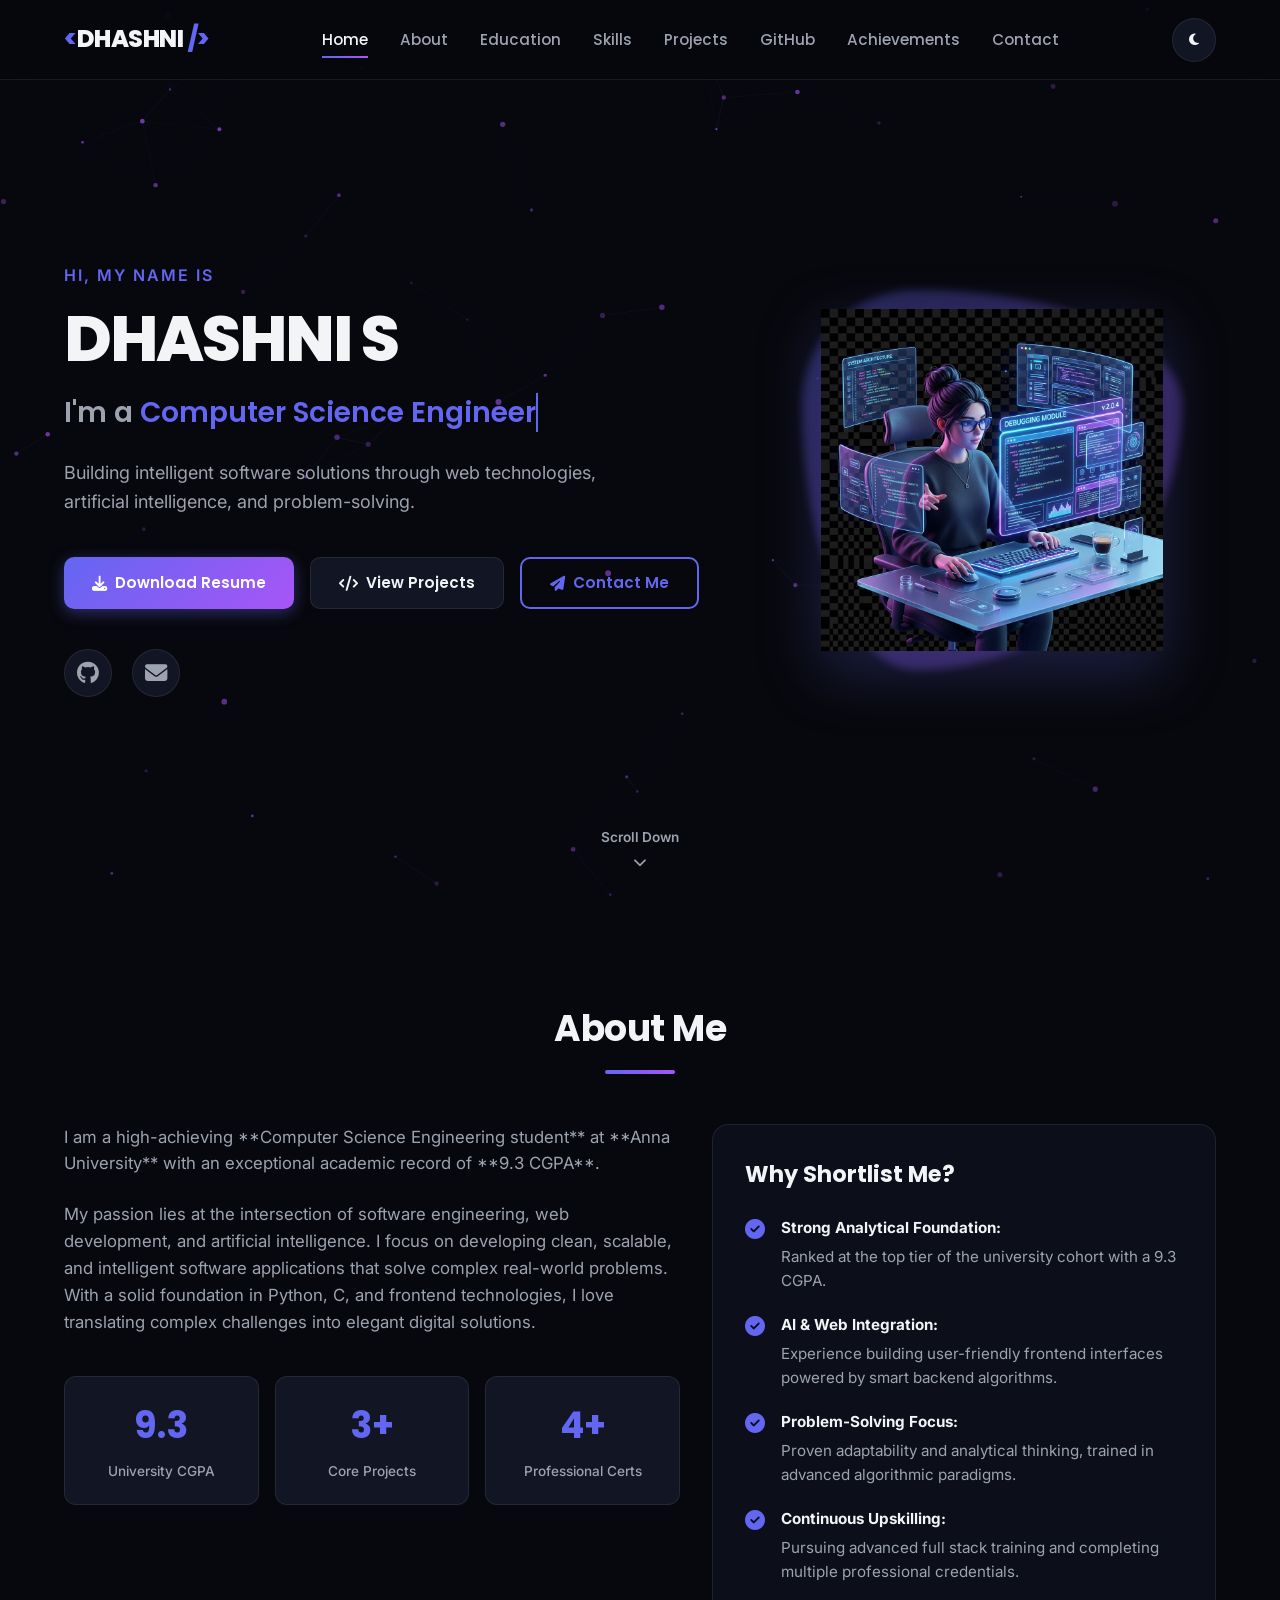
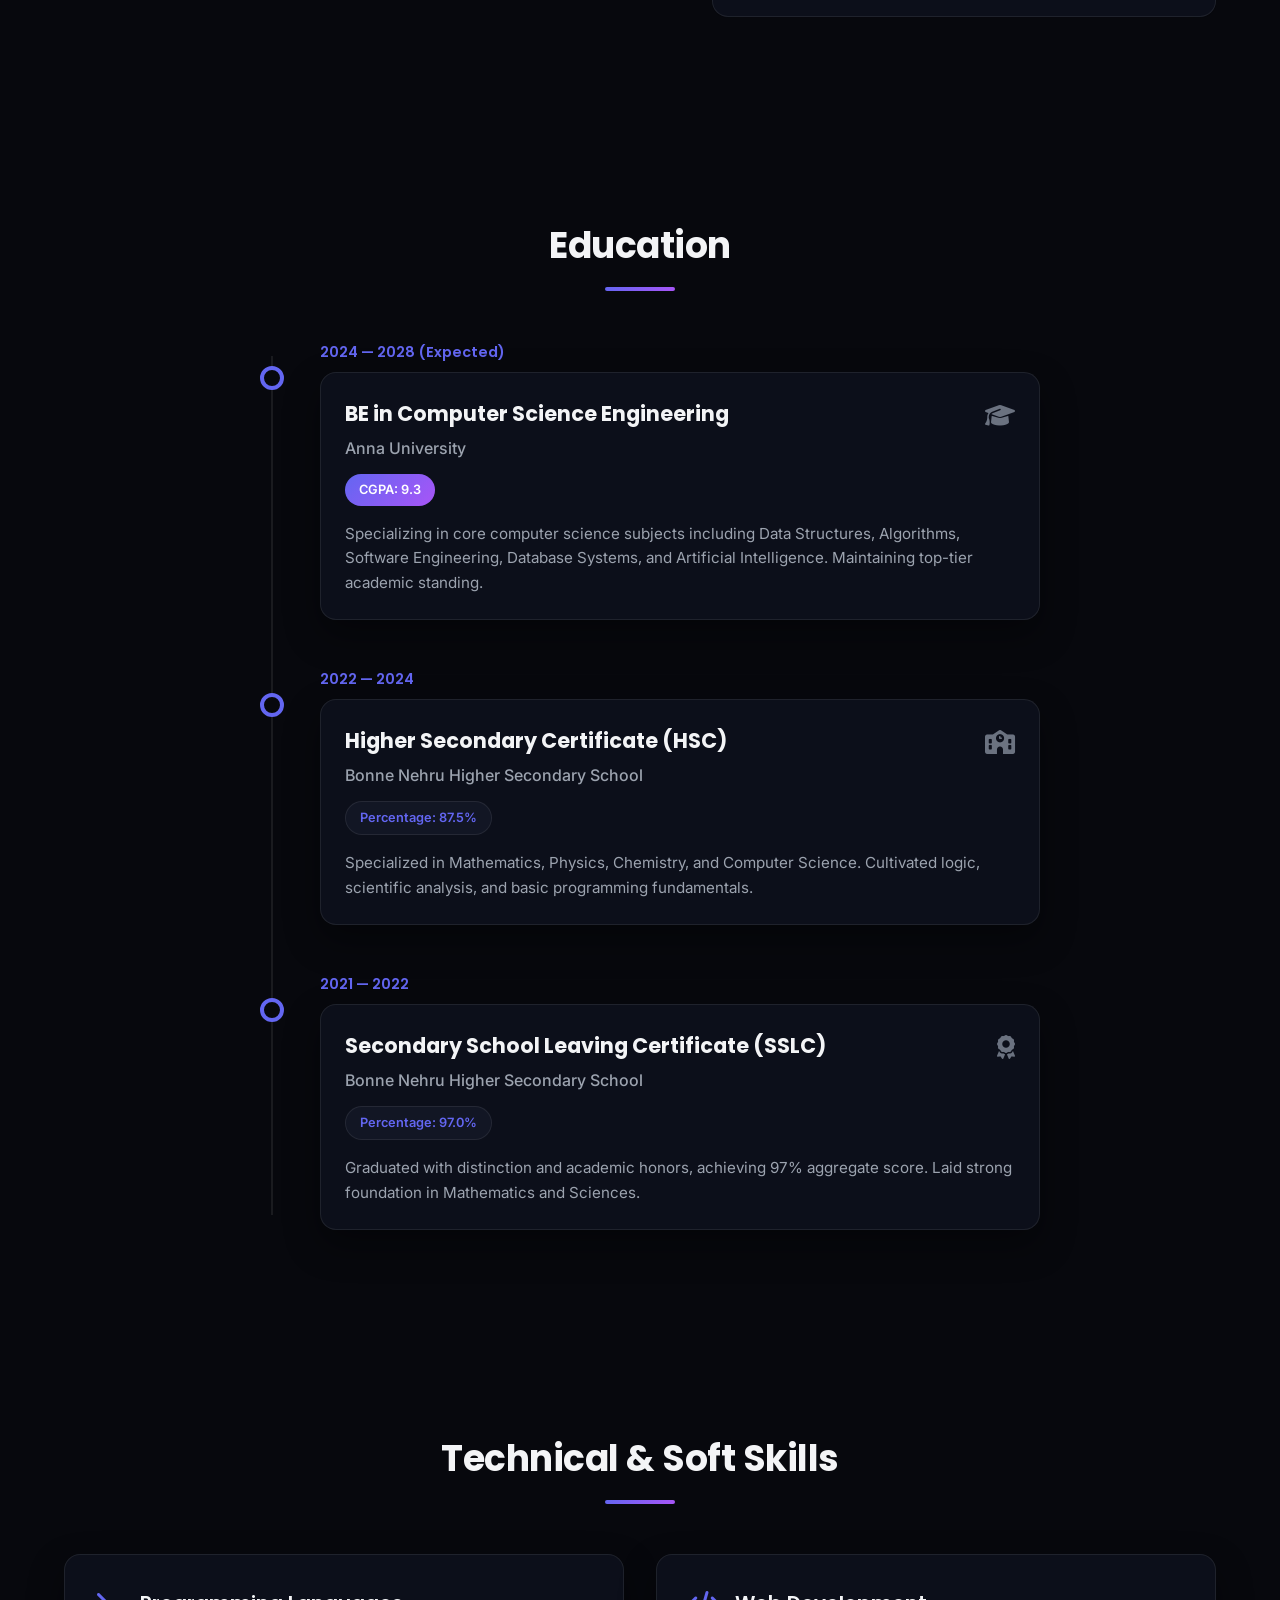
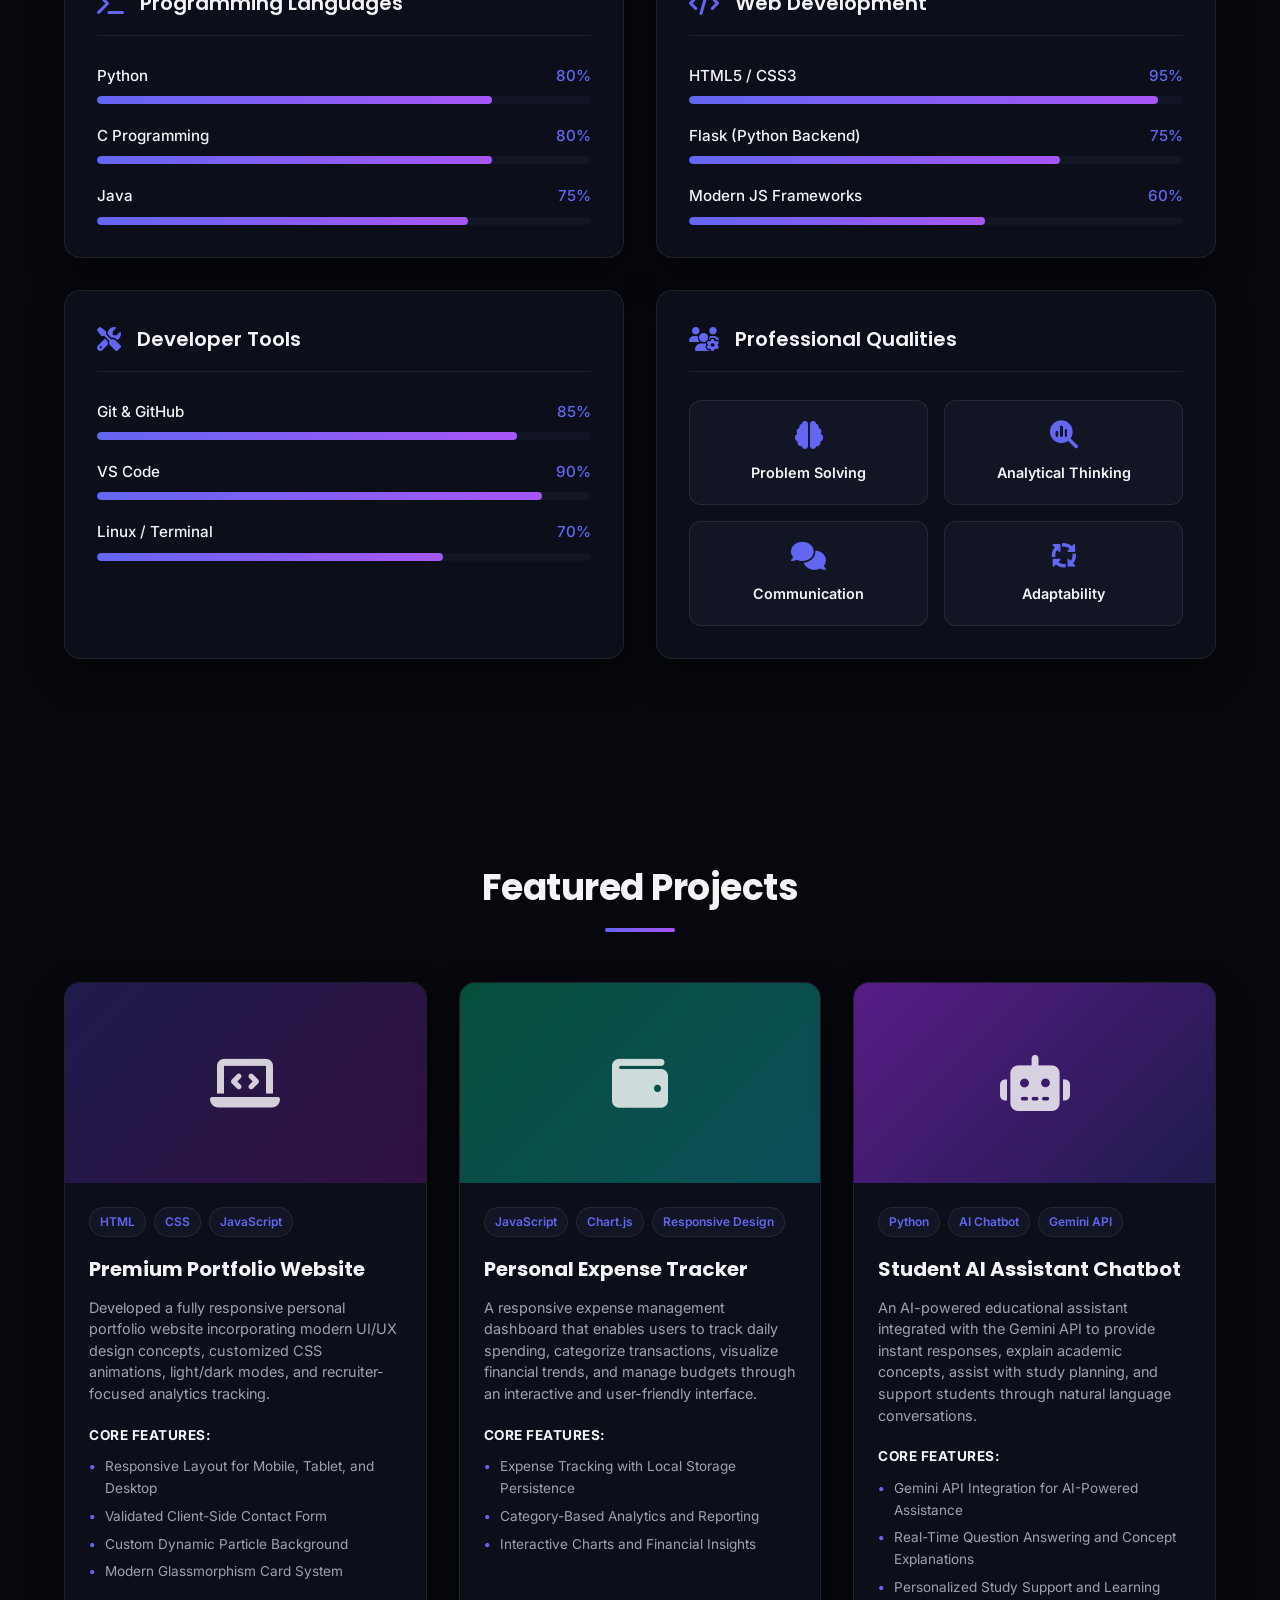
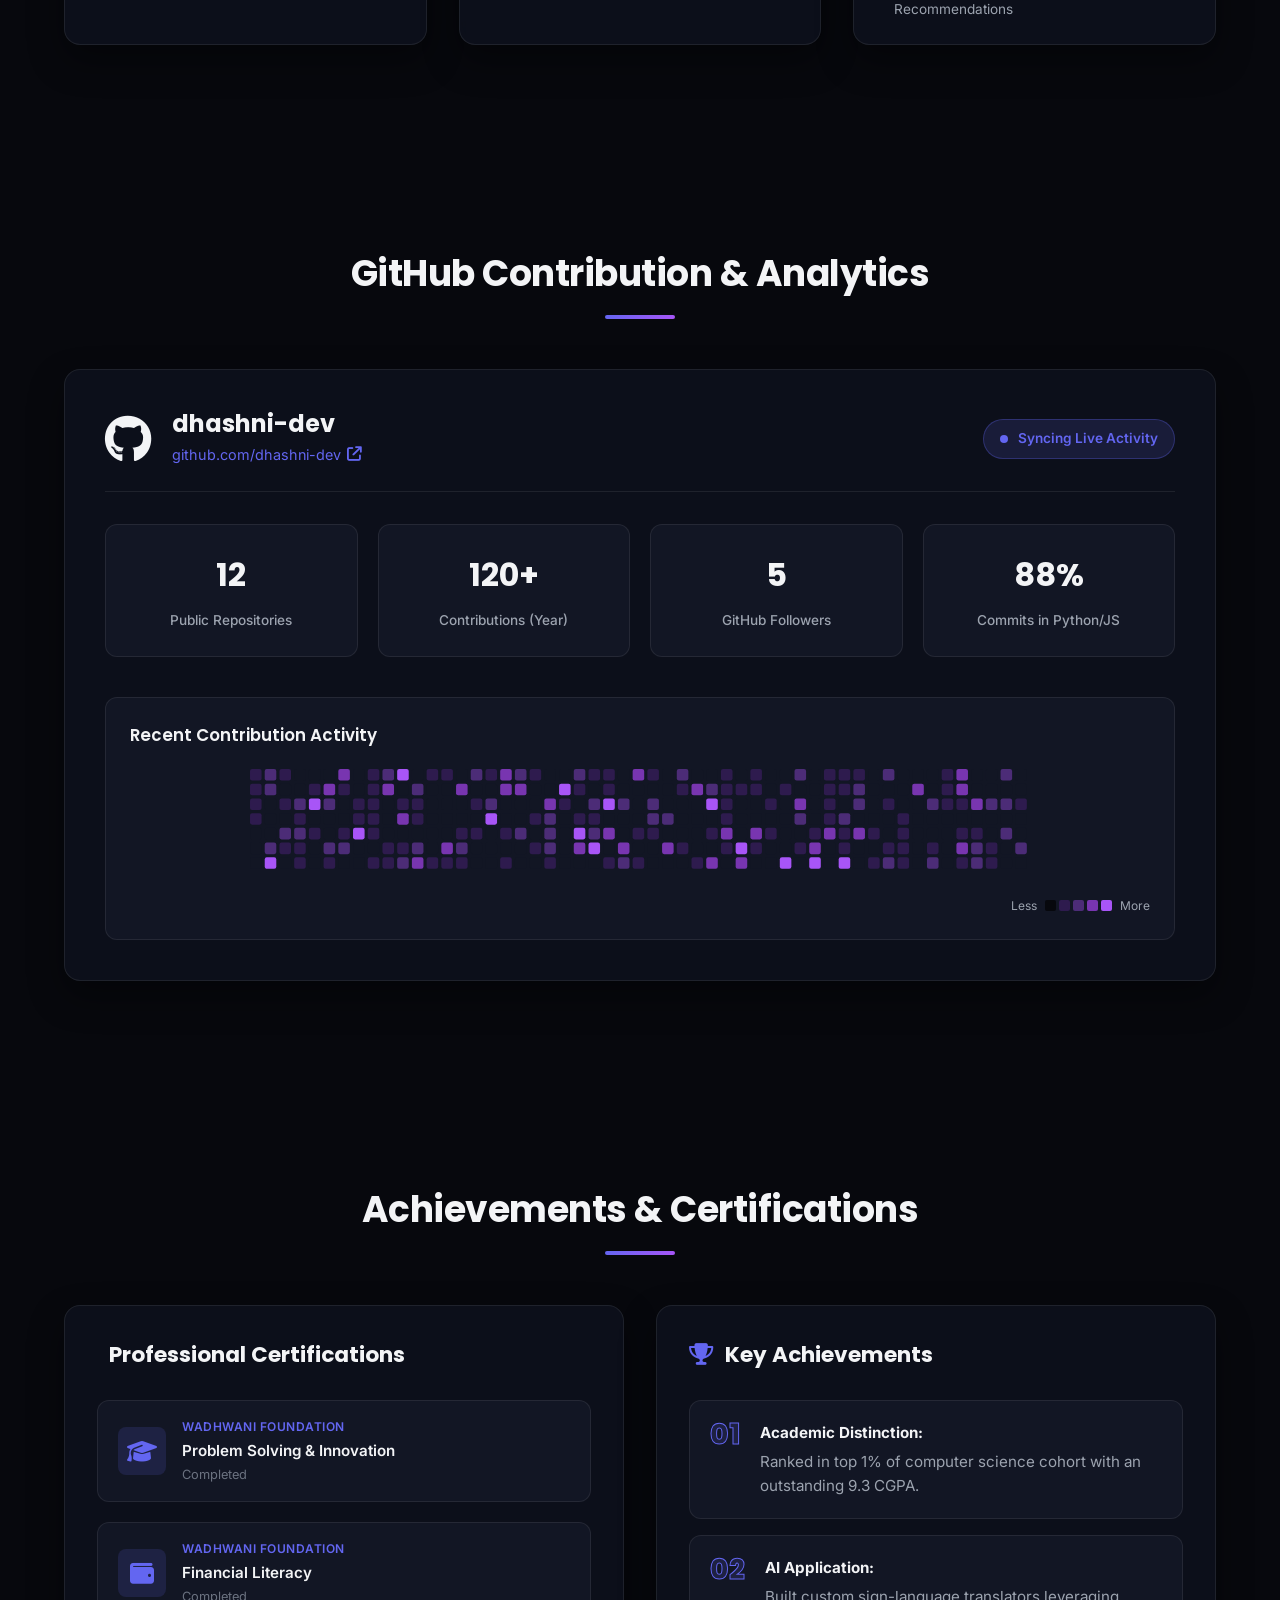
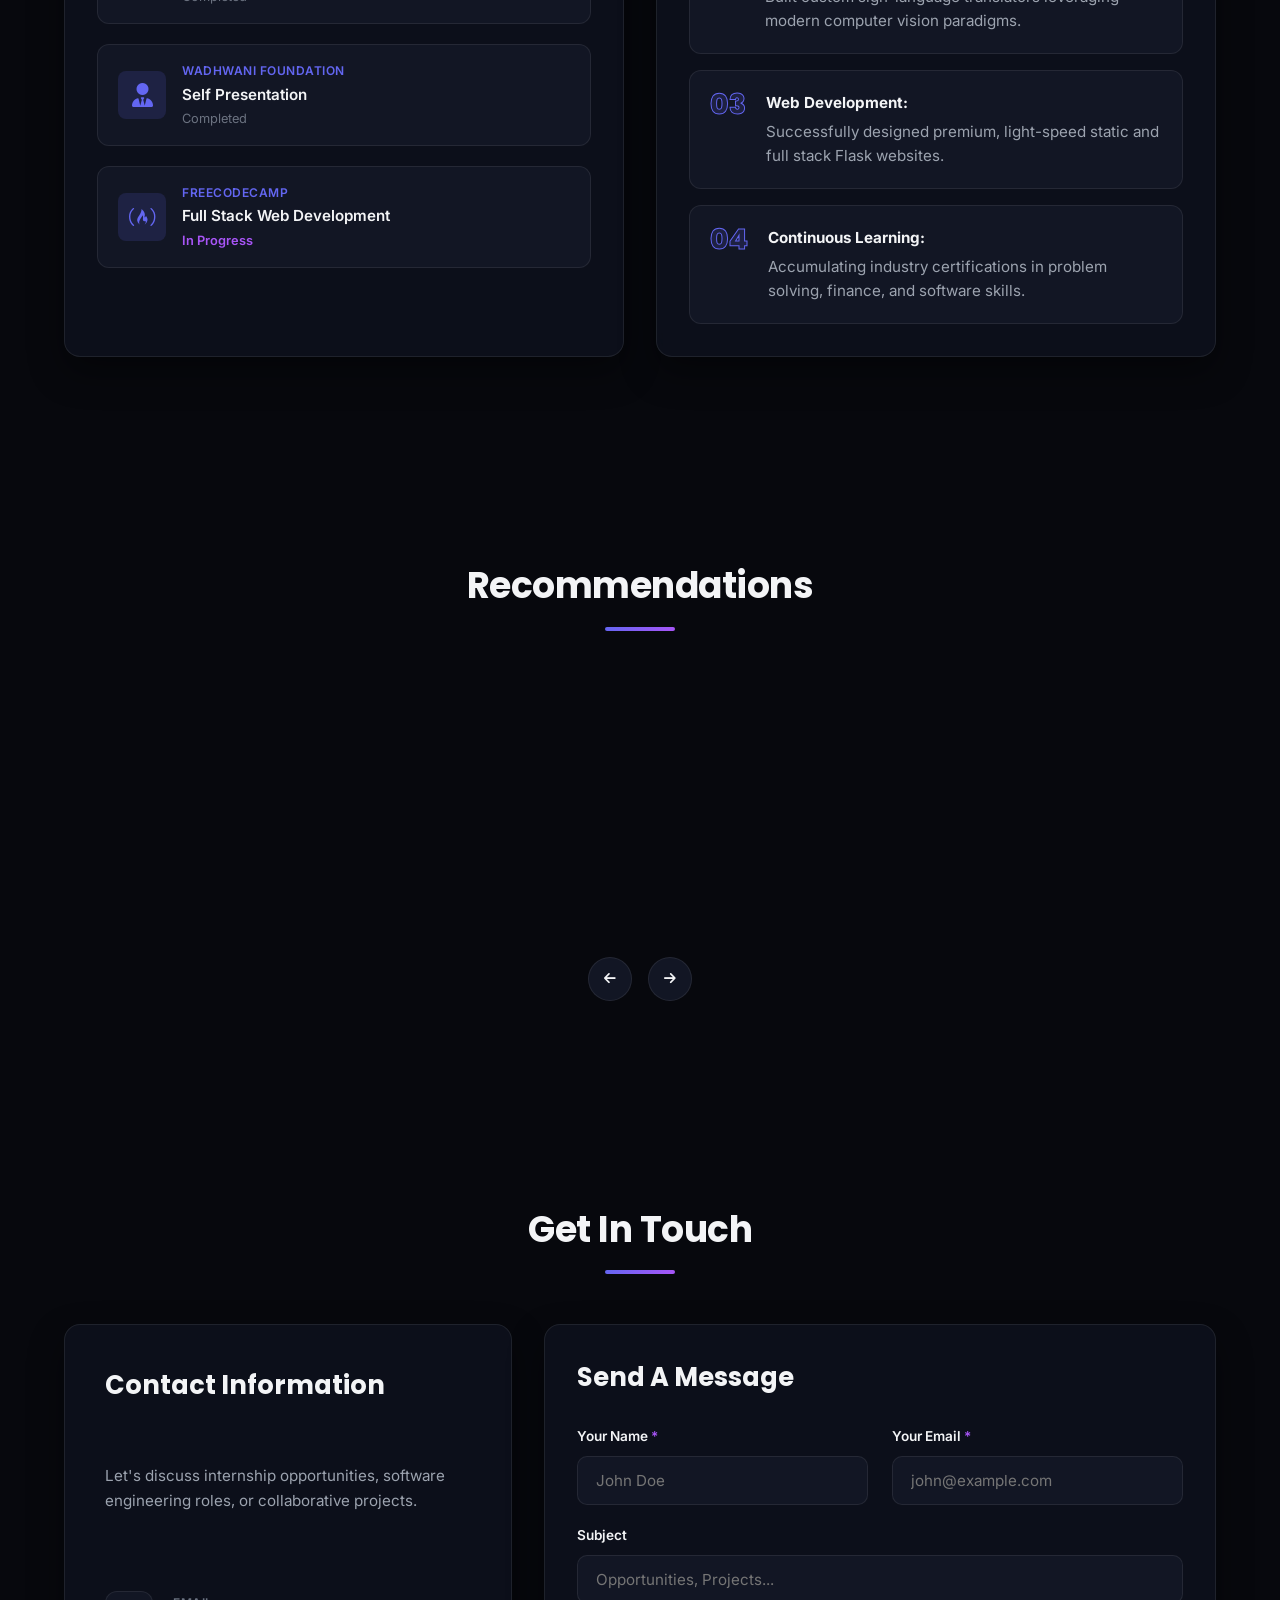
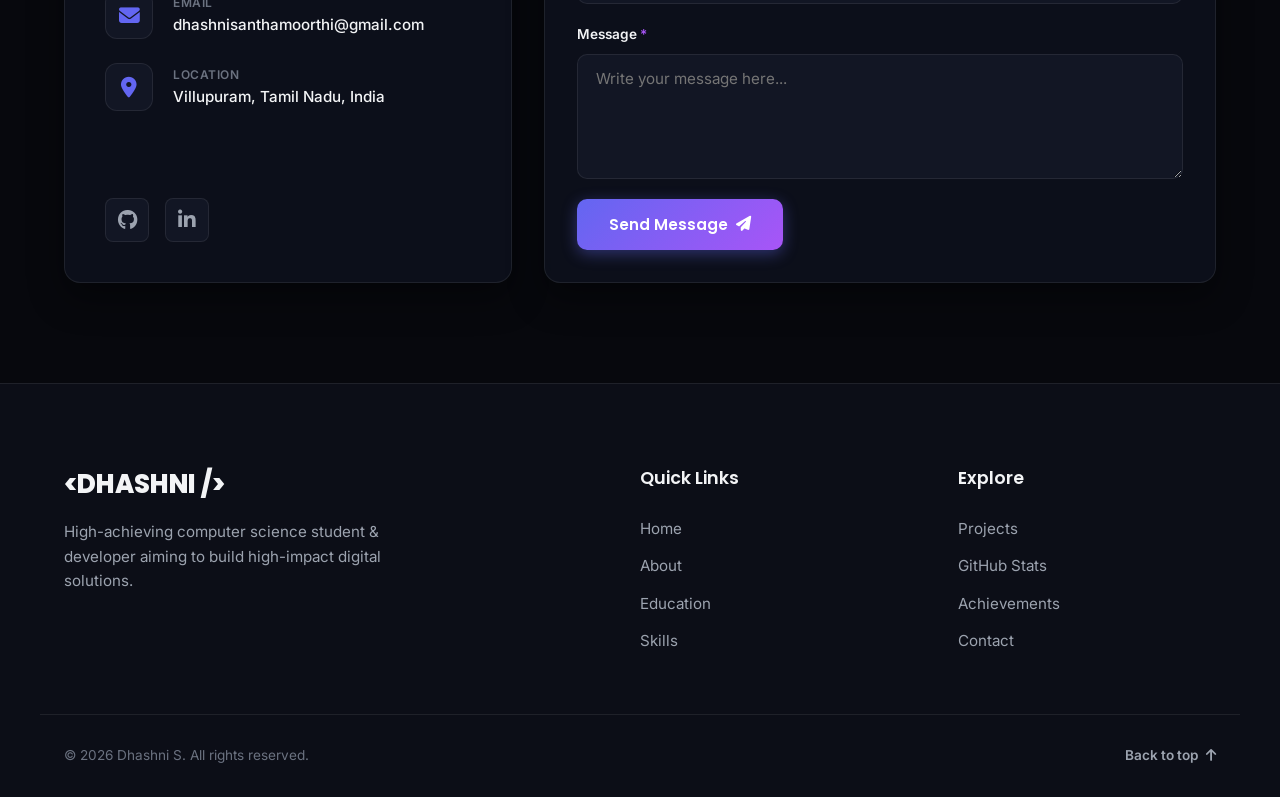
<file: index.html>
<!DOCTYPE html>
<html lang="en">
<head>
    <meta charset="UTF-8">
    <meta name="viewport" content="width=device-width, initial-scale=1.0">
    <title>Dhashni S | Software Engineer Portfolio</title>
    
    <!-- SEO Optimization -->
    <meta name="description" content="Portfolio of Dhashni S, Computer Science Engineering Student and Developer. Showcasing projects in Java, Python, Web Development, AI-powered applications, Flask, and Full Stack Development.">
    <meta name="keywords" content="Dhashni S, Dhashni, Portfolio, Computer Science Engineering Student, Java Developer, Python Developer, Web Developer, Full Stack Developer, Flask, Gemini API, AI Projects, HTML, CSS, JavaScript, GitHub Portfolio">
    <meta name="author" content="Dhashni S">
    
    <!-- Open Graph / Facebook -->
    <meta property="og:type" content="website">
    <meta property="og:url" content="https://dhashni-dev.github.io/portfolio">
    <meta property="og:title" content="Dhashni S | Software Engineer Portfolio">
    <meta property="og:description" content="Explore projects, education, and skills of Dhashni S, a high-achieving Computer Science Engineering student specializing in Web Development and AI.">
    <meta property="og:image" content="assets/developer_illustration.png">

    <!-- Twitter -->
    <meta property="twitter:card" content="summary_large_image">
    <meta property="twitter:url" content="https://dhashni-dev.github.io/portfolio">
    <meta property="twitter:title" content="Dhashni S | Software Engineer Portfolio">
    <meta property="twitter:description" content="Explore projects, education, and skills of Dhashni S, a high-achieving Computer Science Engineering student specializing in Web Development and AI.">
    <meta property="twitter:image" content="assets/developer_illustration.png">

    <!-- Fonts & Icons -->
    <link rel="preconnect" href="https://fonts.googleapis.com">
    <link rel="preconnect" href="https://fonts.gstatic.com" crossorigin>
    <link href="https://fonts.googleapis.com/css2?family=Inter:wght@300;400;500;600;700;800&family=Poppins:wght@300;400;500;600;700;800&display=swap" rel="stylesheet">
    <link rel="stylesheet" href="https://cdnjs.cloudflare.com/ajax/libs/font-awesome/6.4.0/css/all.min.css">
    
    <!-- Stylesheet -->
    <link rel="stylesheet" href="style.css">
</head>
<body class="dark-theme">

    <!-- Scroll Progress Bar -->
    <div class="scroll-progress-container">
        <div class="scroll-progress-bar" id="scroll-progress"></div>
    </div>

    <!-- Canvas Background for Particles -->
    <canvas id="particles-canvas"></canvas>

    <!-- Header / Navbar -->
    <header class="header" id="header">
        <div class="container nav-container">
            <a href="#home" class="logo">
                <span class="logo-accent">&lt;</span>DHASHNI<span class="logo-accent"> /&gt;</span>
            </a>
            
            <nav class="nav-menu" id="nav-menu">
                <button class="sidebar-close" id="sidebar-close" aria-label="Close navigation menu">
                    <i class="fa-solid fa-xmark"></i>
                </button>
                <ul class="nav-list">
                    <li><a href="#home" class="nav-link active-link">Home</a></li>
                    <li><a href="#about" class="nav-link">About</a></li>
                    <li><a href="#education" class="nav-link">Education</a></li>
                    <li><a href="#skills" class="nav-link">Skills</a></li>
                    <li><a href="#projects" class="nav-link">Projects</a></li>
                    <li><a href="#github" class="nav-link">GitHub</a></li>
                    <li><a href="#achievements" class="nav-link">Achievements</a></li>
                    <li><a href="#contact" class="nav-link">Contact</a></li>
                </ul>
            </nav>

            <div class="nav-actions">
                <!-- Theme Toggle Button -->
                <button class="theme-toggle" id="theme-toggle" aria-label="Toggle light/dark theme">
                    <i class="fa-solid fa-moon moon-icon"></i>
                    <i class="fa-solid fa-sun sun-icon"></i>
                </button>
                
                <!-- Mobile Menu Button -->
                <button class="mobile-menu-toggle" id="mobile-toggle" aria-label="Toggle navigation menu" aria-controls="nav-menu" aria-expanded="false">
                    <i class="fa-solid fa-bars"></i>
                </button>
            </div>
        </div>
    </header>

    <main>
        <!-- Hero Section -->
        <section class="section hero-section" id="home">
            <div class="container hero-container grid">
                <div class="hero-data">
                    <span class="hero-greeting">Hi, my name is</span>
                    <h1 class="hero-title">DHASHNI S</h1>
                    <h2 class="hero-subtitle">
                        I'm a <span class="typing-text" id="typing-text" data-words='["Computer Science Engineering Student", "Java & Python Developer", "Web Development Enthusiast", "AI Application Builder"]'></span>
                    </h2>
                    <p class="hero-description">
                        Building intelligent software solutions through web technologies, artificial intelligence, and problem-solving.
                    </p>
                    
                    <div class="hero-ctas">
                        <a href="assets/dhashni_resume.pdf" download="Dhashni_S_Resume.pdf" class="btn btn-primary">
                            <i class="fa-solid fa-download"></i> Download Resume
                        </a>
                        <a href="#projects" class="btn btn-secondary">
                            <i class="fa-solid fa-code"></i> View Projects
                        </a>
                        <a href="#contact" class="btn btn-outline">
                            <i class="fa-solid fa-paper-plane"></i> Contact Me
                        </a>
                    </div>

                    <div class="hero-socials">
                        <a href="https://github.com/dhashni-dev" target="_blank" rel="noopener" class="social-icon" aria-label="GitHub">
                            <i class="fa-brands fa-github"></i>
                        </a>
                        <a href="mailto:dhashnisanthamoorthi@gmail.com" class="social-icon" aria-label="Email">
                            <i class="fa-solid fa-envelope"></i>
                        </a>
                    </div>
                </div>

                <div class="hero-visual">
                    <div class="hero-blob-wrapper">
                        <div class="hero-blob"></div>
                        <img src="assets/developer_illustration.png" alt="Dhashni S Developer Illustration" class="hero-img">
                    </div>
                </div>
            </div>
            
            <a href="#about" class="scroll-down-indicator" aria-label="Scroll down to About section">
                <span>Scroll Down</span>
                <i class="fa-solid fa-chevron-down"></i>
            </a>
        </section>

        <!-- About Section -->
        <section class="section about-section" id="about">
            <div class="container">
                <h2 class="section-title text-center">About Me</h2>
                <div class="title-underline"></div>
                
                <div class="about-container grid">
                    <div class="about-content">
                        <p class="about-text">
                            I am a high-achieving **Computer Science Engineering student** at **Anna University** with an exceptional academic record of **9.3 CGPA**.
                        </p>
                        <p class="about-text">
                            My passion lies at the intersection of software engineering, web development, and artificial intelligence. I focus on developing clean, scalable, and intelligent software applications that solve complex real-world problems. With a solid foundation in Python, C, and frontend technologies, I love translating complex challenges into elegant digital solutions.
                        </p>
                        
                        <div class="about-stats grid">
                            <div class="stat-card">
                                <span class="stat-number">9.3</span>
                                <span class="stat-label">University CGPA</span>
                            </div>
                            <div class="stat-card">
                                <span class="stat-number">3+</span>
                                <span class="stat-label">Core Projects</span>
                            </div>
                            <div class="stat-card">
                                <span class="stat-number">4+</span>
                                <span class="stat-label">Professional Certs</span>
                            </div>
                        </div>
                    </div>
                    
                    <div class="about-key-features">
                        <h3 class="about-subtitle">Why Shortlist Me?</h3>
                        <ul class="features-list">
                            <li>
                                <i class="fa-solid fa-circle-check feature-icon"></i>
                                <div>
                                    <strong>Strong Analytical Foundation:</strong> Ranked at the top tier of the university cohort with a 9.3 CGPA.
                                </div>
                            </li>
                            <li>
                                <i class="fa-solid fa-circle-check feature-icon"></i>
                                <div>
                                    <strong>AI & Web Integration:</strong> Experience building user-friendly frontend interfaces powered by smart backend algorithms.
                                </div>
                            </li>
                            <li>
                                <i class="fa-solid fa-circle-check feature-icon"></i>
                                <div>
                                    <strong>Problem-Solving Focus:</strong> Proven adaptability and analytical thinking, trained in advanced algorithmic paradigms.
                                </div>
                            </li>
                            <li>
                                <i class="fa-solid fa-circle-check feature-icon"></i>
                                <div>
                                    <strong>Continuous Upskilling:</strong> Pursuing advanced full stack training and completing multiple professional credentials.
                                </div>
                            </li>
                        </ul>
                    </div>
                </div>
            </div>
        </section>

        <!-- Education Section -->
        <section class="section education-section" id="education">
            <div class="container">
                <h2 class="section-title text-center">Education</h2>
                <div class="title-underline"></div>
                
                <div class="timeline-container">
                    <!-- Education Item 1 -->
                    <div class="timeline-item">
                        <div class="timeline-dot"></div>
                        <div class="timeline-date">2024 — 2028 (Expected)</div>
                        <div class="timeline-content card">
                            <div class="timeline-icon">
                                <i class="fa-solid fa-graduation-cap"></i>
                            </div>
                            <h3 class="timeline-title">BE in Computer Science Engineering</h3>
                            <h4 class="timeline-institution">Anna University</h4>
                            <div class="timeline-grade">
                                <span class="badge badge-accent">CGPA: 9.3</span>
                            </div>
                            <p class="timeline-desc">
                                Specializing in core computer science subjects including Data Structures, Algorithms, Software Engineering, Database Systems, and Artificial Intelligence. Maintaining top-tier academic standing.
                            </p>
                        </div>
                    </div>

                    <!-- Education Item 2 -->
                    <div class="timeline-item">
                        <div class="timeline-dot"></div>
                        <div class="timeline-date">2022 — 2024</div>
                        <div class="timeline-content card">
                            <div class="timeline-icon">
                                <i class="fa-solid fa-school"></i>
                            </div>
                            <h3 class="timeline-title">Higher Secondary Certificate (HSC)</h3>
                            <h4 class="timeline-institution">Bonne Nehru Higher Secondary School</h4>
                            <div class="timeline-grade">
                                <span class="badge">Percentage: 87.5%</span>
                            </div>
                            <p class="timeline-desc">
                                Specialized in Mathematics, Physics, Chemistry, and Computer Science. Cultivated logic, scientific analysis, and basic programming fundamentals.
                            </p>
                        </div>
                    </div>

                    <!-- Education Item 3 -->
                    <div class="timeline-item">
                        <div class="timeline-dot"></div>
                        <div class="timeline-date">2021 — 2022</div>
                        <div class="timeline-content card">
                            <div class="timeline-icon">
                                <i class="fa-solid fa-award"></i>
                            </div>
                            <h3 class="timeline-title">Secondary School Leaving Certificate (SSLC)</h3>
                            <h4 class="timeline-institution">Bonne Nehru Higher Secondary School</h4>
                            <div class="timeline-grade">
                                <span class="badge">Percentage: 97.0%</span>
                            </div>
                            <p class="timeline-desc">
                                Graduated with distinction and academic honors, achieving 97% aggregate score. Laid strong foundation in Mathematics and Sciences.
                            </p>
                        </div>
                    </div>
                </div>
            </div>
        </section>

        <!-- Skills Section -->
        <section class="section skills-section" id="skills">
            <div class="container">
                <h2 class="section-title text-center">Technical & Soft Skills</h2>
                <div class="title-underline"></div>
                
                <div class="skills-container grid">
                    <!-- Programming Languages -->
                    <div class="skills-category-card card">
                        <div class="category-header">
                            <i class="fa-solid fa-terminal category-icon"></i>
                            <h3 class="category-title">Programming Languages</h3>
                        </div>
                        <div class="skills-list">
                            <div class="skill-item">
                                <div class="skill-info">
                                    <span class="skill-name">Python</span>
                                    <span class="skill-percentage">80%</span>
                                </div>
                                <div class="skill-bar-bg">
                                    <div class="skill-bar-fill" data-progress="80%"></div>
                                </div>
                            </div>
                            <div class="skill-item">
                                <div class="skill-info">
                                    <span class="skill-name">C Programming</span>
                                    <span class="skill-percentage">80%</span>
                                </div>
                                <div class="skill-bar-bg">
                                    <div class="skill-bar-fill" data-progress="80%"></div>
                                </div>
                            </div>
                            <div class="skill-item">
                                <div class="skill-info">
                                    <span class="skill-name">Java</span>
                                    <span class="skill-percentage">75%</span>
                                </div>
                                <div class="skill-bar-bg">
                                    <div class="skill-bar-fill" data-progress="75%"></div>
                                </div>
                            </div>
                        </div>
                    </div>

                    <!-- Web Development -->
                    <div class="skills-category-card card">
                        <div class="category-header">
                            <i class="fa-solid fa-code category-icon"></i>
                            <h3 class="category-title">Web Development</h3>
                        </div>
                        <div class="skills-list">
                            <div class="skill-item">
                                <div class="skill-info">
                                    <span class="skill-name">HTML5 / CSS3</span>
                                    <span class="skill-percentage">95%</span>
                                </div>
                                <div class="skill-bar-bg">
                                    <div class="skill-bar-fill" data-progress="95%"></div>
                                </div>
                            </div>
                            <div class="skill-item">
                                <div class="skill-info">
                                    <span class="skill-name">Flask (Python Backend)</span>
                                    <span class="skill-percentage">75%</span>
                                </div>
                                <div class="skill-bar-bg">
                                    <div class="skill-bar-fill" data-progress="75%"></div>
                                </div>
                            </div>
                            <div class="skill-item">
                                <div class="skill-info">
                                    <span class="skill-name">Modern JS Frameworks</span>
                                    <span class="skill-percentage">60%</span>
                                </div>
                                <div class="skill-bar-bg">
                                    <div class="skill-bar-fill" data-progress="60%"></div>
                                </div>
                            </div>
                        </div>
                    </div>

                    <!-- Tools & Platforms -->
                    <div class="skills-category-card card">
                        <div class="category-header">
                            <i class="fa-solid fa-screwdriver-wrench category-icon"></i>
                            <h3 class="category-title">Developer Tools</h3>
                        </div>
                        <div class="skills-list">
                            <div class="skill-item">
                                <div class="skill-info">
                                    <span class="skill-name">Git & GitHub</span>
                                    <span class="skill-percentage">85%</span>
                                </div>
                                <div class="skill-bar-bg">
                                    <div class="skill-bar-fill" data-progress="85%"></div>
                                </div>
                            </div>
                            <div class="skill-item">
                                <div class="skill-info">
                                    <span class="skill-name">VS Code</span>
                                    <span class="skill-percentage">90%</span>
                                </div>
                                <div class="skill-bar-bg">
                                    <div class="skill-bar-fill" data-progress="90%"></div>
                                </div>
                            </div>
                            <div class="skill-item">
                                <div class="skill-info">
                                    <span class="skill-name">Linux / Terminal</span>
                                    <span class="skill-percentage">70%</span>
                                </div>
                                <div class="skill-bar-bg">
                                    <div class="skill-bar-fill" data-progress="70%"></div>
                                </div>
                            </div>
                        </div>
                    </div>

                    <!-- Soft Skills -->
                    <div class="skills-category-card card">
                        <div class="category-header">
                            <i class="fa-solid fa-users-gear category-icon"></i>
                            <h3 class="category-title">Professional Qualities</h3>
                        </div>
                        <div class="soft-skills-grid">
                            <div class="soft-skill-badge">
                                <i class="fa-solid fa-brain"></i>
                                <span>Problem Solving</span>
                            </div>
                            <div class="soft-skill-badge">
                                <i class="fa-solid fa-magnifying-glass-chart"></i>
                                <span>Analytical Thinking</span>
                            </div>
                            <div class="soft-skill-badge">
                                <i class="fa-solid fa-comments"></i>
                                <span>Communication</span>
                            </div>
                            <div class="soft-skill-badge">
                                <i class="fa-solid fa-arrows-spin"></i>
                                <span>Adaptability</span>
                            </div>
                        </div>
                    </div>
                </div>
            </div>
        </section>

        <!-- Projects Section -->
        <section class="section projects-section" id="projects">
            <div class="container">
                <h2 class="section-title text-center">Featured Projects</h2>
                <div class="title-underline"></div>
                
                <div class="projects-grid grid">
                    <!-- Project 1 -->
                    <article class="project-card card">
                        <div class="project-img-wrapper">
                            <div class="project-overlay">
                                <a href="https://github.com/dhashni-dev/portfolio" target="_blank" rel="noopener" class="project-link-btn" aria-label="View Project Source Code">
                                    <i class="fa-brands fa-github"></i> Source Code
                                </a>
                            </div>
                            <div class="project-img-placeholder dev-portfolio-bg">
                                <i class="fa-solid fa-laptop-code"></i>
                            </div>
                        </div>
                        
                        <div class="project-info">
                            <div class="project-tags">
                                <span class="project-tag">HTML</span>
                                <span class="project-tag">CSS</span>
                                <span class="project-tag">JavaScript</span>
                            </div>
                            <h3 class="project-title">Premium Portfolio Website</h3>
                            <p class="project-description">
                                Developed a fully responsive personal portfolio website incorporating modern UI/UX design concepts, customized CSS animations, light/dark modes, and recruiter-focused analytics tracking.
                            </p>
                            
                            <h4 class="project-features-title">Core Features:</h4>
                            <ul class="project-features">
                                <li>Responsive Layout for Mobile, Tablet, and Desktop</li>
                                <li>Validated Client-Side Contact Form</li>
                                <li>Custom Dynamic Particle Background</li>
                                <li>Modern Glassmorphism Card System</li>
                            </ul>
                        </div>
                    </article>

                    <!-- Project 2 -->
                    <article class="project-card card">
                        <div class="project-img-wrapper">
                            <div class="project-overlay">
                                <a href="https://github.com/dhashni-dev/finance-tracker" target="_blank" rel="noopener" class="project-link-btn" aria-label="View Project Source Code">
                                    <i class="fa-brands fa-github"></i> Source Code
                                </a>
                            </div>
                            <div class="project-img-placeholder expense-tracker-bg">
                              <i class="fa-solid fa-wallet"></i>
                            </div>
                        </div>
                        <div class="project-info">
                           <div class="project-tags">
                             <span class="project-tag">JavaScript</span>
                             <span class="project-tag">Chart.js</span>
                             <span class="project-tag">Responsive Design</span>
                            </div>

                            <h3 class="project-title">Personal Expense Tracker</h3>

                            <p class="project-description">
                              A responsive expense management dashboard that enables users to track daily spending, categorize transactions, visualize financial trends, and manage budgets through an interactive and user-friendly interface.
                            </p>

                            <h4 class="project-features-title">Core Features:</h4>
                            <ul class="project-features">
                                <li>Expense Tracking with Local Storage Persistence</li>
                                <li>Category-Based Analytics and Reporting</li>
                                <li>Interactive Charts and Financial Insights</li>
                            </ul>
                        </div>
                    </article>
                    <!-- Project 3 -->
                    <article class="project-card card">
                        <div class="project-img-wrapper">
                            <div class="project-overlay">
                                <a href="https://github.com/dhashni-dev/student-ai-assistant" target="_blank" rel="noopener" class="project-link-btn" aria-label="View Project Source Code">
                                    <i class="fa-brands fa-github"></i> Source Code
                                </a>
                            </div>
                            <div class="project-img-placeholder student-bot-bg">
                                <i class="fa-solid fa-robot"></i>
                            </div>
                        </div>
                        
                        <div class="project-info">
                            <div class="project-tags">
                                <span class="project-tag">Python</span>
                                <span class="project-tag">AI Chatbot</span>
                                <span class="project-tag">Gemini API</span>
                            </div>
                            <h3 class="project-title">Student AI Assistant Chatbot</h3>
                            <p class="project-description">
                                An AI-powered educational assistant integrated with the Gemini API to provide instant responses, explain academic concepts, assist with study planning, and support students through natural language conversations.
                            </p>
                            
                            <h4 class="project-features-title">Core Features:</h4>
                            <ul class="project-features">
                                <li>Gemini API Integration for AI-Powered Assistance</li>
                                <li>Real-Time Question Answering and Concept Explanations</li>
                                <li>Personalized Study Support and Learning Recommendations</li>
                            </ul>
                        </div>
                    </article>
                </div>
            </div>
        </section>

        <!-- GitHub Activity Section -->
        <section class="section github-section" id="github">
            <div class="container">
                <h2 class="section-title text-center">GitHub Contribution & Analytics</h2>
                <div class="title-underline"></div>
                
                <div class="github-container card">
                    <div class="github-header grid">
                        <div class="github-profile-info">
                            <i class="fa-brands fa-github github-main-icon"></i>
                            <div>
                                <h3 class="github-username">dhashni-dev</h3>
                                <a href="https://github.com/dhashni-dev" target="_blank" rel="noopener" class="github-link">
                                    github.com/dhashni-dev <i class="fa-solid fa-arrow-up-right-from-square"></i>
                                </a>
                            </div>
                        </div>
                        
                        <div class="github-live-badge">
                            <span class="pulse-indicator"></span>
                            <span>Syncing Live Activity</span>
                        </div>
                    </div>

                    <div class="github-stats-grid grid">
                        <div class="github-stat-box">
                            <span class="github-stat-num" id="github-repos">--</span>
                            <span class="github-stat-lbl">Public Repositories</span>
                        </div>
                        <div class="github-stat-box">
                            <span class="github-stat-num" id="github-contributions">120+</span>
                            <span class="github-stat-lbl">Contributions (Year)</span>
                        </div>
                        <div class="github-stat-box">
                            <span class="github-stat-num" id="github-followers">--</span>
                            <span class="github-stat-lbl">GitHub Followers</span>
                        </div>
                        <div class="github-stat-box">
                            <span class="github-stat-num">88%</span>
                            <span class="github-stat-lbl">Commits in Python/JS</span>
                        </div>
                    </div>

                    <!-- Git Activity Graph (Dynamic SVG Mock) -->
                    <div class="github-graph-container">
                        <h4 class="graph-title">Recent Contribution Activity</h4>
                        <div class="github-graph-wrapper" id="github-graph">
                            <!-- Populated dynamically via JS -->
                        </div>
                        <div class="graph-legend">
                            <span>Less</span>
                            <div class="legend-cells">
                                <div class="cell level-0"></div>
                                <div class="cell level-1"></div>
                                <div class="cell level-2"></div>
                                <div class="cell level-3"></div>
                                <div class="cell level-4"></div>
                            </div>
                            <span>More</span>
                        </div>
                    </div>
                </div>
            </div>
        </section>

        <!-- Certifications & Achievements Section -->
        <section class="section achievements-section" id="achievements">
            <div class="container">
                <h2 class="section-title text-center">Achievements & Certifications</h2>
                <div class="title-underline"></div>
                
                <div class="achievements-container grid">
                    <!-- Certifications Group -->
                    <div class="certs-group card">
                        <h3 class="group-title">
                            <i class="fa-solid fa-circle-award"></i> Professional Certifications
                        </h3>
                        
                        <ul class="certs-list">
                            <li>
                                <div class="cert-icon">
                                    <i class="fa-solid fa-graduation-cap"></i>
                                </div>
                                <div class="cert-info">
                                    <span class="cert-org">Wadhwani Foundation</span>
                                    <span class="cert-name">Problem Solving & Innovation</span>
                                    <span class="cert-date">Completed</span>
                                </div>
                            </li>
                            <li>
                                <div class="cert-icon">
                                    <i class="fa-solid fa-wallet"></i>
                                </div>
                                <div class="cert-info">
                                    <span class="cert-org">Wadhwani Foundation</span>
                                    <span class="cert-name">Financial Literacy</span>
                                    <span class="cert-date">Completed</span>
                                </div>
                            </li>
                            <li>
                                <div class="cert-icon">
                                    <i class="fa-solid fa-user-tie"></i>
                                </div>
                                <div class="cert-info">
                                    <span class="cert-org">Wadhwani Foundation</span>
                                    <span class="cert-name">Self Presentation</span>
                                    <span class="cert-date">Completed</span>
                                </div>
                            </li>
                            <li>
                                <div class="cert-icon">
                                    <i class="fa-brands fa-free-code-camp"></i>
                                </div>
                                <div class="cert-info">
                                    <span class="cert-org">freeCodeCamp</span>
                                    <span class="cert-name">Full Stack Web Development</span>
                                    <span class="cert-date font-accent">In Progress</span>
                                </div>
                            </li>
                        </ul>
                    </div>

                    <!-- Achievements Group -->
                    <div class="achieve-group card">
                        <h3 class="group-title">
                            <i class="fa-solid fa-trophy"></i> Key Achievements
                        </h3>
                        
                        <div class="achievements-grid-list">
                            <div class="achievement-item">
                                <div class="achievement-num">01</div>
                                <div class="achievement-text">
                                    <strong>Academic Distinction:</strong> Ranked in top 1% of computer science cohort with an outstanding 9.3 CGPA.
                                </div>
                            </div>
                            <div class="achievement-item">
                                <div class="achievement-num">02</div>
                                <div class="achievement-text">
                                    <strong>AI Application:</strong> Built custom sign-language translators leveraging modern computer vision paradigms.
                                </div>
                            </div>
                            <div class="achievement-item">
                                <div class="achievement-num">03</div>
                                <div class="achievement-text">
                                    <strong>Web Development:</strong> Successfully designed premium, light-speed static and full stack Flask websites.
                                </div>
                            </div>
                            <div class="achievement-item">
                                <div class="achievement-num">04</div>
                                <div class="achievement-text">
                                    <strong>Continuous Learning:</strong> Accumulating industry certifications in problem solving, finance, and software skills.
                                </div>
                            </div>
                        </div>
                    </div>
                </div>
            </div>
        </section>

        <!-- Testimonials Section -->
        <section class="section testimonials-section" id="testimonials">
            <div class="container">
                <h2 class="section-title text-center">Recommendations</h2>
                <div class="title-underline"></div>
                
                <div class="testimonials-slider-container">
                    <div class="testimonials-wrapper">
                        <!-- Testimonial 1 -->
                        <div class="testimonial-card card">
                            <div class="quote-mark"><i class="fa-solid fa-quote-left"></i></div>
                            <p class="testimonial-text">
                                Dhashni is an exceptionally bright and detail-oriented student. Her academic rating of 9.3 CGPA is a direct reflection of her logical clarity and commitment to solving complex computer science problems.
                            </p>
                            <div class="testimonial-author">
                                <div class="author-avatar"><i class="fa-solid fa-user-graduate"></i></div>
                                <div class="author-details">
                                    <span class="author-name">Academic Mentor</span>
                                    <span class="author-title">Senior Professor, Anna University</span>
                                </div>
                            </div>
                        </div>

                        <!-- Testimonial 2 -->
                        <div class="testimonial-card card">
                            <div class="quote-mark"><i class="fa-solid fa-quote-left"></i></div>
                            <p class="testimonial-text">
                                Working with Dhashni on engineering projects was refreshing. She brings quick adaptability and excellent communication, translating complex algorithmic logic into working application features effortlessly.
                            </p>
                            <div class="testimonial-author">
                                <div class="author-avatar"><i class="fa-solid fa-laptop-code"></i></div>
                                <div class="author-details">
                                    <span class="author-name">Project Partner</span>
                                    <span class="author-title">Computer Science Peer</span>
                                </div>
                            </div>
                        </div>
                    </div>
                    
                    <div class="slider-controls">
                        <button class="slider-btn prev-btn" aria-label="Previous recommendation"><i class="fa-solid fa-arrow-left"></i></button>
                        <button class="slider-btn next-btn" aria-label="Next recommendation"><i class="fa-solid fa-arrow-right"></i></button>
                    </div>
                </div>
            </div>
        </section>

        <!-- Contact Section -->
        <section class="section contact-section" id="contact">
            <div class="container">
                <h2 class="section-title text-center">Get In Touch</h2>
                <div class="title-underline"></div>
                
                <div class="contact-container grid">
                    <div class="contact-info card">
                        <h3>Contact Information</h3>
                        <p class="contact-intro">Let's discuss internship opportunities, software engineering roles, or collaborative projects.</p>
                        
                        <ul class="contact-details-list">
                            <li>
                                <i class="fa-solid fa-envelope contact-detail-icon"></i>
                                <div>
                                    <span class="contact-label">Email</span>
                                    <a href="mailto:dhashnisanthamoorthi@gmail.com" class="contact-value">dhashnisanthamoorthi@gmail.com</a>
                                </div>
                            </li>
                            <li>
                                <i class="fa-solid fa-location-dot contact-detail-icon"></i>
                                <div>
                                    <span class="contact-label">Location</span>
                                    <span class="contact-value">Villupuram, Tamil Nadu, India</span>
                                </div>
                            </li>
                        </ul>
                        
                        <div class="contact-social-footer">
                            <a href="https://github.com/dhashni-dev" target="_blank" rel="noopener" aria-label="GitHub"><i class="fa-brands fa-github"></i></a>
                            <a href="https://www.linkedin.com/in/dhashni-s-87b59932b?utm_source=share_via&utm_content=profile&utm_medium=member_android" target="_blank" rel="noopener" aria-label="LinkedIn"><i class="fa-brands fa-linkedin-in"></i></a>
                        </div>
                    </div>

                    <div class="contact-form-container card">
                        <h3>Send A Message</h3>
                        <form
                          id="contact-form"
                          class="contact-form"
                          name="contact"
                          method="POST"
                          action="https://formsubmit.co/ajax/dhashnisanthamoorthi@gmail.com"
                          novalidate
                        >
                        <input type="hidden" name="_subject" value="New portfolio contact message">
                        <input type="hidden" name="_captcha" value="false">
                        <input type="text" name="_honey" tabindex="-1" autocomplete="off" class="honeypot-field" aria-hidden="true">
                            <div class="form-group grid-2">
                                <div class="input-wrapper">
                                    <label for="name">Your Name <span class="form-required">*</span></label>
                                    <input type="text" id="name" name="name" required placeholder="John Doe">
                                    <span class="error-msg" id="name-error">Please enter your name</span>
                                </div>
                                <div class="input-wrapper">
                                    <label for="email">Your Email <span class="form-required">*</span></label>
                                    <input type="email" id="email" name="email" required placeholder="john@example.com">
                                    <span class="error-msg" id="email-error">Please enter a valid email</span>
                                </div>
                            </div>
                            
                            <div class="input-wrapper">
                                <label for="subject">Subject</label>
                                <input type="text" id="subject" name="subject" placeholder="Opportunities, Projects...">
                            </div>

                            <div class="input-wrapper">
                                <label for="message">Message <span class="form-required">*</span></label>
                                <textarea id="message" name="message" required rows="5" placeholder="Write your message here..."></textarea>
                                <span class="error-msg" id="message-error">Please enter a message</span>
                            </div>

                            <button type="submit" class="btn btn-primary btn-submit">
                                <span>Send Message</span>
                                <i class="fa-solid fa-paper-plane"></i>
                            </button>
                            
                            <div class="form-status" id="form-status"></div>
                        </form>
                    </div>
                </div>
            </div>
        </section>
    </main>

    <!-- Footer -->
    <footer class="footer">
        <div class="container footer-content grid">
            <div class="footer-brand">
                <span class="footer-logo">&lt;DHASHNI /&gt;</span>
                <p>High-achieving computer science student & developer aiming to build high-impact digital solutions.</p>
            </div>
            
            <div class="footer-links">
                <h4>Quick Links</h4>
                <ul>
                    <li><a href="#home">Home</a></li>
                    <li><a href="#about">About</a></li>
                    <li><a href="#education">Education</a></li>
                    <li><a href="#skills">Skills</a></li>
                </ul>
            </div>
            
            <div class="footer-links">
                <h4>Explore</h4>
                <ul>
                    <li><a href="#projects">Projects</a></li>
                    <li><a href="#github">GitHub Stats</a></li>
                    <li><a href="#achievements">Achievements</a></li>
                    <li><a href="#contact">Contact</a></li>
                </ul>
            </div>
        </div>
        
        <div class="footer-bottom">
            <div class="container footer-bottom-flex">
                <p class="copyright">&copy; 2026 Dhashni S. All rights reserved.</p>
                <a href="#home" class="back-to-top" id="back-to-top" aria-label="Scroll to top of page">
                    Back to top <i class="fa-solid fa-arrow-up"></i>
                </a>
            </div>
        </div>
    </footer>

    <!-- Scripts -->
    <script src="app.js"></script>
</body>
</html>
</file>
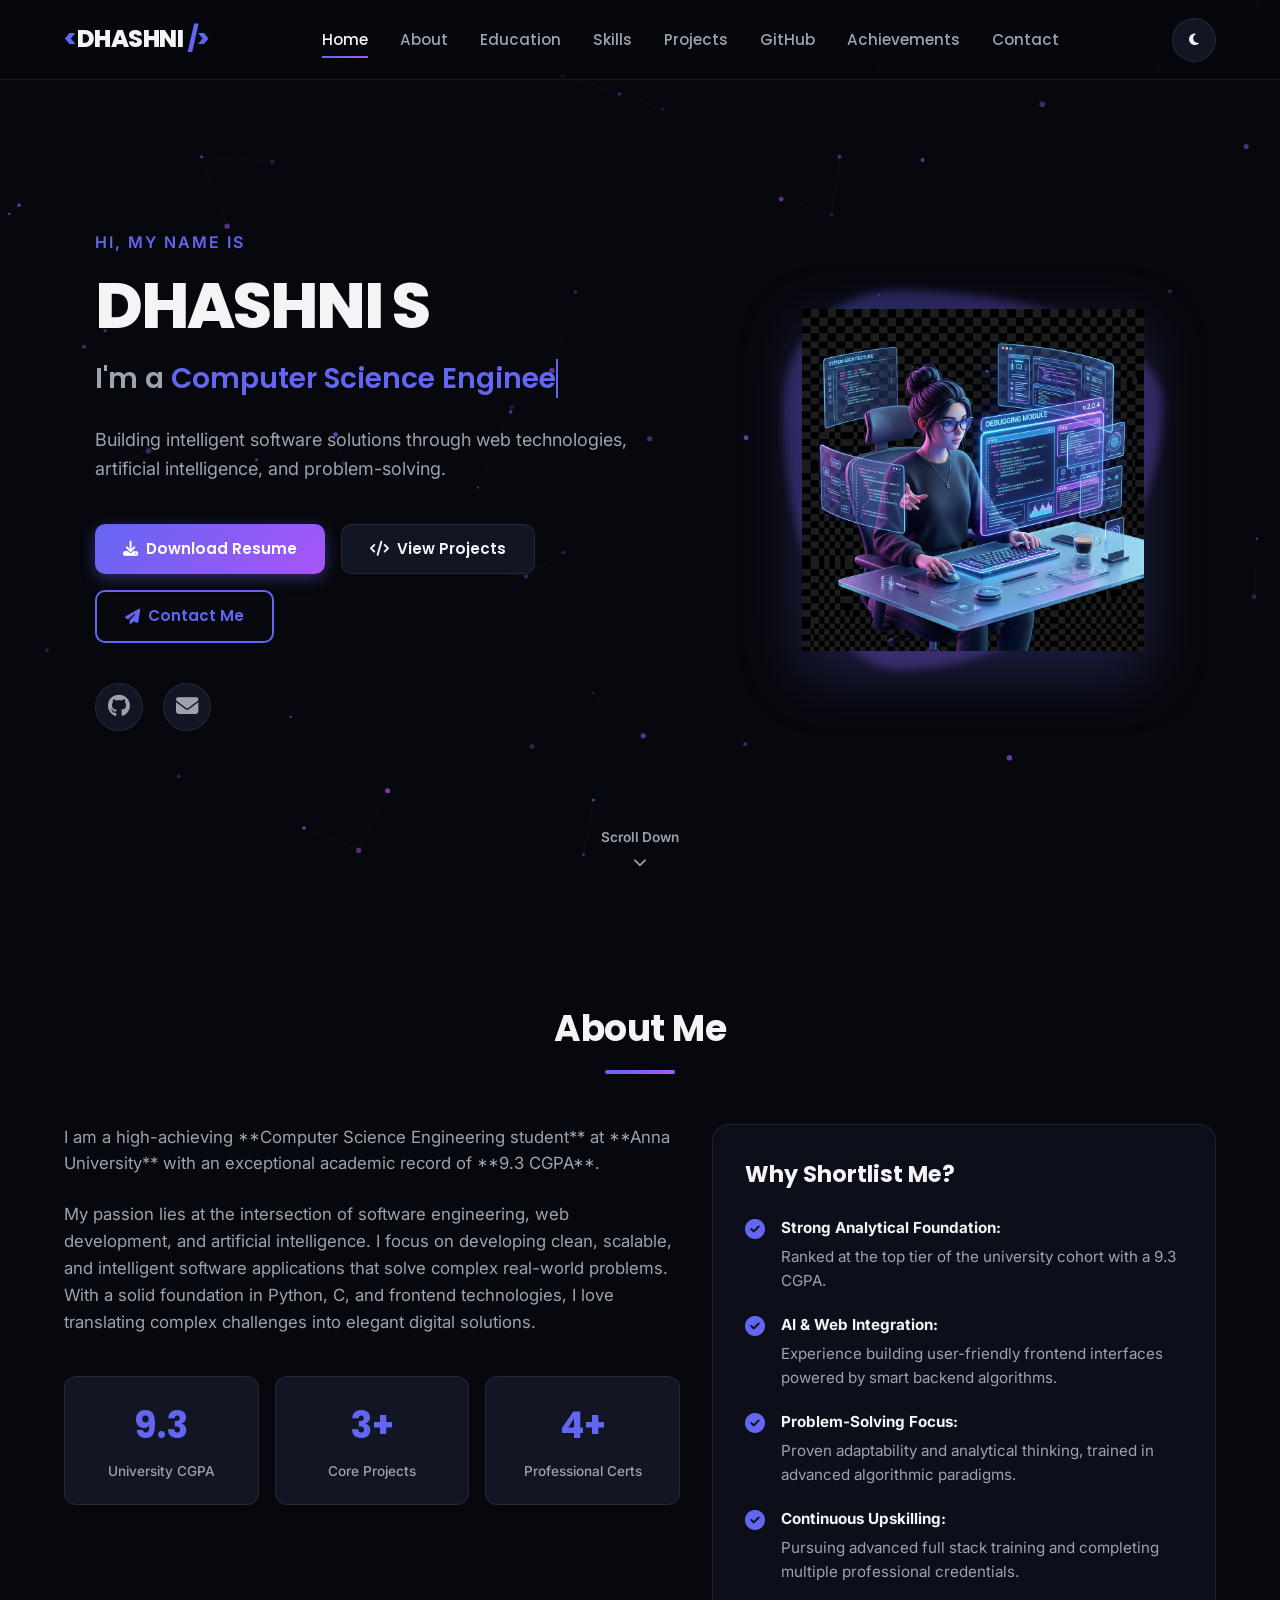
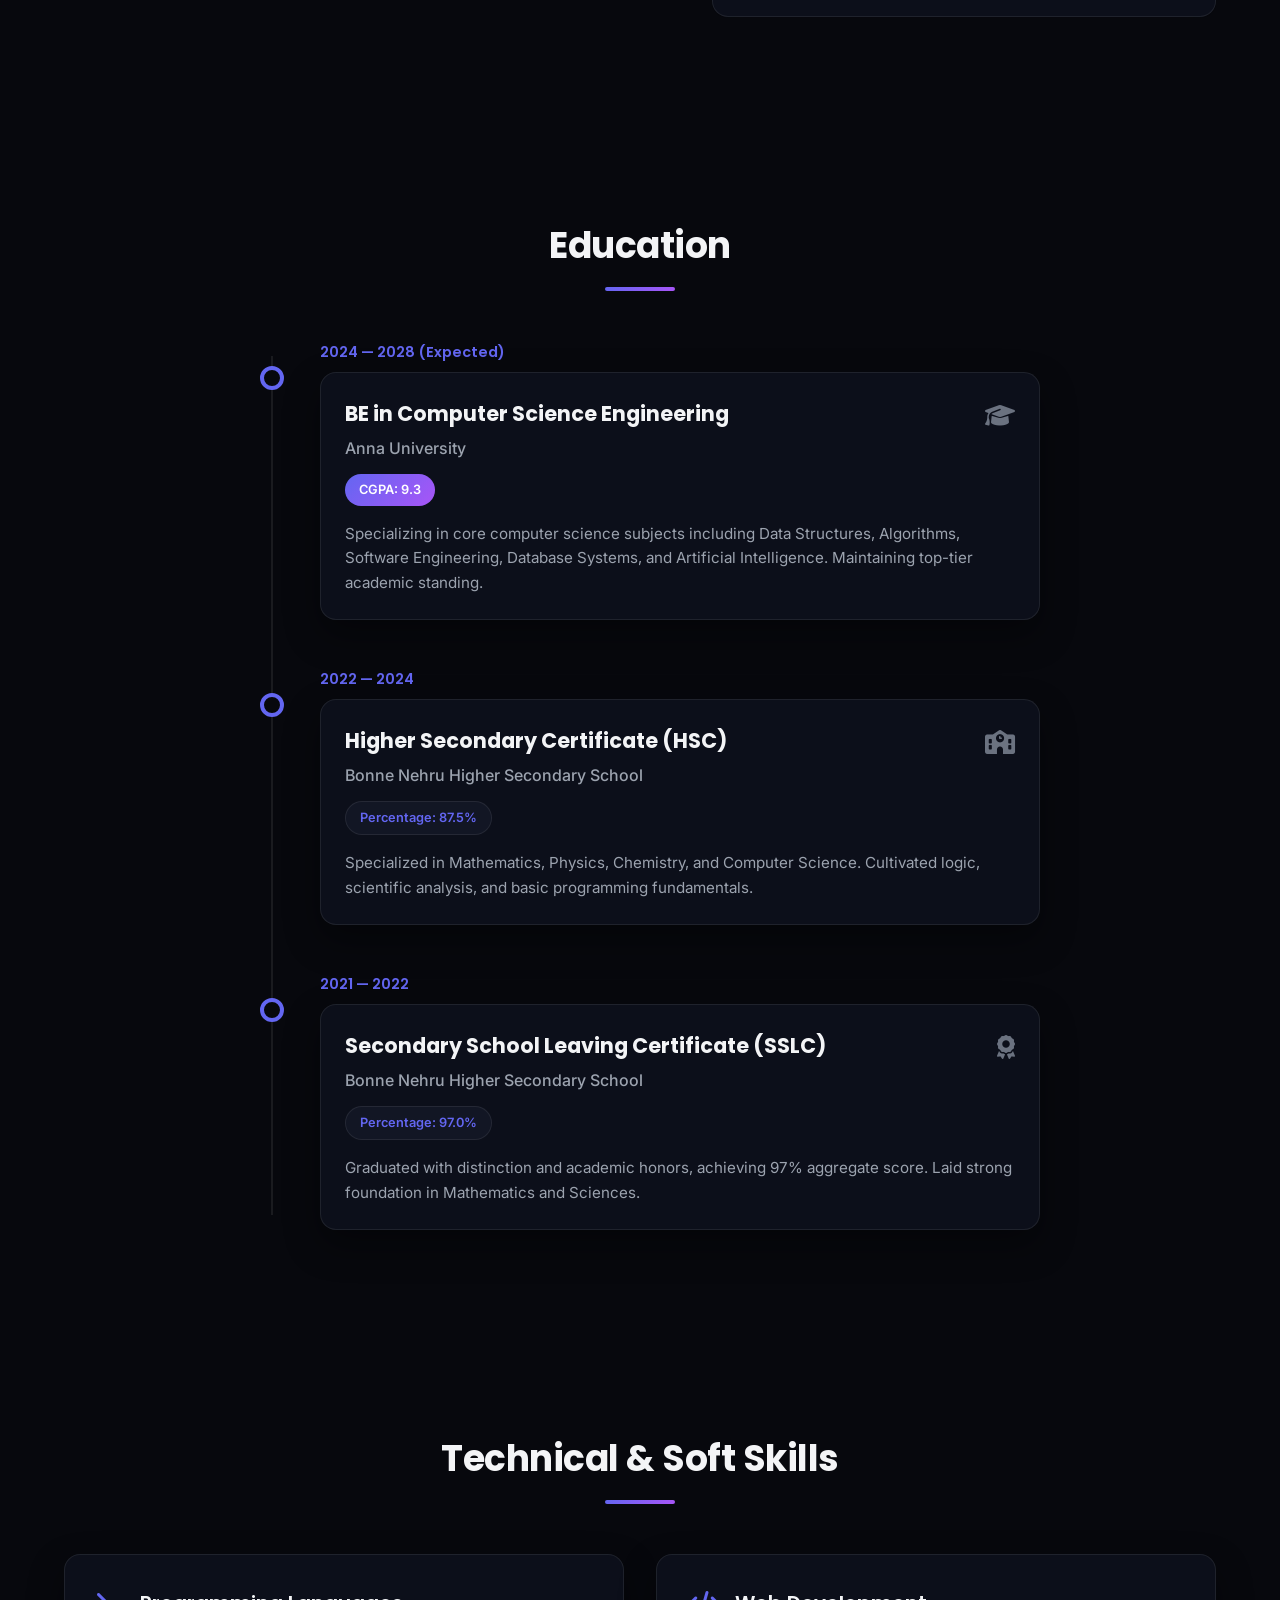
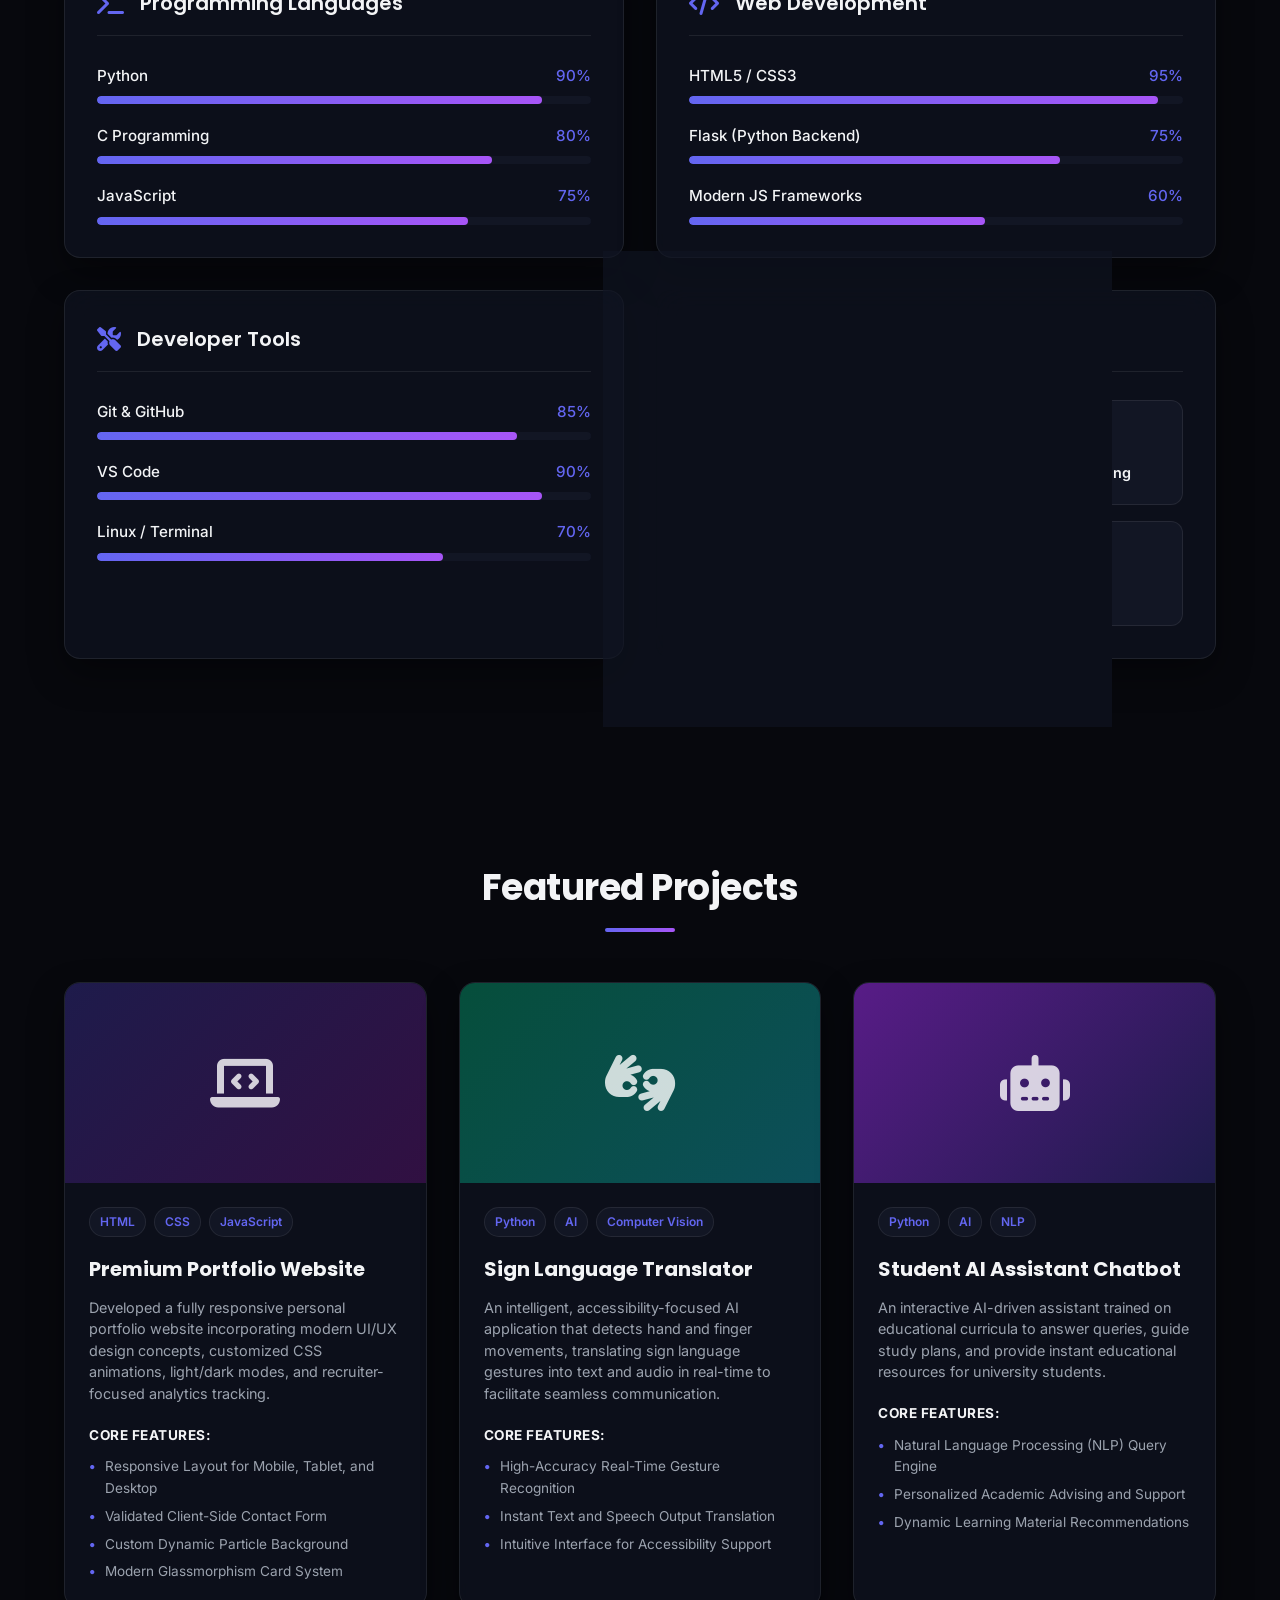
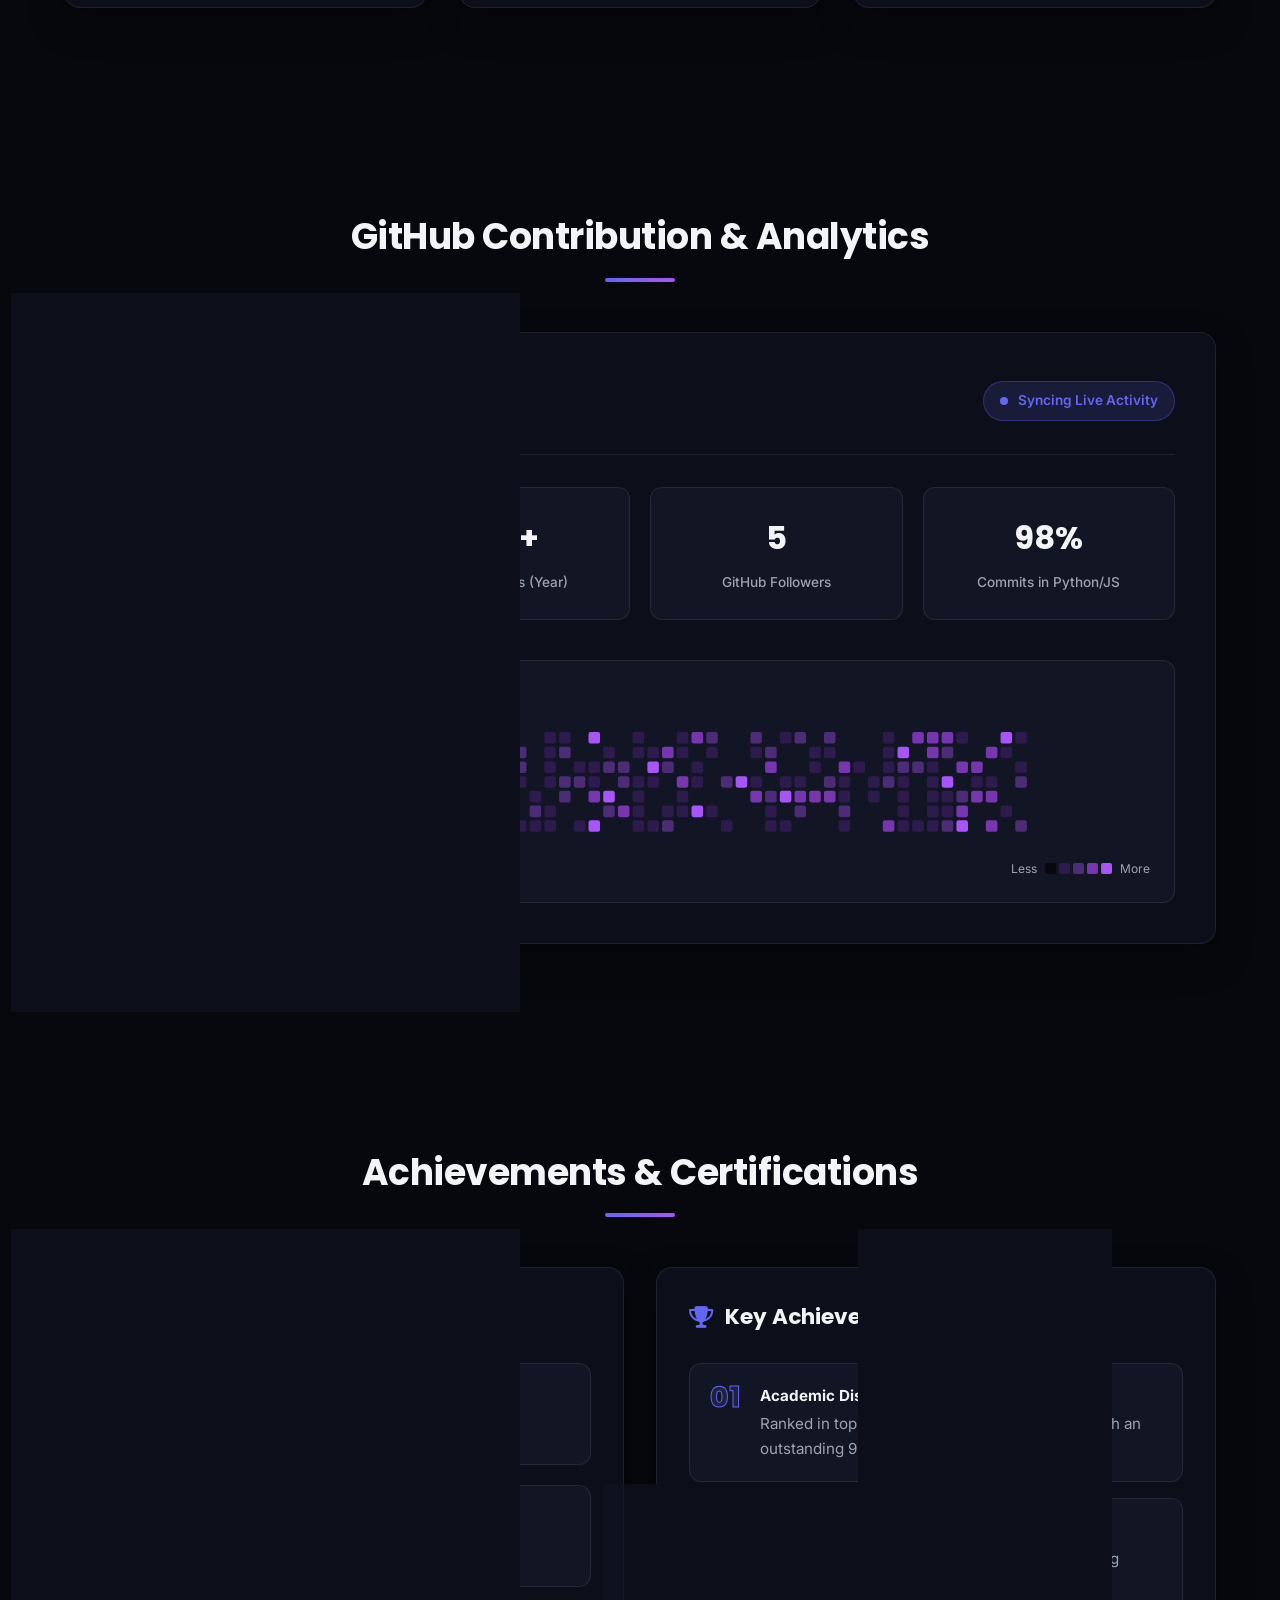
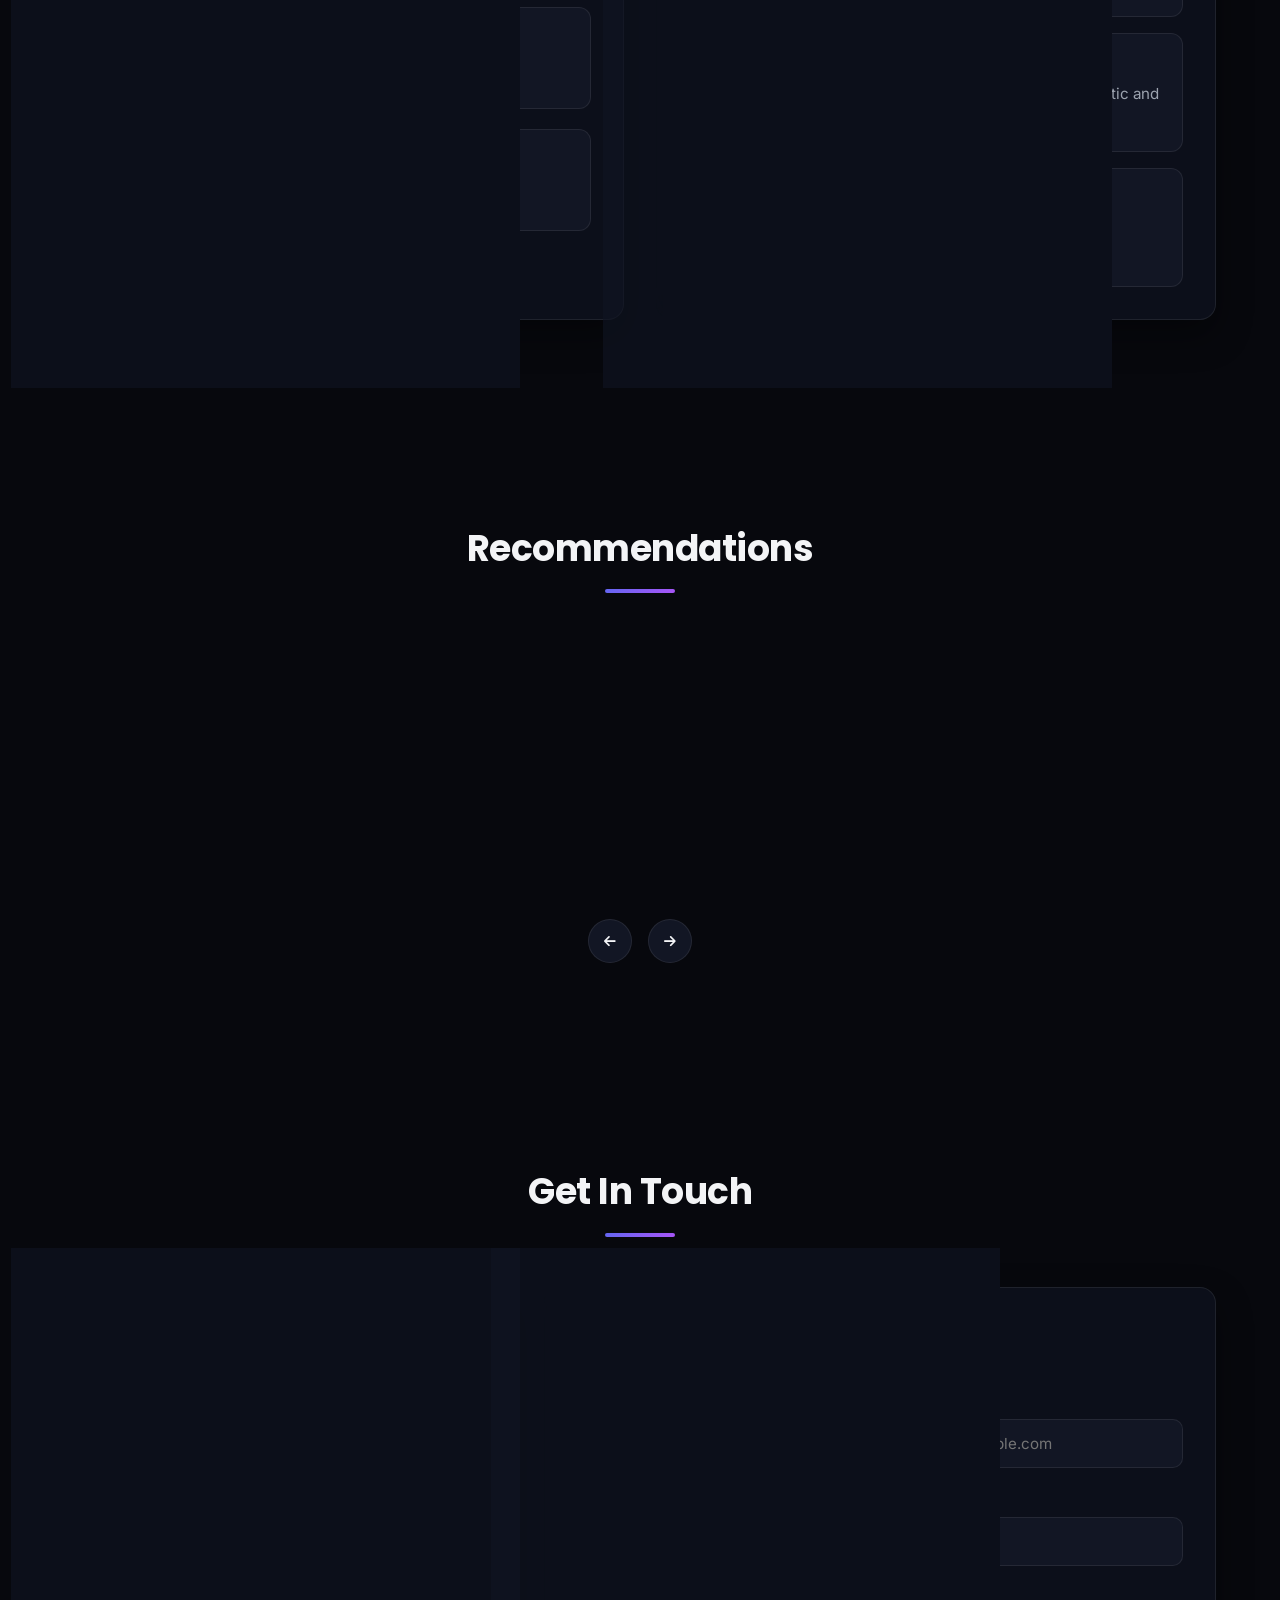
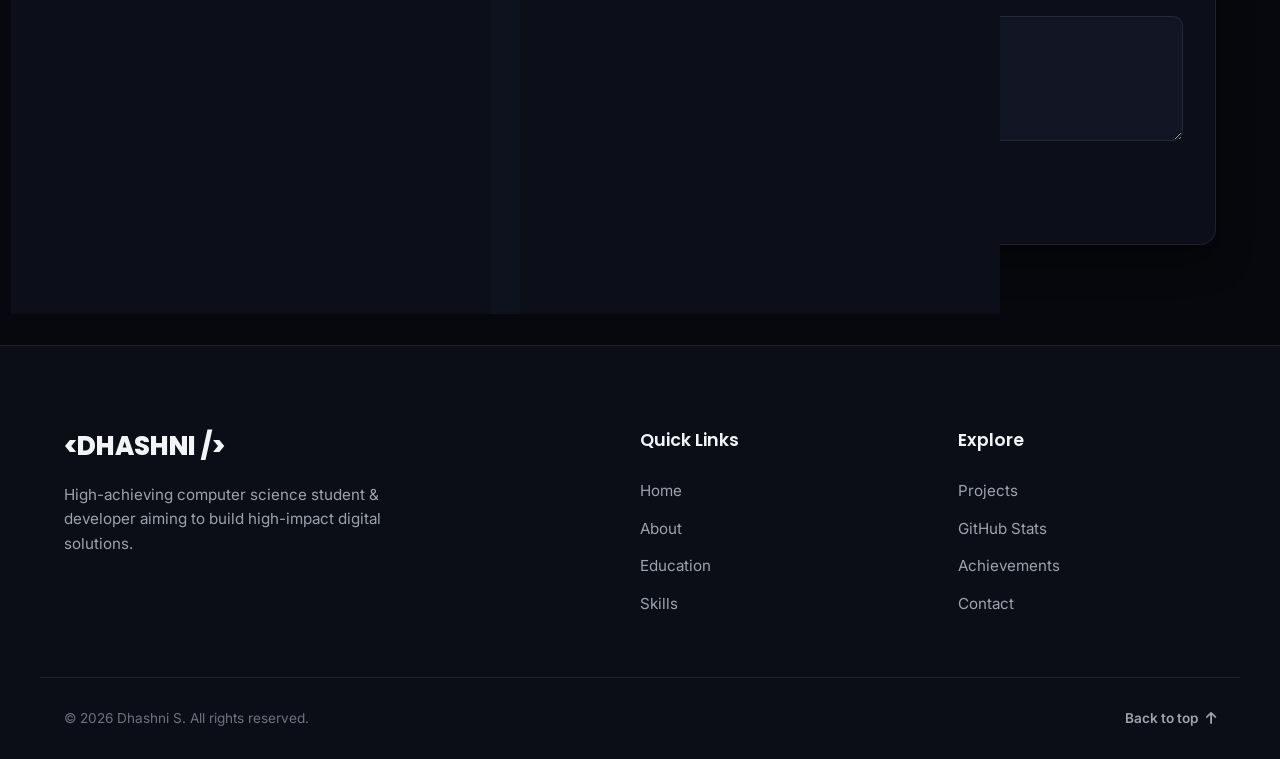
<file: Portfolio/index.html>
<!DOCTYPE html>
<html lang="en">
<head>
    <meta charset="UTF-8">
    <meta name="viewport" content="width=device-width, initial-scale=1.0">
    <title>Dhashni S | Software Engineer Portfolio</title>
    
    <!-- SEO Optimization -->
    <meta name="description" content="Portfolio of Dhashni S, Computer Science Engineering Student, Full Stack Developer, and AI Enthusiast. CGPA 9.3 from Anna University. Specialized in Python, Web Development, and AI.">
    <meta name="keywords" content="Dhashni S, Dhashni, Software Engineer, Portfolio, Full Stack Developer, AI Enthusiast, Python, Web Development, Anna University, computer science portfolio">
    <meta name="author" content="Dhashni S">
    
    <!-- Open Graph / Facebook -->
    <meta property="og:type" content="website">
    <meta property="og:url" content="https://dhashni-dev.github.io/portfolio">
    <meta property="og:title" content="Dhashni S | Software Engineer Portfolio">
    <meta property="og:description" content="Explore projects, education, and skills of Dhashni S, a high-achieving Computer Science Engineering student specializing in Web Development and AI.">
    <meta property="og:image" content="assets/developer_illustration.png">

    <!-- Twitter -->
    <meta property="twitter:card" content="summary_large_image">
    <meta property="twitter:url" content="https://dhashni-dev.github.io/portfolio">
    <meta property="twitter:title" content="Dhashni S | Software Engineer Portfolio">
    <meta property="twitter:description" content="Explore projects, education, and skills of Dhashni S, a high-achieving Computer Science Engineering student specializing in Web Development and AI.">
    <meta property="twitter:image" content="assets/developer_illustration.png">

    <!-- Fonts & Icons -->
    <link rel="preconnect" href="https://fonts.googleapis.com">
    <link rel="preconnect" href="https://fonts.gstatic.com" crossorigin>
    <link href="https://fonts.googleapis.com/css2?family=Inter:wght@300;400;500;600;700;800&family=Poppins:wght@300;400;500;600;700;800&display=swap" rel="stylesheet">
    <link rel="stylesheet" href="https://cdnjs.cloudflare.com/ajax/libs/font-awesome/6.4.0/css/all.min.css">
    
    <!-- Stylesheet -->
    <link rel="stylesheet" href="style.css">
</head>
<body class="dark-theme">

    <!-- Scroll Progress Bar -->
    <div class="scroll-progress-container">
        <div class="scroll-progress-bar" id="scroll-progress"></div>
    </div>

    <!-- Canvas Background for Particles -->
    <canvas id="particles-canvas"></canvas>

    <!-- Header / Navbar -->
    <header class="header" id="header">
        <div class="container nav-container">
            <a href="#home" class="logo">
                <span class="logo-accent">&lt;</span>DHASHNI<span class="logo-accent"> /&gt;</span>
            </a>
            
            <nav class="nav-menu" id="nav-menu">
                <ul class="nav-list">
                    <li><a href="#home" class="nav-link active-link">Home</a></li>
                    <li><a href="#about" class="nav-link">About</a></li>
                    <li><a href="#education" class="nav-link">Education</a></li>
                    <li><a href="#skills" class="nav-link">Skills</a></li>
                    <li><a href="#projects" class="nav-link">Projects</a></li>
                    <li><a href="#github" class="nav-link">GitHub</a></li>
                    <li><a href="#achievements" class="nav-link">Achievements</a></li>
                    <li><a href="#contact" class="nav-link">Contact</a></li>
                </ul>
            </nav>

            <div class="nav-actions">
                <!-- Theme Toggle Button -->
                <button class="theme-toggle" id="theme-toggle" aria-label="Toggle light/dark theme">
                    <i class="fa-solid fa-moon moon-icon"></i>
                    <i class="fa-solid fa-sun sun-icon"></i>
                </button>
                
                <!-- Mobile Menu Button -->
                <button class="mobile-menu-toggle" id="mobile-toggle" aria-label="Toggle navigation menu">
                    <i class="fa-solid fa-bars"></i>
                </button>
            </div>
        </div>
    </header>

    <main>
        <!-- Hero Section -->
        <section class="section hero-section" id="home">
            <div class="container hero-container grid">
                <div class="hero-data">
                    <span class="hero-greeting">Hi, my name is</span>
                    <h1 class="hero-title">DHASHNI S</h1>
                    <h2 class="hero-subtitle">
                        I'm a <span class="typing-text" id="typing-text" data-words='["Computer Science Engineering Student", "Full Stack Developer", "AI Enthusiast"]'></span>
                    </h2>
                    <p class="hero-description">
                        Building intelligent software solutions through web technologies, artificial intelligence, and problem-solving.
                    </p>
                    
                    <div class="hero-ctas">
                        <a href="assets/dhashni_resume.pdf" download="Dhashni_S_Resume.pdf" class="btn btn-primary">
                            <i class="fa-solid fa-download"></i> Download Resume
                        </a>
                        <a href="#projects" class="btn btn-secondary">
                            <i class="fa-solid fa-code"></i> View Projects
                        </a>
                        <a href="#contact" class="btn btn-outline">
                            <i class="fa-solid fa-paper-plane"></i> Contact Me
                        </a>
                    </div>

                    <div class="hero-socials">
                        <a href="https://github.com/dhashni-dev" target="_blank" rel="noopener" class="social-icon" aria-label="GitHub">
                            <i class="fa-brands fa-github"></i>
                        </a>
                        <a href="mailto:dhashnisanthamoorthi@gmail.com" class="social-icon" aria-label="Email">
                            <i class="fa-solid fa-envelope"></i>
                        </a>
                    </div>
                </div>

                <div class="hero-visual">
                    <div class="hero-blob-wrapper">
                        <div class="hero-blob"></div>
                        <img src="assets/developer_illustration.png" alt="Dhashni S Developer Illustration" class="hero-img">
                    </div>
                </div>
            </div>
            
            <a href="#about" class="scroll-down-indicator" aria-label="Scroll down to About section">
                <span>Scroll Down</span>
                <i class="fa-solid fa-chevron-down"></i>
            </a>
        </section>

        <!-- About Section -->
        <section class="section about-section" id="about">
            <div class="container">
                <h2 class="section-title text-center">About Me</h2>
                <div class="title-underline"></div>
                
                <div class="about-container grid">
                    <div class="about-content">
                        <p class="about-text">
                            I am a high-achieving **Computer Science Engineering student** at **Anna University** with an exceptional academic record of **9.3 CGPA**.
                        </p>
                        <p class="about-text">
                            My passion lies at the intersection of software engineering, web development, and artificial intelligence. I focus on developing clean, scalable, and intelligent software applications that solve complex real-world problems. With a solid foundation in Python, C, and frontend technologies, I love translating complex challenges into elegant digital solutions.
                        </p>
                        
                        <div class="about-stats grid">
                            <div class="stat-card">
                                <span class="stat-number">9.3</span>
                                <span class="stat-label">University CGPA</span>
                            </div>
                            <div class="stat-card">
                                <span class="stat-number">3+</span>
                                <span class="stat-label">Core Projects</span>
                            </div>
                            <div class="stat-card">
                                <span class="stat-number">4+</span>
                                <span class="stat-label">Professional Certs</span>
                            </div>
                        </div>
                    </div>
                    
                    <div class="about-key-features">
                        <h3 class="about-subtitle">Why Shortlist Me?</h3>
                        <ul class="features-list">
                            <li>
                                <i class="fa-solid fa-circle-check feature-icon"></i>
                                <div>
                                    <strong>Strong Analytical Foundation:</strong> Ranked at the top tier of the university cohort with a 9.3 CGPA.
                                </div>
                            </li>
                            <li>
                                <i class="fa-solid fa-circle-check feature-icon"></i>
                                <div>
                                    <strong>AI & Web Integration:</strong> Experience building user-friendly frontend interfaces powered by smart backend algorithms.
                                </div>
                            </li>
                            <li>
                                <i class="fa-solid fa-circle-check feature-icon"></i>
                                <div>
                                    <strong>Problem-Solving Focus:</strong> Proven adaptability and analytical thinking, trained in advanced algorithmic paradigms.
                                </div>
                            </li>
                            <li>
                                <i class="fa-solid fa-circle-check feature-icon"></i>
                                <div>
                                    <strong>Continuous Upskilling:</strong> Pursuing advanced full stack training and completing multiple professional credentials.
                                </div>
                            </li>
                        </ul>
                    </div>
                </div>
            </div>
        </section>

        <!-- Education Section -->
        <section class="section education-section" id="education">
            <div class="container">
                <h2 class="section-title text-center">Education</h2>
                <div class="title-underline"></div>
                
                <div class="timeline-container">
                    <!-- Education Item 1 -->
                    <div class="timeline-item">
                        <div class="timeline-dot"></div>
                        <div class="timeline-date">2024 — 2028 (Expected)</div>
                        <div class="timeline-content card">
                            <div class="timeline-icon">
                                <i class="fa-solid fa-graduation-cap"></i>
                            </div>
                            <h3 class="timeline-title">BE in Computer Science Engineering</h3>
                            <h4 class="timeline-institution">Anna University</h4>
                            <div class="timeline-grade">
                                <span class="badge badge-accent">CGPA: 9.3</span>
                            </div>
                            <p class="timeline-desc">
                                Specializing in core computer science subjects including Data Structures, Algorithms, Software Engineering, Database Systems, and Artificial Intelligence. Maintaining top-tier academic standing.
                            </p>
                        </div>
                    </div>

                    <!-- Education Item 2 -->
                    <div class="timeline-item">
                        <div class="timeline-dot"></div>
                        <div class="timeline-date">2022 — 2024</div>
                        <div class="timeline-content card">
                            <div class="timeline-icon">
                                <i class="fa-solid fa-school"></i>
                            </div>
                            <h3 class="timeline-title">Higher Secondary Certificate (HSC)</h3>
                            <h4 class="timeline-institution">Bonne Nehru Higher Secondary School</h4>
                            <div class="timeline-grade">
                                <span class="badge">Percentage: 87.5%</span>
                            </div>
                            <p class="timeline-desc">
                                Specialized in Mathematics, Physics, Chemistry, and Computer Science. Cultivated logic, scientific analysis, and basic programming fundamentals.
                            </p>
                        </div>
                    </div>

                    <!-- Education Item 3 -->
                    <div class="timeline-item">
                        <div class="timeline-dot"></div>
                        <div class="timeline-date">2021 — 2022</div>
                        <div class="timeline-content card">
                            <div class="timeline-icon">
                                <i class="fa-solid fa-award"></i>
                            </div>
                            <h3 class="timeline-title">Secondary School Leaving Certificate (SSLC)</h3>
                            <h4 class="timeline-institution">Bonne Nehru Higher Secondary School</h4>
                            <div class="timeline-grade">
                                <span class="badge">Percentage: 97.0%</span>
                            </div>
                            <p class="timeline-desc">
                                Graduated with distinction and academic honors, achieving 97% aggregate score. Laid strong foundation in Mathematics and Sciences.
                            </p>
                        </div>
                    </div>
                </div>
            </div>
        </section>

        <!-- Skills Section -->
        <section class="section skills-section" id="skills">
            <div class="container">
                <h2 class="section-title text-center">Technical & Soft Skills</h2>
                <div class="title-underline"></div>
                
                <div class="skills-container grid">
                    <!-- Programming Languages -->
                    <div class="skills-category-card card">
                        <div class="category-header">
                            <i class="fa-solid fa-terminal category-icon"></i>
                            <h3 class="category-title">Programming Languages</h3>
                        </div>
                        <div class="skills-list">
                            <div class="skill-item">
                                <div class="skill-info">
                                    <span class="skill-name">Python</span>
                                    <span class="skill-percentage">90%</span>
                                </div>
                                <div class="skill-bar-bg">
                                    <div class="skill-bar-fill" data-progress="90%"></div>
                                </div>
                            </div>
                            <div class="skill-item">
                                <div class="skill-info">
                                    <span class="skill-name">C Programming</span>
                                    <span class="skill-percentage">80%</span>
                                </div>
                                <div class="skill-bar-bg">
                                    <div class="skill-bar-fill" data-progress="80%"></div>
                                </div>
                            </div>
                            <div class="skill-item">
                                <div class="skill-info">
                                    <span class="skill-name">JavaScript</span>
                                    <span class="skill-percentage">75%</span>
                                </div>
                                <div class="skill-bar-bg">
                                    <div class="skill-bar-fill" data-progress="75%"></div>
                                </div>
                            </div>
                        </div>
                    </div>

                    <!-- Web Development -->
                    <div class="skills-category-card card">
                        <div class="category-header">
                            <i class="fa-solid fa-code category-icon"></i>
                            <h3 class="category-title">Web Development</h3>
                        </div>
                        <div class="skills-list">
                            <div class="skill-item">
                                <div class="skill-info">
                                    <span class="skill-name">HTML5 / CSS3</span>
                                    <span class="skill-percentage">95%</span>
                                </div>
                                <div class="skill-bar-bg">
                                    <div class="skill-bar-fill" data-progress="95%"></div>
                                </div>
                            </div>
                            <div class="skill-item">
                                <div class="skill-info">
                                    <span class="skill-name">Flask (Python Backend)</span>
                                    <span class="skill-percentage">75%</span>
                                </div>
                                <div class="skill-bar-bg">
                                    <div class="skill-bar-fill" data-progress="75%"></div>
                                </div>
                            </div>
                            <div class="skill-item">
                                <div class="skill-info">
                                    <span class="skill-name">Modern JS Frameworks</span>
                                    <span class="skill-percentage">60%</span>
                                </div>
                                <div class="skill-bar-bg">
                                    <div class="skill-bar-fill" data-progress="60%"></div>
                                </div>
                            </div>
                        </div>
                    </div>

                    <!-- Tools & Platforms -->
                    <div class="skills-category-card card">
                        <div class="category-header">
                            <i class="fa-solid fa-screwdriver-wrench category-icon"></i>
                            <h3 class="category-title">Developer Tools</h3>
                        </div>
                        <div class="skills-list">
                            <div class="skill-item">
                                <div class="skill-info">
                                    <span class="skill-name">Git & GitHub</span>
                                    <span class="skill-percentage">85%</span>
                                </div>
                                <div class="skill-bar-bg">
                                    <div class="skill-bar-fill" data-progress="85%"></div>
                                </div>
                            </div>
                            <div class="skill-item">
                                <div class="skill-info">
                                    <span class="skill-name">VS Code</span>
                                    <span class="skill-percentage">90%</span>
                                </div>
                                <div class="skill-bar-bg">
                                    <div class="skill-bar-fill" data-progress="90%"></div>
                                </div>
                            </div>
                            <div class="skill-item">
                                <div class="skill-info">
                                    <span class="skill-name">Linux / Terminal</span>
                                    <span class="skill-percentage">70%</span>
                                </div>
                                <div class="skill-bar-bg">
                                    <div class="skill-bar-fill" data-progress="70%"></div>
                                </div>
                            </div>
                        </div>
                    </div>

                    <!-- Soft Skills -->
                    <div class="skills-category-card card">
                        <div class="category-header">
                            <i class="fa-solid fa-users-gear category-icon"></i>
                            <h3 class="category-title">Professional Qualities</h3>
                        </div>
                        <div class="soft-skills-grid">
                            <div class="soft-skill-badge">
                                <i class="fa-solid fa-brain"></i>
                                <span>Problem Solving</span>
                            </div>
                            <div class="soft-skill-badge">
                                <i class="fa-solid fa-magnifying-glass-chart"></i>
                                <span>Analytical Thinking</span>
                            </div>
                            <div class="soft-skill-badge">
                                <i class="fa-solid fa-comments"></i>
                                <span>Communication</span>
                            </div>
                            <div class="soft-skill-badge">
                                <i class="fa-solid fa-arrows-spin"></i>
                                <span>Adaptability</span>
                            </div>
                        </div>
                    </div>
                </div>
            </div>
        </section>

        <!-- Projects Section -->
        <section class="section projects-section" id="projects">
            <div class="container">
                <h2 class="section-title text-center">Featured Projects</h2>
                <div class="title-underline"></div>
                
                <div class="projects-grid grid">
                    <!-- Project 1 -->
                    <article class="project-card card">
                        <div class="project-img-wrapper">
                            <div class="project-overlay">
                                <a href="https://github.com/dhashni-dev/portfolio" target="_blank" rel="noopener" class="project-link-btn" aria-label="View Project Source Code">
                                    <i class="fa-brands fa-github"></i> Source Code
                                </a>
                            </div>
                            <div class="project-img-placeholder dev-portfolio-bg">
                                <i class="fa-solid fa-laptop-code"></i>
                            </div>
                        </div>
                        
                        <div class="project-info">
                            <div class="project-tags">
                                <span class="project-tag">HTML</span>
                                <span class="project-tag">CSS</span>
                                <span class="project-tag">JavaScript</span>
                            </div>
                            <h3 class="project-title">Premium Portfolio Website</h3>
                            <p class="project-description">
                                Developed a fully responsive personal portfolio website incorporating modern UI/UX design concepts, customized CSS animations, light/dark modes, and recruiter-focused analytics tracking.
                            </p>
                            
                            <h4 class="project-features-title">Core Features:</h4>
                            <ul class="project-features">
                                <li>Responsive Layout for Mobile, Tablet, and Desktop</li>
                                <li>Validated Client-Side Contact Form</li>
                                <li>Custom Dynamic Particle Background</li>
                                <li>Modern Glassmorphism Card System</li>
                            </ul>
                        </div>
                    </article>

                    <!-- Project 2 -->
                    <article class="project-card card">
                        <div class="project-img-wrapper">
                            <div class="project-overlay">
                                <a href="https://github.com/dhashni-dev" target="_blank" rel="noopener" class="project-link-btn" aria-label="View Project Source Code">
                                    <i class="fa-brands fa-github"></i> Source Code
                                </a>
                            </div>
                            <div class="project-img-placeholder sign-lang-bg">
                                <i class="fa-solid fa-hands-asl-interpreting"></i>
                            </div>
                        </div>
                        
                        <div class="project-info">
                            <div class="project-tags">
                                <span class="project-tag">Python</span>
                                <span class="project-tag">AI</span>
                                <span class="project-tag">Computer Vision</span>
                            </div>
                            <h3 class="project-title">Sign Language Translator</h3>
                            <p class="project-description">
                                An intelligent, accessibility-focused AI application that detects hand and finger movements, translating sign language gestures into text and audio in real-time to facilitate seamless communication.
                            </p>
                            
                            <h4 class="project-features-title">Core Features:</h4>
                            <ul class="project-features">
                                <li>High-Accuracy Real-Time Gesture Recognition</li>
                                <li>Instant Text and Speech Output Translation</li>
                                <li>Intuitive Interface for Accessibility Support</li>
                            </ul>
                        </div>
                    </article>

                    <!-- Project 3 -->
                    <article class="project-card card">
                        <div class="project-img-wrapper">
                            <div class="project-overlay">
                                <a href="https://github.com/dhashni-dev" target="_blank" rel="noopener" class="project-link-btn" aria-label="View Project Source Code">
                                    <i class="fa-brands fa-github"></i> Source Code
                                </a>
                            </div>
                            <div class="project-img-placeholder student-bot-bg">
                                <i class="fa-solid fa-robot"></i>
                            </div>
                        </div>
                        
                        <div class="project-info">
                            <div class="project-tags">
                                <span class="project-tag">Python</span>
                                <span class="project-tag">AI</span>
                                <span class="project-tag">NLP</span>
                            </div>
                            <h3 class="project-title">Student AI Assistant Chatbot</h3>
                            <p class="project-description">
                                An interactive AI-driven assistant trained on educational curricula to answer queries, guide study plans, and provide instant educational resources for university students.
                            </p>
                            
                            <h4 class="project-features-title">Core Features:</h4>
                            <ul class="project-features">
                                <li>Natural Language Processing (NLP) Query Engine</li>
                                <li>Personalized Academic Advising and Support</li>
                                <li>Dynamic Learning Material Recommendations</li>
                            </ul>
                        </div>
                    </article>
                </div>
            </div>
        </section>

        <!-- GitHub Activity Section -->
        <section class="section github-section" id="github">
            <div class="container">
                <h2 class="section-title text-center">GitHub Contribution & Analytics</h2>
                <div class="title-underline"></div>
                
                <div class="github-container card">
                    <div class="github-header grid">
                        <div class="github-profile-info">
                            <i class="fa-brands fa-github github-main-icon"></i>
                            <div>
                                <h3 class="github-username">dhashni-dev</h3>
                                <a href="https://github.com/dhashni-dev" target="_blank" rel="noopener" class="github-link">
                                    github.com/dhashni-dev <i class="fa-solid fa-arrow-up-right-from-square"></i>
                                </a>
                            </div>
                        </div>
                        
                        <div class="github-live-badge">
                            <span class="pulse-indicator"></span>
                            <span>Syncing Live Activity</span>
                        </div>
                    </div>

                    <div class="github-stats-grid grid">
                        <div class="github-stat-box">
                            <span class="github-stat-num" id="github-repos">--</span>
                            <span class="github-stat-lbl">Public Repositories</span>
                        </div>
                        <div class="github-stat-box">
                            <span class="github-stat-num" id="github-contributions">120+</span>
                            <span class="github-stat-lbl">Contributions (Year)</span>
                        </div>
                        <div class="github-stat-box">
                            <span class="github-stat-num" id="github-followers">--</span>
                            <span class="github-stat-lbl">GitHub Followers</span>
                        </div>
                        <div class="github-stat-box">
                            <span class="github-stat-num">98%</span>
                            <span class="github-stat-lbl">Commits in Python/JS</span>
                        </div>
                    </div>

                    <!-- Git Activity Graph (Dynamic SVG Mock) -->
                    <div class="github-graph-container">
                        <h4 class="graph-title">Recent Contribution Activity</h4>
                        <div class="github-graph-wrapper" id="github-graph">
                            <!-- Populated dynamically via JS -->
                        </div>
                        <div class="graph-legend">
                            <span>Less</span>
                            <div class="legend-cells">
                                <div class="cell level-0"></div>
                                <div class="cell level-1"></div>
                                <div class="cell level-2"></div>
                                <div class="cell level-3"></div>
                                <div class="cell level-4"></div>
                            </div>
                            <span>More</span>
                        </div>
                    </div>
                </div>
            </div>
        </section>

        <!-- Certifications & Achievements Section -->
        <section class="section achievements-section" id="achievements">
            <div class="container">
                <h2 class="section-title text-center">Achievements & Certifications</h2>
                <div class="title-underline"></div>
                
                <div class="achievements-container grid">
                    <!-- Certifications Group -->
                    <div class="certs-group card">
                        <h3 class="group-title">
                            <i class="fa-solid fa-circle-award"></i> Professional Certifications
                        </h3>
                        
                        <ul class="certs-list">
                            <li>
                                <div class="cert-icon">
                                    <i class="fa-solid fa-graduation-cap"></i>
                                </div>
                                <div class="cert-info">
                                    <span class="cert-org">Wadhwani Foundation</span>
                                    <span class="cert-name">Problem Solving & Innovation</span>
                                    <span class="cert-date">Completed</span>
                                </div>
                            </li>
                            <li>
                                <div class="cert-icon">
                                    <i class="fa-solid fa-wallet"></i>
                                </div>
                                <div class="cert-info">
                                    <span class="cert-org">Wadhwani Foundation</span>
                                    <span class="cert-name">Financial Literacy</span>
                                    <span class="cert-date">Completed</span>
                                </div>
                            </li>
                            <li>
                                <div class="cert-icon">
                                    <i class="fa-solid fa-user-tie"></i>
                                </div>
                                <div class="cert-info">
                                    <span class="cert-org">Wadhwani Foundation</span>
                                    <span class="cert-name">Self Presentation</span>
                                    <span class="cert-date">Completed</span>
                                </div>
                            </li>
                            <li>
                                <div class="cert-icon">
                                    <i class="fa-brands fa-free-code-camp"></i>
                                </div>
                                <div class="cert-info">
                                    <span class="cert-org">freeCodeCamp</span>
                                    <span class="cert-name">Full Stack Web Development</span>
                                    <span class="cert-date font-accent">In Progress</span>
                                </div>
                            </li>
                        </ul>
                    </div>

                    <!-- Achievements Group -->
                    <div class="achieve-group card">
                        <h3 class="group-title">
                            <i class="fa-solid fa-trophy"></i> Key Achievements
                        </h3>
                        
                        <div class="achievements-grid-list">
                            <div class="achievement-item">
                                <div class="achievement-num">01</div>
                                <div class="achievement-text">
                                    <strong>Academic Distinction:</strong> Ranked in top 1% of computer science cohort with an outstanding 9.3 CGPA.
                                </div>
                            </div>
                            <div class="achievement-item">
                                <div class="achievement-num">02</div>
                                <div class="achievement-text">
                                    <strong>AI Application:</strong> Built custom sign-language translators leveraging modern computer vision paradigms.
                                </div>
                            </div>
                            <div class="achievement-item">
                                <div class="achievement-num">03</div>
                                <div class="achievement-text">
                                    <strong>Web Development:</strong> Successfully designed premium, light-speed static and full stack Flask websites.
                                </div>
                            </div>
                            <div class="achievement-item">
                                <div class="achievement-num">04</div>
                                <div class="achievement-text">
                                    <strong>Continuous Learning:</strong> Accumulating industry certifications in problem solving, finance, and software skills.
                                </div>
                            </div>
                        </div>
                    </div>
                </div>
            </div>
        </section>

        <!-- Testimonials Section -->
        <section class="section testimonials-section" id="testimonials">
            <div class="container">
                <h2 class="section-title text-center">Recommendations</h2>
                <div class="title-underline"></div>
                
                <div class="testimonials-slider-container">
                    <div class="testimonials-wrapper">
                        <!-- Testimonial 1 -->
                        <div class="testimonial-card card">
                            <div class="quote-mark"><i class="fa-solid fa-quote-left"></i></div>
                            <p class="testimonial-text">
                                Dhashni is an exceptionally bright and detail-oriented student. Her academic rating of 9.3 CGPA is a direct reflection of her logical clarity and commitment to solving complex computer science problems.
                            </p>
                            <div class="testimonial-author">
                                <div class="author-avatar"><i class="fa-solid fa-user-graduate"></i></div>
                                <div class="author-details">
                                    <span class="author-name">Academic Mentor</span>
                                    <span class="author-title">Senior Professor, Anna University</span>
                                </div>
                            </div>
                        </div>

                        <!-- Testimonial 2 -->
                        <div class="testimonial-card card">
                            <div class="quote-mark"><i class="fa-solid fa-quote-left"></i></div>
                            <p class="testimonial-text">
                                Working with Dhashni on engineering projects was refreshing. She brings quick adaptability and excellent communication, translating complex algorithmic logic into working application features effortlessly.
                            </p>
                            <div class="testimonial-author">
                                <div class="author-avatar"><i class="fa-solid fa-laptop-code"></i></div>
                                <div class="author-details">
                                    <span class="author-name">Project Partner</span>
                                    <span class="author-title">Computer Science Peer</span>
                                </div>
                            </div>
                        </div>
                    </div>
                    
                    <div class="slider-controls">
                        <button class="slider-btn prev-btn" aria-label="Previous recommendation"><i class="fa-solid fa-arrow-left"></i></button>
                        <button class="slider-btn next-btn" aria-label="Next recommendation"><i class="fa-solid fa-arrow-right"></i></button>
                    </div>
                </div>
            </div>
        </section>

        <!-- Contact Section -->
        <section class="section contact-section" id="contact">
            <div class="container">
                <h2 class="section-title text-center">Get In Touch</h2>
                <div class="title-underline"></div>
                
                <div class="contact-container grid">
                    <div class="contact-info card">
                        <h3>Contact Information</h3>
                        <p class="contact-intro">Let's discuss internship opportunities, software engineering roles, or collaborative projects.</p>
                        
                        <ul class="contact-details-list">
                            <li>
                                <i class="fa-solid fa-envelope contact-detail-icon"></i>
                                <div>
                                    <span class="contact-label">Email</span>
                                    <a href="mailto:dhashnisanthamoorthi@gmail.com" class="contact-value">dhashnisanthamoorthi@gmail.com</a>
                                </div>
                            </li>
                            <li>
                                <i class="fa-solid fa-location-dot contact-detail-icon"></i>
                                <div>
                                    <span class="contact-label">Location</span>
                                    <span class="contact-value">Villupuram, Tamil Nadu, India</span>
                                </div>
                            </li>
                        </ul>
                        
                        <div class="contact-social-footer">
                            <a href="https://github.com/dhashni-dev" target="_blank" rel="noopener" aria-label="GitHub"><i class="fa-brands fa-github"></i></a>
                            <a href="https://dhashni-dev.github.io/portfolio" target="_blank" rel="noopener" aria-label="Portfolio"><i class="fa-solid fa-globe"></i></a>
                        </div>
                    </div>

                    <div class="contact-form-container card">
                        <h3>Send A Message</h3>
                        <form
                          id="contact-form"
                          class="contact-form"
                          name="contact"
                          method="POST"
                          action="https://formsubmit.co/ajax/dhashnisanthamoorthi@gmail.com"
                          novalidate
                        >
                        <input type="hidden" name="_subject" value="New portfolio contact message">
                        <input type="hidden" name="_captcha" value="false">
                        <input type="text" name="_honey" tabindex="-1" autocomplete="off" class="honeypot-field" aria-hidden="true">
                            <div class="form-group grid-2">
                                <div class="input-wrapper">
                                    <label for="name">Your Name <span class="form-required">*</span></label>
                                    <input type="text" id="name" name="name" required placeholder="John Doe">
                                    <span class="error-msg" id="name-error">Please enter your name</span>
                                </div>
                                <div class="input-wrapper">
                                    <label for="email">Your Email <span class="form-required">*</span></label>
                                    <input type="email" id="email" name="email" required placeholder="john@example.com">
                                    <span class="error-msg" id="email-error">Please enter a valid email</span>
                                </div>
                            </div>
                            
                            <div class="input-wrapper">
                                <label for="subject">Subject</label>
                                <input type="text" id="subject" name="subject" placeholder="Opportunities, Projects...">
                            </div>

                            <div class="input-wrapper">
                                <label for="message">Message <span class="form-required">*</span></label>
                                <textarea id="message" name="message" required rows="5" placeholder="Write your message here..."></textarea>
                                <span class="error-msg" id="message-error">Please enter a message</span>
                            </div>

                            <button type="submit" class="btn btn-primary btn-submit">
                                <span>Send Message</span>
                                <i class="fa-solid fa-paper-plane"></i>
                            </button>
                            
                            <div class="form-status" id="form-status"></div>
                        </form>
                    </div>
                </div>
            </div>
        </section>
    </main>

    <!-- Footer -->
    <footer class="footer">
        <div class="container footer-content grid">
            <div class="footer-brand">
                <span class="footer-logo">&lt;DHASHNI /&gt;</span>
                <p>High-achieving computer science student & developer aiming to build high-impact digital solutions.</p>
            </div>
            
            <div class="footer-links">
                <h4>Quick Links</h4>
                <ul>
                    <li><a href="#home">Home</a></li>
                    <li><a href="#about">About</a></li>
                    <li><a href="#education">Education</a></li>
                    <li><a href="#skills">Skills</a></li>
                </ul>
            </div>
            
            <div class="footer-links">
                <h4>Explore</h4>
                <ul>
                    <li><a href="#projects">Projects</a></li>
                    <li><a href="#github">GitHub Stats</a></li>
                    <li><a href="#achievements">Achievements</a></li>
                    <li><a href="#contact">Contact</a></li>
                </ul>
            </div>
        </div>
        
        <div class="footer-bottom">
            <div class="container footer-bottom-flex">
                <p class="copyright">&copy; 2026 Dhashni S. All rights reserved.</p>
                <a href="#home" class="back-to-top" id="back-to-top" aria-label="Scroll to top of page">
                    Back to top <i class="fa-solid fa-arrow-up"></i>
                </a>
            </div>
        </div>
    </footer>

    <!-- Scripts -->
    <script src="app.js"></script>
</body>
</html>
</file>
<file: style.css>
/* ==========================================
   DESIGN SYSTEM & VARIABLES
   ========================================== */

:root {
    /* Fonts */
    --font-heading: 'Poppins', sans-serif;
    --font-body: 'Inter', sans-serif;

    /* Spacing */
    --header-height: 80px;
    --section-padding: 100px 0;

    /* Theme-specific variables (Dark Theme Default) */
    --bg-primary: #07080d;
    --bg-secondary: #0c0e17;
    --bg-tertiary: #121624;
    --bg-card: rgba(16, 20, 35, 0.65);
    --bg-card-hover: rgba(22, 28, 48, 0.8);
    
    --text-primary: #f3f4f6;
    --text-secondary: #9ca3af;
    --text-muted: #6b7280;
    
    --accent-primary: #6366f1; /* Indigo */
    --accent-secondary: #a855f7; /* Purple */
    --accent-glow: rgba(99, 102, 241, 0.15);
    --accent-gradient: linear-gradient(135deg, #6366f1, #a855f7);
    --accent-gradient-hover: linear-gradient(135deg, #4f46e5, #9333ea);
    
    --border-color: rgba(255, 255, 255, 0.08);
    --border-hover: rgba(99, 102, 241, 0.3);
    
    --box-shadow: 0 15px 35px rgba(0, 0, 0, 0.4);
    --box-shadow-hover: 0 20px 45px rgba(99, 102, 241, 0.15);
    
    --transition: all 0.4s cubic-bezier(0.16, 1, 0.3, 1);
    --glass-blur: blur(16px);
}

/* Light Theme Variables */
body.light-theme {
    --bg-primary: #f8fafc;
    --bg-secondary: #f1f5f9;
    --bg-tertiary: #e2e8f0;
    --bg-card: rgba(255, 255, 255, 0.75);
    --bg-card-hover: rgba(255, 255, 255, 0.9);
    
    --text-primary: #0f172a;
    --text-secondary: #475569;
    --text-muted: #94a3b8;
    
    --accent-primary: #4f46e5;
    --accent-secondary: #8b5cf6;
    --accent-glow: rgba(79, 70, 229, 0.08);
    --accent-gradient: linear-gradient(135deg, #4f46e5, #8b5cf6);
    --accent-gradient-hover: linear-gradient(135deg, #3730a3, #6d28d9);
    
    --border-color: rgba(0, 0, 0, 0.08);
    --border-hover: rgba(79, 70, 229, 0.3);
    
    --box-shadow: 0 15px 35px rgba(15, 23, 42, 0.05);
    --box-shadow-hover: 0 20px 40px rgba(79, 70, 229, 0.1);
}

/* ==========================================
   RESET & GENERAL STYLES
   ========================================== */

* {
    margin: 0;
    padding: 0;
    box-sizing: border-box;
}

html {
    scroll-behavior: smooth;
    width: 100%;
    max-width: 100%;
    overflow-x: hidden;
}

body {
    font-family: var(--font-body);
    background-color: var(--bg-primary);
    color: var(--text-primary);
    line-height: 1.6;
    width: 100%;
    max-width: 100%;
    overflow-x: hidden;
    transition: background-color 0.4s, color 0.4s;
}

a {
    text-decoration: none;
    color: inherit;
    transition: var(--transition);
}

ul {
    list-style: none;
}

img {
    max-width: 100%;
    height: auto;
    display: block;
}

canvas#particles-canvas {
    position: fixed;
    top: 0;
    left: 0;
    width: 100%;
    height: 100%;
    z-index: -1;
    pointer-events: none;
}

/* ==========================================
   REUSABLE UTILITIES
   ========================================== */

.container {
    max-width: 1200px;
    margin: 0 auto;
    padding: 0 24px;
    width: 100%;
}

.grid {
    display: grid;
    gap: 32px;
}

.grid > *,
.nav-container > *,
.hero-ctas > *,
.contact-details-list li > div,
.card > *,
.project-info > *,
.contact-form > *,
.input-wrapper,
.footer-content > * {
    min-width: 0;
}

.grid-2 {
    display: grid;
    grid-template-columns: repeat(2, 1fr);
    gap: 24px;
}

.section {
    padding: var(--section-padding);
    position: relative;
    z-index: 1;
}

.section-title {
    font-family: var(--font-heading);
    font-size: 2.25rem;
    font-weight: 700;
    margin-bottom: 12px;
    letter-spacing: -0.5px;
}

.text-center {
    text-align: center;
}

.title-underline {
    width: 70px;
    height: 4px;
    background: var(--accent-gradient);
    margin: 0 auto 50px auto;
    border-radius: 2px;
}

.card {
    background: var(--bg-card);
    border: 1px solid var(--border-color);
    border-radius: 16px;
    padding: 32px;
    backdrop-filter: var(--glass-blur);
    -webkit-backdrop-filter: var(--glass-blur);
    box-shadow: var(--box-shadow);
    transition: var(--transition);
}

.card:hover {
    border-color: var(--border-hover);
    transform: translateY(-5px);
    box-shadow: var(--box-shadow-hover);
    background: var(--bg-card-hover);
}

.badge {
    display: inline-block;
    padding: 6px 14px;
    border-radius: 50px;
    font-size: 0.8rem;
    font-weight: 600;
    background: var(--bg-tertiary);
    color: var(--accent-primary);
    border: 1px solid var(--border-color);
}

.badge.badge-accent {
    background: var(--accent-gradient);
    color: #fff;
    border: none;
}

/* ==========================================
   BUTTONS & CTAS
   ========================================== */

.btn {
    display: inline-flex;
    align-items: center;
    justify-content: center;
    gap: 8px;
    padding: 12px 28px;
    font-family: var(--font-heading);
    font-size: 0.95rem;
    font-weight: 600;
    border-radius: 10px;
    cursor: pointer;
    transition: var(--transition);
    border: none;
}

.btn-primary {
    background: var(--accent-gradient);
    color: #fff;
    box-shadow: 0 4px 15px rgba(99, 102, 241, 0.4);
}

.btn-primary:hover {
    background: var(--accent-gradient-hover);
    box-shadow: 0 6px 20px rgba(99, 102, 241, 0.6);
    transform: translateY(-2px);
}

.btn-secondary {
    background: var(--bg-tertiary);
    color: var(--text-primary);
    border: 1px solid var(--border-color);
}

.btn-secondary:hover {
    background: var(--bg-card-hover);
    border-color: var(--accent-primary);
    transform: translateY(-2px);
}

.btn-outline {
    background: transparent;
    color: var(--accent-primary);
    border: 2px solid var(--accent-primary);
}

.btn-outline:hover {
    background: var(--accent-primary);
    color: #fff;
    transform: translateY(-2px);
}

/* ==========================================
   SCROLL PROGRESS BAR
   ========================================== */

.scroll-progress-container {
    position: fixed;
    top: 0;
    left: 0;
    width: 100%;
    height: 4px;
    background: transparent;
    z-index: 1001;
}

.scroll-progress-bar {
    height: 100%;
    width: 0;
    background: var(--accent-gradient);
    transition: width 0.1s ease-out;
}

/* ==========================================
   HEADER & NAVBAR
   ========================================== */

.header {
    position: fixed;
    top: 0;
    left: 0;
    width: 100%;
    height: var(--header-height);
    background: rgba(7, 8, 13, 0.7);
    backdrop-filter: var(--glass-blur);
    -webkit-backdrop-filter: var(--glass-blur);
    border-bottom: 1px solid var(--border-color);
    z-index: 1000;
    transition: var(--transition);
}

body.light-theme .header {
    background: rgba(248, 250, 252, 0.7);
}

.header.scrolled {
    height: 70px;
    background: rgba(7, 8, 13, 0.85);
    box-shadow: 0 10px 30px rgba(0, 0, 0, 0.15);
}

body.light-theme .header.scrolled {
    background: rgba(248, 250, 252, 0.85);
    box-shadow: 0 10px 30px rgba(15, 23, 42, 0.05);
}

.nav-container {
    height: 100%;
    display: flex;
    align-items: center;
    justify-content: space-between;
}

.logo {
    font-family: var(--font-heading);
    font-size: 1.5rem;
    font-weight: 800;
    color: var(--text-primary);
    letter-spacing: -0.5px;
}

.logo-accent {
    color: var(--accent-primary);
}

.nav-list {
    display: flex;
    gap: 32px;
}

.nav-link {
    font-family: var(--font-heading);
    font-size: 0.95rem;
    font-weight: 500;
    color: var(--text-secondary);
    position: relative;
    padding: 8px 0;
}

.nav-link:hover,
.nav-link.active-link {
    color: var(--text-primary);
}

.nav-link::after {
    content: '';
    position: absolute;
    bottom: 0;
    left: 0;
    width: 0;
    height: 2px;
    background: var(--accent-gradient);
    transition: var(--transition);
}

.nav-link:hover::after,
.nav-link.active-link::after {
    width: 100%;
}

.nav-actions {
    display: flex;
    align-items: center;
    gap: 16px;
}

.theme-toggle {
    background: var(--bg-tertiary);
    border: 1px solid var(--border-color);
    color: var(--text-primary);
    width: 44px;
    height: 44px;
    border-radius: 50%;
    cursor: pointer;
    display: flex;
    align-items: center;
    justify-content: center;
    transition: var(--transition);
}

.theme-toggle:hover {
    border-color: var(--accent-primary);
    background: var(--bg-card);
}

.sun-icon {
    display: none;
}

body.light-theme .moon-icon {
    display: none;
}

body.light-theme .sun-icon {
    display: block;
    color: #f59e0b;
}

.mobile-menu-toggle {
    display: none;
    background: transparent;
    border: none;
    color: var(--text-primary);
    font-size: 1.5rem;
    cursor: pointer;
}

.sidebar-close {
    display: none;
}

/* ==========================================
   HERO SECTION
   ========================================== */

.hero-section {
    min-height: 100vh;
    display: flex;
    align-items: center;
    padding-top: calc(var(--header-height) + 40px);
    padding-bottom: 60px;
}

.hero-container {
    grid-template-columns: 1.2fr 0.8fr;
    align-items: center;
}

.hero-greeting {
    display: block;
    font-size: 1rem;
    font-weight: 600;
    color: var(--accent-primary);
    text-transform: uppercase;
    letter-spacing: 2px;
    margin-bottom: 16px;
}

.hero-title {
    font-family: var(--font-heading);
    font-size: 4rem;
    font-weight: 800;
    line-height: 1.1;
    margin-bottom: 16px;
    letter-spacing: -2px;
    background: linear-gradient(to right, var(--text-primary) 60%, var(--accent-secondary));
    background-clip: text;
    -webkit-background-clip: text;
    -webkit-text-fill-color: transparent;
}

.hero-subtitle {
    font-family: var(--font-heading);
    font-size: 1.75rem;
    font-weight: 600;
    margin-bottom: 24px;
    color: var(--text-secondary);
}

.typing-text {
    color: var(--accent-primary);
    border-right: 2px solid var(--accent-primary);
    animation: typing-caret 0.75s step-end infinite;
    white-space: nowrap;
}

.hero-description {
    font-size: 1.125rem;
    color: var(--text-secondary);
    margin-bottom: 40px;
    max-width: 550px;
}

.hero-ctas {
    display: flex;
    flex-wrap: wrap;
    gap: 16px;
    margin-bottom: 40px;
}

.hero-socials {
    display: flex;
    gap: 20px;
}

.social-icon {
    font-size: 1.4rem;
    color: var(--text-secondary);
    width: 48px;
    height: 48px;
    border-radius: 50%;
    background: var(--bg-tertiary);
    border: 1px solid var(--border-color);
    display: flex;
    align-items: center;
    justify-content: center;
}

.social-icon:hover {
    color: #fff;
    background: var(--accent-gradient);
    border-color: transparent;
    transform: translateY(-3px);
    box-shadow: 0 5px 15px rgba(99, 102, 241, 0.4);
}

body.light-theme .social-icon:hover {
    color: #fff;
}

.hero-visual {
    position: relative;
    display: flex;
    justify-content: center;
}

.hero-blob-wrapper {
    position: relative;
    width: 380px;
    height: 380px;
}

.hero-blob {
    position: absolute;
    width: 100%;
    height: 100%;
    background: var(--accent-gradient);
    border-radius: 30% 70% 70% 30% / 30% 30% 70% 70%;
    filter: blur(4px);
    opacity: 0.3;
    animation: blob-morph 8s ease-in-out infinite alternate;
}

.hero-img {
    position: relative;
    z-index: 2;
    width: 90%;
    height: 90%;
    object-fit: contain;
    margin: 5% auto;
    filter: drop-shadow(0 20px 30px rgba(99, 102, 241, 0.25));
    animation: float-illustration 6s ease-in-out infinite;
}

.scroll-down-indicator {
    position: absolute;
    bottom: 30px;
    left: 50%;
    transform: translateX(-50%);
    display: flex;
    flex-direction: column;
    align-items: center;
    gap: 8px;
    font-size: 0.85rem;
    font-weight: 600;
    color: var(--text-secondary);
}

.scroll-down-indicator i {
    animation: bounce-arrow 2s infinite;
}

/* ==========================================
   ABOUT SECTION
   ========================================== */

.about-container {
    grid-template-columns: 1.1fr 0.9fr;
    align-items: start;
}

.about-text {
    font-size: 1.05rem;
    color: var(--text-secondary);
    margin-bottom: 24px;
}

.about-text strong {
    color: var(--text-primary);
}

.about-stats {
    grid-template-columns: repeat(3, 1fr);
    gap: 16px;
    margin-top: 40px;
}

.stat-card {
    background: var(--bg-tertiary);
    border: 1px solid var(--border-color);
    border-radius: 12px;
    padding: 20px 10px;
    text-align: center;
    transition: var(--transition);
}

.stat-card:hover {
    border-color: var(--accent-primary);
    transform: translateY(-3px);
}

.stat-number {
    display: block;
    font-family: var(--font-heading);
    font-size: 2.25rem;
    font-weight: 700;
    color: var(--accent-primary);
    margin-bottom: 4px;
}

.stat-label {
    font-size: 0.85rem;
    color: var(--text-secondary);
    font-weight: 500;
}

.about-key-features {
    background: var(--bg-card);
    border: 1px solid var(--border-color);
    border-radius: 16px;
    padding: 32px;
    backdrop-filter: var(--glass-blur);
    -webkit-backdrop-filter: var(--glass-blur);
}

.about-subtitle {
    font-family: var(--font-heading);
    font-size: 1.4rem;
    margin-bottom: 24px;
}

.features-list {
    display: flex;
    flex-direction: column;
    gap: 20px;
}

.features-list li {
    display: flex;
    gap: 16px;
    align-items: flex-start;
}

.feature-icon {
    font-size: 1.25rem;
    color: var(--accent-primary);
    margin-top: 3px;
}

.features-list div {
    font-size: 0.95rem;
    color: var(--text-secondary);
}

.features-list div strong {
    color: var(--text-primary);
    display: block;
    margin-bottom: 4px;
}

/* ==========================================
   EDUCATION SECTION (TIMELINE)
   ========================================== */

.timeline-container {
    max-width: 800px;
    margin: 0 auto;
    position: relative;
}

.timeline-container::before {
    content: '';
    position: absolute;
    left: 31px;
    top: 15px;
    bottom: 15px;
    width: 2px;
    background: var(--border-color);
}

.timeline-item {
    position: relative;
    padding-left: 80px;
    margin-bottom: 48px;
}

.timeline-item:last-child {
    margin-bottom: 0;
}

.timeline-dot {
    position: absolute;
    left: 20px;
    top: 25px;
    width: 24px;
    height: 24px;
    border-radius: 50%;
    background: var(--bg-primary);
    border: 4px solid var(--accent-primary);
    z-index: 2;
    transition: var(--transition);
}

.timeline-item:hover .timeline-dot {
    background: var(--accent-secondary);
    border-color: var(--accent-primary);
    box-shadow: 0 0 15px var(--accent-primary);
}

.timeline-date {
    font-family: var(--font-heading);
    font-size: 0.9rem;
    font-weight: 600;
    color: var(--accent-primary);
    margin-bottom: 8px;
}

.timeline-content {
    position: relative;
    padding: 24px;
}

.timeline-icon {
    position: absolute;
    top: 24px;
    right: 24px;
    font-size: 1.5rem;
    color: var(--text-muted);
}

.timeline-title {
    font-family: var(--font-heading);
    font-size: 1.3rem;
    margin-bottom: 6px;
}

.timeline-institution {
    font-size: 1rem;
    color: var(--text-secondary);
    font-weight: 500;
    margin-bottom: 12px;
}

.timeline-grade {
    margin-bottom: 16px;
}

.timeline-desc {
    font-size: 0.95rem;
    color: var(--text-secondary);
}

/* ==========================================
   SKILLS SECTION
   ========================================== */

.skills-container {
    grid-template-columns: repeat(2, 1fr);
    gap: 32px;
}

.skills-category-card {
    padding: 32px;
}

.category-header {
    display: flex;
    align-items: center;
    gap: 16px;
    margin-bottom: 28px;
    border-bottom: 1px solid var(--border-color);
    padding-bottom: 16px;
}

.category-icon {
    font-size: 1.5rem;
    color: var(--accent-primary);
}

.category-title {
    font-family: var(--font-heading);
    font-size: 1.25rem;
    font-weight: 600;
}

.skills-list {
    display: flex;
    flex-direction: column;
    gap: 20px;
}

.skill-item {
    width: 100%;
}

.skill-info {
    display: flex;
    justify-content: space-between;
    font-size: 0.95rem;
    font-weight: 500;
    margin-bottom: 8px;
}

.skill-name {
    color: var(--text-primary);
}

.skill-percentage {
    color: var(--accent-primary);
}

.skill-bar-bg {
    width: 100%;
    height: 8px;
    background: var(--bg-tertiary);
    border-radius: 4px;
    overflow: hidden;
}

.skill-bar-fill {
    height: 100%;
    width: 0;
    background: var(--accent-gradient);
    border-radius: 4px;
    transition: width 1.5s cubic-bezier(0.16, 1, 0.3, 1);
}

.soft-skills-grid {
    display: grid;
    grid-template-columns: repeat(2, 1fr);
    gap: 16px;
}

.soft-skill-badge {
    background: var(--bg-tertiary);
    border: 1px solid var(--border-color);
    border-radius: 12px;
    padding: 20px 16px;
    display: flex;
    flex-direction: column;
    align-items: center;
    gap: 12px;
    text-align: center;
    transition: var(--transition);
}

.soft-skill-badge:hover {
    border-color: var(--accent-primary);
    transform: translateY(-3px);
    background: var(--bg-card-hover);
}

.soft-skill-badge i {
    font-size: 1.75rem;
    color: var(--accent-primary);
}

.soft-skill-badge span {
    font-size: 0.9rem;
    font-weight: 600;
    color: var(--text-primary);
}

/* ==========================================
   PROJECTS SECTION
   ========================================== */

.projects-grid {
    grid-template-columns: repeat(3, 1fr);
    gap: 32px;
}

.project-card {
    padding: 0;
    overflow: hidden;
    display: flex;
    flex-direction: column;
}

.project-img-wrapper {
    position: relative;
    height: 200px;
    width: 100%;
    overflow: hidden;
}

.project-img-placeholder {
    height: 100%;
    width: 100%;
    display: flex;
    align-items: center;
    justify-content: center;
    font-size: 3.5rem;
    color: rgba(255, 255, 255, 0.8);
    position: relative;
    transition: var(--transition);
}

/* Custom Gradients for Placeholders */
.dev-portfolio-bg {
    background: linear-gradient(135deg, #1e1b4b, #311042);
}
.expense-tracker-bg {
    background: linear-gradient(135deg, #064e3b, #0c4f5a);
}
.student-bot-bg {
    background: linear-gradient(135deg, #581c87, #1e1b4b);
}

body.light-theme .dev-portfolio-bg {
    background: linear-gradient(135deg, #e0e7ff, #fae8ff);
    color: #4f46e5;
}
body.light-theme .sign-lang-bg {
    background: linear-gradient(135deg, #d1fae5, #ecfeff);
    color: #059669;
}
body.light-theme .student-bot-bg {
    background: linear-gradient(135deg, #f3e8ff, #e0e7ff);
    color: #7c3aed;
}

.project-overlay {
    position: absolute;
    top: 0;
    left: 0;
    width: 100%;
    height: 100%;
    background: rgba(7, 8, 13, 0.85);
    display: flex;
    align-items: center;
    justify-content: center;
    opacity: 0;
    z-index: 2;
    transition: var(--transition);
}

.project-card:hover .project-overlay {
    opacity: 1;
}

.project-card:hover .project-img-placeholder {
    transform: scale(1.1);
}

.project-link-btn {
    padding: 10px 20px;
    border-radius: 30px;
    background: var(--accent-gradient);
    color: #fff !important;
    font-weight: 600;
    font-size: 0.9rem;
    box-shadow: 0 4px 15px rgba(99, 102, 241, 0.4);
    transform: translateY(15px);
    transition: var(--transition);
}

.project-card:hover .project-link-btn {
    transform: translateY(0);
}

.project-info {
    padding: 24px;
    display: flex;
    flex-direction: column;
    flex-grow: 1;
}

.project-tags {
    display: flex;
    flex-wrap: wrap;
    gap: 8px;
    margin-bottom: 16px;
}

.project-tag {
    font-size: 0.75rem;
    font-weight: 600;
    padding: 4px 10px;
    border-radius: 30px;
    background: var(--bg-tertiary);
    color: var(--accent-primary);
    border: 1px solid var(--border-color);
}

.project-title {
    font-family: var(--font-heading);
    font-size: 1.25rem;
    font-weight: 700;
    margin-bottom: 12px;
}

.project-description {
    font-size: 0.9rem;
    color: var(--text-secondary);
    margin-bottom: 20px;
    line-height: 1.5;
}

.project-features-title {
    font-size: 0.85rem;
    font-weight: 700;
    text-transform: uppercase;
    letter-spacing: 0.5px;
    margin-bottom: 10px;
    color: var(--text-primary);
}

.project-features {
    list-style: none;
    font-size: 0.85rem;
    color: var(--text-secondary);
    display: flex;
    flex-direction: column;
    gap: 6px;
}

.project-features li {
    position: relative;
    padding-left: 16px;
}

.project-features li::before {
    content: '•';
    position: absolute;
    left: 0;
    color: var(--accent-primary);
    font-weight: bold;
}

/* ==========================================
   GITHUB SECTION
   ========================================== */

.github-container {
    padding: 40px;
}

.github-header {
    grid-template-columns: 1fr auto;
    align-items: center;
    border-bottom: 1px solid var(--border-color);
    padding-bottom: 24px;
    margin-bottom: 32px;
}

.github-profile-info {
    display: flex;
    align-items: center;
    gap: 20px;
}

.github-main-icon {
    font-size: 3rem;
    color: var(--text-primary);
}

.github-username {
    font-family: var(--font-heading);
    font-size: 1.5rem;
    font-weight: 700;
    line-height: 1.2;
}

.github-link {
    font-size: 0.9rem;
    color: var(--accent-primary);
    display: inline-flex;
    align-items: center;
    gap: 6px;
    margin-top: 4px;
}

.github-link:hover {
    color: var(--accent-secondary);
}

.github-live-badge {
    background: var(--accent-glow);
    border: 1px solid var(--border-hover);
    padding: 8px 16px;
    border-radius: 50px;
    display: flex;
    align-items: center;
    gap: 10px;
    font-size: 0.85rem;
    font-weight: 600;
    color: var(--accent-primary);
}

.pulse-indicator {
    display: block;
    width: 8px;
    height: 8px;
    border-radius: 50%;
    background: var(--accent-primary);
    box-shadow: 0 0 0 0 rgba(99, 102, 241, 0.7);
    animation: indicator-pulse 1.8s infinite;
}

.github-stats-grid {
    grid-template-columns: repeat(4, 1fr);
    gap: 20px;
    margin-bottom: 40px;
}

.github-stat-box {
    background: var(--bg-tertiary);
    border: 1px solid var(--border-color);
    border-radius: 12px;
    padding: 24px 16px;
    text-align: center;
    transition: var(--transition);
}

.github-stat-box:hover {
    border-color: var(--accent-primary);
    transform: translateY(-3px);
}

.github-stat-num {
    display: block;
    font-family: var(--font-heading);
    font-size: 2rem;
    font-weight: 700;
    color: var(--text-primary);
    margin-bottom: 6px;
}

.github-stat-lbl {
    font-size: 0.85rem;
    color: var(--text-secondary);
    font-weight: 500;
}

.github-graph-container {
    background: var(--bg-tertiary);
    border: 1px solid var(--border-color);
    border-radius: 12px;
    padding: 24px;
}

.graph-title {
    font-family: var(--font-heading);
    font-size: 1.05rem;
    font-weight: 600;
    margin-bottom: 20px;
}

.github-graph-wrapper {
    overflow-x: auto;
    padding-bottom: 12px;
}

.github-graph-svg {
    display: block;
    margin: 0 auto;
    width: 100%;
    max-width: 780px;
    height: auto;
}

.graph-legend {
    display: flex;
    justify-content: flex-end;
    align-items: center;
    gap: 8px;
    font-size: 0.75rem;
    color: var(--text-secondary);
    margin-top: 12px;
}

.legend-cells {
    display: flex;
    gap: 3px;
}

.legend-cells .cell,
.github-graph-svg rect {
    width: 11px;
    height: 11px;
    border-radius: 2px;
}

.cell.level-0 { background-color: var(--bg-primary); }
.cell.level-1 { background-color: #2e1b4e; }
.cell.level-2 { background-color: #4c2c77; }
.cell.level-3 { background-color: #7835b0; }
.cell.level-4 { background-color: #a855f7; }

body.light-theme .cell.level-0 { background-color: var(--bg-secondary); }
body.light-theme .cell.level-1 { background-color: #e9d5ff; }
body.light-theme .cell.level-2 { background-color: #c084fc; }
body.light-theme .cell.level-3 { background-color: #a855f7; }
body.light-theme .cell.level-4 { background-color: #7e22ce; }

/* ==========================================
   ACHIEVEMENTS & CERTIFICATIONS
   ========================================== */

.achievements-container {
    grid-template-columns: repeat(2, 1fr);
    gap: 32px;
}

.group-title {
    font-family: var(--font-heading);
    font-size: 1.35rem;
    font-weight: 700;
    margin-bottom: 28px;
    display: flex;
    align-items: center;
    gap: 12px;
    color: var(--text-primary);
}

.group-title i {
    color: var(--accent-primary);
}

.certs-list {
    display: flex;
    flex-direction: column;
    gap: 20px;
}

.certs-list li {
    display: flex;
    align-items: center;
    gap: 16px;
    background: var(--bg-tertiary);
    border: 1px solid var(--border-color);
    border-radius: 12px;
    padding: 16px 20px;
    transition: var(--transition);
}

.certs-list li:hover {
    border-color: var(--accent-primary);
    transform: translateX(5px);
}

.cert-icon {
    font-size: 1.5rem;
    color: var(--accent-primary);
    width: 48px;
    height: 48px;
    border-radius: 8px;
    background: var(--accent-glow);
    display: flex;
    align-items: center;
    justify-content: center;
}

.cert-info {
    display: flex;
    flex-direction: column;
}

.cert-org {
    font-size: 0.75rem;
    font-weight: 600;
    text-transform: uppercase;
    color: var(--accent-primary);
    letter-spacing: 0.5px;
}

.cert-name {
    font-size: 0.95rem;
    font-weight: 600;
    color: var(--text-primary);
    margin: 2px 0;
}

.cert-date {
    font-size: 0.8rem;
    color: var(--text-muted);
}

.font-accent {
    color: var(--accent-secondary) !important;
    font-weight: 600;
}

.achievements-grid-list {
    display: flex;
    flex-direction: column;
    gap: 16px;
}

.achievement-item {
    display: flex;
    align-items: flex-start;
    gap: 20px;
    background: var(--bg-tertiary);
    border: 1px solid var(--border-color);
    border-radius: 12px;
    padding: 20px;
    transition: var(--transition);
}

.achievement-item:hover {
    border-color: var(--accent-primary);
    transform: translateY(-3px);
}

.achievement-num {
    font-family: var(--font-heading);
    font-size: 1.75rem;
    font-weight: 800;
    color: var(--accent-glow);
    -webkit-text-stroke: 1px var(--accent-primary);
    line-height: 1;
}

.achievement-text {
    font-size: 0.95rem;
    color: var(--text-secondary);
}

.achievement-text strong {
    color: var(--text-primary);
    display: block;
    margin-bottom: 4px;
}

/* ==========================================
   RECOMMENDATIONS (TESTIMONIALS SLIDER)
   ========================================== */

.testimonials-slider-container {
    max-width: 780px;
    margin: 0 auto;
    position: relative;
    padding-bottom: 60px;
}

.testimonials-wrapper {
    display: flex;
    overflow: hidden;
    position: relative;
    min-height: 260px;
}

.testimonial-card {
    min-width: 100%;
    transition: transform 0.6s ease-in-out, opacity 0.6s ease-in-out;
    opacity: 0;
    position: absolute;
    top: 0;
    left: 0;
    display: none;
}

.testimonial-card.active {
    opacity: 1;
    display: block;
    position: relative;
}

.quote-mark {
    font-size: 2.5rem;
    color: var(--accent-glow);
    line-height: 1;
    margin-bottom: 16px;
}

.testimonial-text {
    font-size: 1.1rem;
    font-style: italic;
    color: var(--text-secondary);
    margin-bottom: 24px;
}

.testimonial-author {
    display: flex;
    align-items: center;
    gap: 16px;
}

.author-avatar {
    width: 50px;
    height: 50px;
    border-radius: 50%;
    background: var(--accent-glow);
    display: flex;
    align-items: center;
    justify-content: center;
    font-size: 1.3rem;
    color: var(--accent-primary);
    border: 1px solid var(--border-hover);
}

.author-details {
    display: flex;
    flex-direction: column;
}

.author-name {
    font-family: var(--font-heading);
    font-weight: 600;
    color: var(--text-primary);
    font-size: 1rem;
}

.author-title {
    font-size: 0.85rem;
    color: var(--text-muted);
}

.slider-controls {
    display: flex;
    justify-content: center;
    gap: 16px;
    position: absolute;
    bottom: 0;
    left: 50%;
    transform: translateX(-50%);
}

.slider-btn {
    background: var(--bg-tertiary);
    border: 1px solid var(--border-color);
    color: var(--text-primary);
    width: 44px;
    height: 44px;
    border-radius: 50%;
    cursor: pointer;
    display: flex;
    align-items: center;
    justify-content: center;
    transition: var(--transition);
}

.slider-btn:hover {
    border-color: var(--accent-primary);
    background: var(--accent-gradient);
    color: #fff;
}

/* ==========================================
   CONTACT SECTION
   ========================================== */

.contact-container {
    grid-template-columns: 0.8fr 1.2fr;
    align-items: stretch;
}

.contact-info {
    padding: 40px;
    display: flex;
    flex-direction: column;
    justify-content: space-between;
}

.contact-info h3 {
    font-family: var(--font-heading);
    font-size: 1.6rem;
    margin-bottom: 12px;
}

.contact-intro {
    color: var(--text-secondary);
    margin-bottom: 32px;
    font-size: 0.95rem;
}

.contact-details-list {
    display: flex;
    flex-direction: column;
    gap: 24px;
    margin-bottom: 40px;
}

.contact-details-list li {
    display: flex;
    align-items: center;
    gap: 20px;
}

.contact-detail-icon {
    font-size: 1.3rem;
    color: var(--accent-primary);
    width: 48px;
    height: 48px;
    border-radius: 12px;
    background: var(--bg-tertiary);
    border: 1px solid var(--border-color);
    display: flex;
    align-items: center;
    justify-content: center;
    transition: var(--transition);
}

.contact-details-list li:hover .contact-detail-icon {
    background: var(--accent-gradient);
    color: #fff;
    border-color: transparent;
}

.contact-label {
    display: block;
    font-size: 0.75rem;
    font-weight: 600;
    text-transform: uppercase;
    color: var(--text-muted);
    letter-spacing: 0.5px;
}

.contact-value {
    font-size: 0.95rem;
    color: var(--text-primary);
    font-weight: 500;
}

a.contact-value:hover {
    color: var(--accent-primary);
}

.contact-value,
.github-link,
.footer-brand p,
.project-description,
.testimonial-text,
.section-title,
.about-subtitle,
.timeline-title,
.timeline-institution,
.category-title,
.skill-name,
.project-title,
.project-features li,
.cert-name,
.group-title,
.author-name,
.author-title,
.contact-info h3,
.contact-intro,
.contact-form-container h3,
.input-wrapper label,
.form-status,
.footer-links a,
.btn {
    overflow-wrap: anywhere;
    word-break: break-word;
}

.contact-social-footer {
    display: flex;
    gap: 16px;
}

.contact-social-footer a {
    width: 44px;
    height: 44px;
    border-radius: 8px;
    background: var(--bg-tertiary);
    border: 1px solid var(--border-color);
    display: flex;
    align-items: center;
    justify-content: center;
    color: var(--text-secondary);
    font-size: 1.25rem;
}

.contact-social-footer a:hover {
    color: #fff;
    background: var(--accent-gradient);
    border-color: transparent;
    transform: translateY(-3px);
}

.contact-form-container h3 {
    font-family: var(--font-heading);
    font-size: 1.6rem;
    margin-bottom: 28px;
}

.contact-form {
    display: flex;
    flex-direction: column;
    gap: 20px;
}

.honeypot-field {
    display: none;
}

.input-wrapper {
    display: flex;
    flex-direction: column;
    gap: 8px;
    position: relative;
}

.input-wrapper label {
    font-size: 0.85rem;
    font-weight: 600;
    color: var(--text-primary);
}

.form-required {
    color: var(--accent-secondary);
}

.input-wrapper input,
.input-wrapper textarea {
    width: 100%;
    padding: 14px 18px;
    background: var(--bg-tertiary);
    border: 1px solid var(--border-color);
    border-radius: 10px;
    color: var(--text-primary);
    font-family: var(--font-body);
    font-size: 0.95rem;
    outline: none;
    transition: var(--transition);
}

.input-wrapper input:focus,
.input-wrapper textarea:focus {
    border-color: var(--accent-primary);
    box-shadow: 0 0 10px var(--accent-glow);
    background: var(--bg-card);
}

.error-msg {
    font-size: 0.75rem;
    font-weight: 600;
    color: #ef4444;
    display: none;
    margin-top: 4px;
}

.input-wrapper.error input,
.input-wrapper.error textarea {
    border-color: #ef4444;
}

.input-wrapper.error .error-msg {
    display: block;
}

.btn-submit {
    align-self: flex-start;
    padding: 14px 32px;
}

.form-status {
    font-size: 0.95rem;
    font-weight: 600;
    display: none;
    margin-top: 10px;
    padding: 12px 18px;
    border-radius: 10px;
}

.form-status.success {
    display: block;
    background: rgba(16, 185, 129, 0.1);
    color: #10b981;
    border: 1px solid rgba(16, 185, 129, 0.2);
}

.form-status.error {
    display: block;
    background: rgba(239, 68, 68, 0.1);
    color: #ef4444;
    border: 1px solid rgba(239, 68, 68, 0.2);
}

/* ==========================================
   FOOTER
   ========================================== */

.footer {
    background: var(--bg-secondary);
    border-top: 1px solid var(--border-color);
    padding: 80px 0 0 0;
    position: relative;
    z-index: 1;
}

.footer-content {
    grid-template-columns: 1.5fr 0.75fr 0.75fr;
    gap: 60px;
    padding-bottom: 60px;
    border-bottom: 1px solid var(--border-color);
}

.footer-brand .footer-logo {
    font-family: var(--font-heading);
    font-size: 1.6rem;
    font-weight: 800;
    color: var(--text-primary);
    display: block;
    margin-bottom: 16px;
}

.footer-brand p {
    font-size: 0.95rem;
    color: var(--text-secondary);
    max-width: 320px;
}

.footer-links h4 {
    font-family: var(--font-heading);
    font-size: 1.1rem;
    font-weight: 600;
    margin-bottom: 24px;
    color: var(--text-primary);
}

.footer-links ul {
    display: flex;
    flex-direction: column;
    gap: 12px;
}

.footer-links a {
    font-size: 0.95rem;
    color: var(--text-secondary);
}

.footer-links a:hover {
    color: var(--accent-primary);
    transform: translateX(3px);
}

.footer-bottom {
    padding: 30px 0;
}

.footer-bottom-flex {
    display: flex;
    justify-content: space-between;
    align-items: center;
}

.copyright {
    font-size: 0.85rem;
    color: var(--text-muted);
}

.back-to-top {
    font-size: 0.85rem;
    font-weight: 600;
    color: var(--text-secondary);
    display: inline-flex;
    align-items: center;
    gap: 8px;
}

.back-to-top:hover {
    color: var(--accent-primary);
}

/* ==========================================
   KEYFRAME ANIMATIONS
   ========================================== */

@keyframes typing-caret {
    from, to { border-color: transparent }
    50% { border-color: var(--accent-primary); }
}

@keyframes blob-morph {
    0% { border-radius: 30% 70% 70% 30% / 30% 30% 70% 70%; }
    50% { border-radius: 70% 30% 30% 70% / 70% 70% 30% 30%; }
    100% { border-radius: 30% 70% 70% 30% / 30% 30% 70% 70%; }
}

@keyframes float-illustration {
    0% { transform: translateY(0px); }
    50% { transform: translateY(-15px); }
    100% { transform: translateY(0px); }
}

@keyframes bounce-arrow {
    0%, 20%, 50%, 80%, 100% { transform: translateY(0); }
    40% { transform: translateY(-8px); }
    60% { transform: translateY(-4px); }
}

@keyframes indicator-pulse {
    0% {
        box-shadow: 0 0 0 0 rgba(99, 102, 241, 0.4);
    }
    70% {
        box-shadow: 0 0 0 10px rgba(99, 102, 241, 0);
    }
    100% {
        box-shadow: 0 0 0 0 rgba(99, 102, 241, 0);
    }
}

/* Scroll Fade Animations (JS triggers this using IntersectionObserver) */
.reveal {
    position: relative;
    opacity: 0;
    transform: translateY(40px);
    transition: opacity 0.8s ease, transform 0.8s ease;
}

.reveal.active {
    opacity: 1;
    transform: translateY(0);
}

/* ==========================================
   RESPONSIVE MEDIA QUERIES
   ========================================== */

@media screen and (max-width: 1024px) {
    :root {
        --section-padding: 80px 0;
    }
    
    .hero-title {
        font-size: 3.25rem;
    }
    
    .hero-container {
        grid-template-columns: 1fr;
        gap: 48px;
        text-align: center;
    }
    
    .hero-data {
        display: flex;
        flex-direction: column;
        align-items: center;
    }
    
    .hero-description {
        margin: 0 auto 32px auto;
    }
    
    .hero-ctas {
        justify-content: center;
    }
    
    .hero-visual {
        order: -1;
    }
    
    .about-container {
        grid-template-columns: 1fr;
        gap: 40px;
    }
    
    .skills-container {
        grid-template-columns: 1fr;
    }
    
    .projects-grid {
        grid-template-columns: repeat(2, 1fr);
    }
    
    .github-stats-grid {
        grid-template-columns: repeat(2, 1fr);
    }
    
    .achievements-container {
        grid-template-columns: 1fr;
    }
    
    .contact-container {
        grid-template-columns: 1fr;
        gap: 32px;
    }
}

@media screen and (max-width: 992px) {
    .container {
        padding-left: 18px;
        padding-right: 18px;
    }

    .mobile-menu-toggle {
        display: flex;
        align-items: center;
        justify-content: center;
        width: 44px;
        height: 44px;
        border-radius: 50%;
        background: var(--bg-tertiary);
        border: 1px solid var(--border-color);
        transition: var(--transition);
    }

    .mobile-menu-toggle:hover {
        color: var(--accent-primary);
        border-color: var(--accent-primary);
        background: var(--bg-card);
    }
    
    .nav-menu {
        position: fixed;
        top: 0;
        right: 0;
        width: min(82vw, 340px);
        max-width: 100%;
        height: 100vh;
        overflow-y: auto;
        overflow-x: hidden;
        background: rgba(7, 8, 13, 0.96);
        backdrop-filter: var(--glass-blur);
        -webkit-backdrop-filter: var(--glass-blur);
        padding: 96px 32px 40px;
        border-left: 1px solid var(--border-color);
        box-shadow: -24px 0 48px rgba(0, 0, 0, 0.35);
        transform: translateX(100%);
        visibility: hidden;
        pointer-events: none;
        transition: transform 0.4s cubic-bezier(0.16, 1, 0.3, 1);
        z-index: 1002;
    }
    
    body.light-theme .nav-menu {
        background: rgba(248, 250, 252, 0.97);
        box-shadow: -24px 0 48px rgba(15, 23, 42, 0.12);
    }
    
    .nav-menu.active {
        transform: translateX(0);
        visibility: visible;
        pointer-events: auto;
    }

    .sidebar-close {
        position: absolute;
        top: 24px;
        right: 24px;
        display: flex;
        align-items: center;
        justify-content: center;
        width: 44px;
        height: 44px;
        border-radius: 50%;
        border: 1px solid var(--border-color);
        background: var(--bg-tertiary);
        color: var(--text-primary);
        font-size: 1.35rem;
        cursor: pointer;
        transition: var(--transition);
    }

    .sidebar-close:hover {
        color: var(--accent-primary);
        border-color: var(--accent-primary);
        background: var(--bg-card);
    }

    body.light-theme .sidebar-close {
        background: #ffffff;
        color: var(--text-primary);
    }
    
    .nav-list {
        flex-direction: column;
        align-items: flex-start;
        gap: 22px;
    }
    
    .nav-link {
        font-size: 1.1rem;
        display: inline-flex;
        width: 100%;
    }
}

@media screen and (max-width: 768px) {
    .typing-text {
        white-space: normal;
        word-break: break-word;
    }

    .btn {
        white-space: normal;
        text-align: center;
    }

    .contact-details-list li {
        align-items: flex-start;
        gap: 14px;
    }

    .contact-detail-icon {
        flex: 0 0 48px;
    }
    
    .hero-title {
        font-size: 2.75rem;
    }
    
    .hero-subtitle {
        font-size: 1.4rem;
    }
    
    .hero-blob-wrapper {
        width: 300px;
        height: 300px;
    }
    
    .projects-grid {
        grid-template-columns: 1fr;
        max-width: 480px;
        margin: 0 auto;
    }
    
    .timeline-container::before {
        left: 21px;
    }
    
    .timeline-item {
        padding-left: 50px;
    }
    
    .timeline-dot {
        left: 10px;
        top: 20px;
    }
    
    .timeline-icon {
        display: none;
    }
    
    .github-header {
        grid-template-columns: 1fr;
        gap: 16px;
        text-align: center;
    }
    
    .github-profile-info {
        flex-direction: column;
        text-align: center;
    }
    
    .github-live-badge {
        margin: 0 auto;
        width: fit-content;
    }
    
    .footer-content {
        grid-template-columns: 1fr;
        gap: 40px;
        text-align: center;
    }
    
    .footer-brand p {
        margin: 0 auto;
    }
    
    .footer-bottom-flex {
        flex-direction: column;
        gap: 16px;
        text-align: center;
    }
}

@media screen and (max-width: 480px) {
    :root {
        --section-padding: 60px 0;
    }

    .container {
        padding-left: 16px;
        padding-right: 16px;
    }
    
    .hero-title {
        font-size: 2.25rem;
    }
    
    .hero-subtitle {
        font-size: 1.15rem;
    }
    
    .hero-ctas {
        flex-direction: column;
        width: 100%;
    }
    
    .hero-ctas .btn {
        width: 100%;
    }

    .project-info,
    .timeline-content,
    .skills-category-card,
    .contact-info,
    .contact-form-container,
    .about-key-features {
        padding: 22px;
    }
    
    .about-stats {
        grid-template-columns: 1fr;
    }
    
    .soft-skills-grid {
        grid-template-columns: 1fr;
    }
    
    .github-stats-grid {
        grid-template-columns: 1fr;
    }
    
    .grid-2 {
        grid-template-columns: 1fr;
    }
    
    .card,
    .github-container,
    .github-graph-container,
    .contact-form-container {
        padding: 22px;
    }
}
</file>
<file: Portfolio/style.css>
/* ==========================================
   DESIGN SYSTEM & VARIABLES
   ========================================== */

:root {
    /* Fonts */
    --font-heading: 'Poppins', sans-serif;
    --font-body: 'Inter', sans-serif;

    /* Spacing */
    --header-height: 80px;
    --section-padding: 100px 0;

    /* Theme-specific variables (Dark Theme Default) */
    --bg-primary: #07080d;
    --bg-secondary: #0c0e17;
    --bg-tertiary: #121624;
    --bg-card: rgba(16, 20, 35, 0.65);
    --bg-card-hover: rgba(22, 28, 48, 0.8);
    
    --text-primary: #f3f4f6;
    --text-secondary: #9ca3af;
    --text-muted: #6b7280;
    
    --accent-primary: #6366f1; /* Indigo */
    --accent-secondary: #a855f7; /* Purple */
    --accent-glow: rgba(99, 102, 241, 0.15);
    --accent-gradient: linear-gradient(135deg, #6366f1, #a855f7);
    --accent-gradient-hover: linear-gradient(135deg, #4f46e5, #9333ea);
    
    --border-color: rgba(255, 255, 255, 0.08);
    --border-hover: rgba(99, 102, 241, 0.3);
    
    --box-shadow: 0 15px 35px rgba(0, 0, 0, 0.4);
    --box-shadow-hover: 0 20px 45px rgba(99, 102, 241, 0.15);
    
    --transition: all 0.4s cubic-bezier(0.16, 1, 0.3, 1);
    --glass-blur: blur(16px);
}

/* Light Theme Variables */
body.light-theme {
    --bg-primary: #f8fafc;
    --bg-secondary: #f1f5f9;
    --bg-tertiary: #e2e8f0;
    --bg-card: rgba(255, 255, 255, 0.75);
    --bg-card-hover: rgba(255, 255, 255, 0.9);
    
    --text-primary: #0f172a;
    --text-secondary: #475569;
    --text-muted: #94a3b8;
    
    --accent-primary: #4f46e5;
    --accent-secondary: #8b5cf6;
    --accent-glow: rgba(79, 70, 229, 0.08);
    --accent-gradient: linear-gradient(135deg, #4f46e5, #8b5cf6);
    --accent-gradient-hover: linear-gradient(135deg, #3730a3, #6d28d9);
    
    --border-color: rgba(0, 0, 0, 0.08);
    --border-hover: rgba(79, 70, 229, 0.3);
    
    --box-shadow: 0 15px 35px rgba(15, 23, 42, 0.05);
    --box-shadow-hover: 0 20px 40px rgba(79, 70, 229, 0.1);
}

/* ==========================================
   RESET & GENERAL STYLES
   ========================================== */

* {
    margin: 0;
    padding: 0;
    box-sizing: border-box;
}

html {
    scroll-behavior: smooth;
}

body {
    font-family: var(--font-body);
    background-color: var(--bg-primary);
    color: var(--text-primary);
    line-height: 1.6;
    overflow-x: hidden;
    transition: background-color 0.4s, color 0.4s;
}

a {
    text-decoration: none;
    color: inherit;
    transition: var(--transition);
}

ul {
    list-style: none;
}

img {
    max-width: 100%;
    height: auto;
    display: block;
}

canvas#particles-canvas {
    position: fixed;
    top: 0;
    left: 0;
    width: 100%;
    height: 100%;
    z-index: -1;
    pointer-events: none;
}

/* ==========================================
   REUSABLE UTILITIES
   ========================================== */

.container {
    max-width: 1200px;
    margin: 0 auto;
    padding: 0 24px;
}

.grid {
    display: grid;
    gap: 32px;
}

.grid-2 {
    display: grid;
    grid-template-columns: repeat(2, 1fr);
    gap: 24px;
}

.section {
    padding: var(--section-padding);
    position: relative;
    z-index: 1;
}

.section-title {
    font-family: var(--font-heading);
    font-size: 2.25rem;
    font-weight: 700;
    margin-bottom: 12px;
    letter-spacing: -0.5px;
}

.text-center {
    text-align: center;
}

.title-underline {
    width: 70px;
    height: 4px;
    background: var(--accent-gradient);
    margin: 0 auto 50px auto;
    border-radius: 2px;
}

.card {
    background: var(--bg-card);
    border: 1px solid var(--border-color);
    border-radius: 16px;
    padding: 32px;
    backdrop-filter: var(--glass-blur);
    -webkit-backdrop-filter: var(--glass-blur);
    box-shadow: var(--box-shadow);
    transition: var(--transition);
}

.card:hover {
    border-color: var(--border-hover);
    transform: translateY(-5px);
    box-shadow: var(--box-shadow-hover);
    background: var(--bg-card-hover);
}

.badge {
    display: inline-block;
    padding: 6px 14px;
    border-radius: 50px;
    font-size: 0.8rem;
    font-weight: 600;
    background: var(--bg-tertiary);
    color: var(--accent-primary);
    border: 1px solid var(--border-color);
}

.badge.badge-accent {
    background: var(--accent-gradient);
    color: #fff;
    border: none;
}

/* ==========================================
   BUTTONS & CTAS
   ========================================== */

.btn {
    display: inline-flex;
    align-items: center;
    justify-content: center;
    gap: 8px;
    padding: 12px 28px;
    font-family: var(--font-heading);
    font-size: 0.95rem;
    font-weight: 600;
    border-radius: 10px;
    cursor: pointer;
    transition: var(--transition);
    border: none;
}

.btn-primary {
    background: var(--accent-gradient);
    color: #fff;
    box-shadow: 0 4px 15px rgba(99, 102, 241, 0.4);
}

.btn-primary:hover {
    background: var(--accent-gradient-hover);
    box-shadow: 0 6px 20px rgba(99, 102, 241, 0.6);
    transform: translateY(-2px);
}

.btn-secondary {
    background: var(--bg-tertiary);
    color: var(--text-primary);
    border: 1px solid var(--border-color);
}

.btn-secondary:hover {
    background: var(--bg-card-hover);
    border-color: var(--accent-primary);
    transform: translateY(-2px);
}

.btn-outline {
    background: transparent;
    color: var(--accent-primary);
    border: 2px solid var(--accent-primary);
}

.btn-outline:hover {
    background: var(--accent-primary);
    color: #fff;
    transform: translateY(-2px);
}

/* ==========================================
   SCROLL PROGRESS BAR
   ========================================== */

.scroll-progress-container {
    position: fixed;
    top: 0;
    left: 0;
    width: 100%;
    height: 4px;
    background: transparent;
    z-index: 1001;
}

.scroll-progress-bar {
    height: 100%;
    width: 0;
    background: var(--accent-gradient);
    transition: width 0.1s ease-out;
}

/* ==========================================
   HEADER & NAVBAR
   ========================================== */

.header {
    position: fixed;
    top: 0;
    left: 0;
    width: 100%;
    height: var(--header-height);
    background: rgba(7, 8, 13, 0.7);
    backdrop-filter: var(--glass-blur);
    -webkit-backdrop-filter: var(--glass-blur);
    border-bottom: 1px solid var(--border-color);
    z-index: 1000;
    transition: var(--transition);
}

body.light-theme .header {
    background: rgba(248, 250, 252, 0.7);
}

.header.scrolled {
    height: 70px;
    background: rgba(7, 8, 13, 0.85);
    box-shadow: 0 10px 30px rgba(0, 0, 0, 0.15);
}

body.light-theme .header.scrolled {
    background: rgba(248, 250, 252, 0.85);
    box-shadow: 0 10px 30px rgba(15, 23, 42, 0.05);
}

.nav-container {
    height: 100%;
    display: flex;
    align-items: center;
    justify-content: space-between;
}

.logo {
    font-family: var(--font-heading);
    font-size: 1.5rem;
    font-weight: 800;
    color: var(--text-primary);
    letter-spacing: -0.5px;
}

.logo-accent {
    color: var(--accent-primary);
}

.nav-list {
    display: flex;
    gap: 32px;
}

.nav-link {
    font-family: var(--font-heading);
    font-size: 0.95rem;
    font-weight: 500;
    color: var(--text-secondary);
    position: relative;
    padding: 8px 0;
}

.nav-link:hover,
.nav-link.active-link {
    color: var(--text-primary);
}

.nav-link::after {
    content: '';
    position: absolute;
    bottom: 0;
    left: 0;
    width: 0;
    height: 2px;
    background: var(--accent-gradient);
    transition: var(--transition);
}

.nav-link:hover::after,
.nav-link.active-link::after {
    width: 100%;
}

.nav-actions {
    display: flex;
    align-items: center;
    gap: 16px;
}

.theme-toggle {
    background: var(--bg-tertiary);
    border: 1px solid var(--border-color);
    color: var(--text-primary);
    width: 44px;
    height: 44px;
    border-radius: 50%;
    cursor: pointer;
    display: flex;
    align-items: center;
    justify-content: center;
    transition: var(--transition);
}

.theme-toggle:hover {
    border-color: var(--accent-primary);
    background: var(--bg-card);
}

.sun-icon {
    display: none;
}

body.light-theme .moon-icon {
    display: none;
}

body.light-theme .sun-icon {
    display: block;
    color: #f59e0b;
}

.mobile-menu-toggle {
    display: none;
    background: transparent;
    border: none;
    color: var(--text-primary);
    font-size: 1.5rem;
    cursor: pointer;
}

/* ==========================================
   HERO SECTION
   ========================================== */

.hero-section {
    min-height: 100vh;
    display: flex;
    align-items: center;
    padding-top: calc(var(--header-height) + 40px);
    padding-bottom: 60px;
}

.hero-container {
    grid-template-columns: 1.2fr 0.8fr;
    align-items: center;
}

.hero-greeting {
    display: block;
    font-size: 1rem;
    font-weight: 600;
    color: var(--accent-primary);
    text-transform: uppercase;
    letter-spacing: 2px;
    margin-bottom: 16px;
}

.hero-title {
    font-family: var(--font-heading);
    font-size: 4rem;
    font-weight: 800;
    line-height: 1.1;
    margin-bottom: 16px;
    letter-spacing: -2px;
    background: linear-gradient(to right, var(--text-primary) 60%, var(--accent-secondary));
    -webkit-background-clip: text;
    -webkit-text-fill-color: transparent;
}

.hero-subtitle {
    font-family: var(--font-heading);
    font-size: 1.75rem;
    font-weight: 600;
    margin-bottom: 24px;
    color: var(--text-secondary);
}

.typing-text {
    color: var(--accent-primary);
    border-right: 2px solid var(--accent-primary);
    animation: typing-caret 0.75s step-end infinite;
    white-space: nowrap;
}

.hero-description {
    font-size: 1.125rem;
    color: var(--text-secondary);
    margin-bottom: 40px;
    max-width: 550px;
}

.hero-ctas {
    display: flex;
    flex-wrap: wrap;
    gap: 16px;
    margin-bottom: 40px;
}

.hero-socials {
    display: flex;
    gap: 20px;
}

.social-icon {
    font-size: 1.4rem;
    color: var(--text-secondary);
    width: 48px;
    height: 48px;
    border-radius: 50%;
    background: var(--bg-tertiary);
    border: 1px solid var(--border-color);
    display: flex;
    align-items: center;
    justify-content: center;
}

.social-icon:hover {
    color: #fff;
    background: var(--accent-gradient);
    border-color: transparent;
    transform: translateY(-3px);
    box-shadow: 0 5px 15px rgba(99, 102, 241, 0.4);
}

body.light-theme .social-icon:hover {
    color: #fff;
}

.hero-visual {
    position: relative;
    display: flex;
    justify-content: center;
}

.hero-blob-wrapper {
    position: relative;
    width: 380px;
    height: 380px;
}

.hero-blob {
    position: absolute;
    width: 100%;
    height: 100%;
    background: var(--accent-gradient);
    border-radius: 30% 70% 70% 30% / 30% 30% 70% 70%;
    filter: blur(4px);
    opacity: 0.3;
    animation: blob-morph 8s ease-in-out infinite alternate;
}

.hero-img {
    position: relative;
    z-index: 2;
    width: 90%;
    height: 90%;
    object-fit: contain;
    margin: 5% auto;
    filter: drop-shadow(0 20px 30px rgba(99, 102, 241, 0.25));
    animation: float-illustration 6s ease-in-out infinite;
}

.scroll-down-indicator {
    position: absolute;
    bottom: 30px;
    left: 50%;
    transform: translateX(-50%);
    display: flex;
    flex-direction: column;
    align-items: center;
    gap: 8px;
    font-size: 0.85rem;
    font-weight: 600;
    color: var(--text-secondary);
}

.scroll-down-indicator i {
    animation: bounce-arrow 2s infinite;
}

/* ==========================================
   ABOUT SECTION
   ========================================== */

.about-container {
    grid-template-columns: 1.1fr 0.9fr;
    align-items: start;
}

.about-text {
    font-size: 1.05rem;
    color: var(--text-secondary);
    margin-bottom: 24px;
}

.about-text strong {
    color: var(--text-primary);
}

.about-stats {
    grid-template-columns: repeat(3, 1fr);
    gap: 16px;
    margin-top: 40px;
}

.stat-card {
    background: var(--bg-tertiary);
    border: 1px solid var(--border-color);
    border-radius: 12px;
    padding: 20px 10px;
    text-align: center;
    transition: var(--transition);
}

.stat-card:hover {
    border-color: var(--accent-primary);
    transform: translateY(-3px);
}

.stat-number {
    display: block;
    font-family: var(--font-heading);
    font-size: 2.25rem;
    font-weight: 700;
    color: var(--accent-primary);
    margin-bottom: 4px;
}

.stat-label {
    font-size: 0.85rem;
    color: var(--text-secondary);
    font-weight: 500;
}

.about-key-features {
    background: var(--bg-card);
    border: 1px solid var(--border-color);
    border-radius: 16px;
    padding: 32px;
    backdrop-filter: var(--glass-blur);
    -webkit-backdrop-filter: var(--glass-blur);
}

.about-subtitle {
    font-family: var(--font-heading);
    font-size: 1.4rem;
    margin-bottom: 24px;
}

.features-list {
    display: flex;
    flex-direction: column;
    gap: 20px;
}

.features-list li {
    display: flex;
    gap: 16px;
    align-items: flex-start;
}

.feature-icon {
    font-size: 1.25rem;
    color: var(--accent-primary);
    margin-top: 3px;
}

.features-list div {
    font-size: 0.95rem;
    color: var(--text-secondary);
}

.features-list div strong {
    color: var(--text-primary);
    display: block;
    margin-bottom: 4px;
}

/* ==========================================
   EDUCATION SECTION (TIMELINE)
   ========================================== */

.timeline-container {
    max-width: 800px;
    margin: 0 auto;
    position: relative;
}

.timeline-container::before {
    content: '';
    position: absolute;
    left: 31px;
    top: 15px;
    bottom: 15px;
    width: 2px;
    background: var(--border-color);
}

.timeline-item {
    position: relative;
    padding-left: 80px;
    margin-bottom: 48px;
}

.timeline-item:last-child {
    margin-bottom: 0;
}

.timeline-dot {
    position: absolute;
    left: 20px;
    top: 25px;
    width: 24px;
    height: 24px;
    border-radius: 50%;
    background: var(--bg-primary);
    border: 4px solid var(--accent-primary);
    z-index: 2;
    transition: var(--transition);
}

.timeline-item:hover .timeline-dot {
    background: var(--accent-secondary);
    border-color: var(--accent-primary);
    box-shadow: 0 0 15px var(--accent-primary);
}

.timeline-date {
    font-family: var(--font-heading);
    font-size: 0.9rem;
    font-weight: 600;
    color: var(--accent-primary);
    margin-bottom: 8px;
}

.timeline-content {
    position: relative;
    padding: 24px;
}

.timeline-icon {
    position: absolute;
    top: 24px;
    right: 24px;
    font-size: 1.5rem;
    color: var(--text-muted);
}

.timeline-title {
    font-family: var(--font-heading);
    font-size: 1.3rem;
    margin-bottom: 6px;
}

.timeline-institution {
    font-size: 1rem;
    color: var(--text-secondary);
    font-weight: 500;
    margin-bottom: 12px;
}

.timeline-grade {
    margin-bottom: 16px;
}

.timeline-desc {
    font-size: 0.95rem;
    color: var(--text-secondary);
}

/* ==========================================
   SKILLS SECTION
   ========================================== */

.skills-container {
    grid-template-columns: repeat(2, 1fr);
    gap: 32px;
}

.skills-category-card {
    padding: 32px;
}

.category-header {
    display: flex;
    align-items: center;
    gap: 16px;
    margin-bottom: 28px;
    border-bottom: 1px solid var(--border-color);
    padding-bottom: 16px;
}

.category-icon {
    font-size: 1.5rem;
    color: var(--accent-primary);
}

.category-title {
    font-family: var(--font-heading);
    font-size: 1.25rem;
    font-weight: 600;
}

.skills-list {
    display: flex;
    flex-direction: column;
    gap: 20px;
}

.skill-item {
    width: 100%;
}

.skill-info {
    display: flex;
    justify-content: space-between;
    font-size: 0.95rem;
    font-weight: 500;
    margin-bottom: 8px;
}

.skill-name {
    color: var(--text-primary);
}

.skill-percentage {
    color: var(--accent-primary);
}

.skill-bar-bg {
    width: 100%;
    height: 8px;
    background: var(--bg-tertiary);
    border-radius: 4px;
    overflow: hidden;
}

.skill-bar-fill {
    height: 100%;
    width: 0;
    background: var(--accent-gradient);
    border-radius: 4px;
    transition: width 1.5s cubic-bezier(0.16, 1, 0.3, 1);
}

.soft-skills-grid {
    display: grid;
    grid-template-columns: repeat(2, 1fr);
    gap: 16px;
}

.soft-skill-badge {
    background: var(--bg-tertiary);
    border: 1px solid var(--border-color);
    border-radius: 12px;
    padding: 20px 16px;
    display: flex;
    flex-direction: column;
    align-items: center;
    gap: 12px;
    text-align: center;
    transition: var(--transition);
}

.soft-skill-badge:hover {
    border-color: var(--accent-primary);
    transform: translateY(-3px);
    background: var(--bg-card-hover);
}

.soft-skill-badge i {
    font-size: 1.75rem;
    color: var(--accent-primary);
}

.soft-skill-badge span {
    font-size: 0.9rem;
    font-weight: 600;
    color: var(--text-primary);
}

/* ==========================================
   PROJECTS SECTION
   ========================================== */

.projects-grid {
    grid-template-columns: repeat(3, 1fr);
    gap: 32px;
}

.project-card {
    padding: 0;
    overflow: hidden;
    display: flex;
    flex-direction: column;
}

.project-img-wrapper {
    position: relative;
    height: 200px;
    width: 100%;
    overflow: hidden;
}

.project-img-placeholder {
    height: 100%;
    width: 100%;
    display: flex;
    align-items: center;
    justify-content: center;
    font-size: 3.5rem;
    color: rgba(255, 255, 255, 0.8);
    position: relative;
    transition: var(--transition);
}

/* Custom Gradients for Placeholders */
.dev-portfolio-bg {
    background: linear-gradient(135deg, #1e1b4b, #311042);
}
.sign-lang-bg {
    background: linear-gradient(135deg, #064e3b, #0c4f5a);
}
.student-bot-bg {
    background: linear-gradient(135deg, #581c87, #1e1b4b);
}

body.light-theme .dev-portfolio-bg {
    background: linear-gradient(135deg, #e0e7ff, #fae8ff);
    color: #4f46e5;
}
body.light-theme .sign-lang-bg {
    background: linear-gradient(135deg, #d1fae5, #ecfeff);
    color: #059669;
}
body.light-theme .student-bot-bg {
    background: linear-gradient(135deg, #f3e8ff, #e0e7ff);
    color: #7c3aed;
}

.project-overlay {
    position: absolute;
    top: 0;
    left: 0;
    width: 100%;
    height: 100%;
    background: rgba(7, 8, 13, 0.85);
    display: flex;
    align-items: center;
    justify-content: center;
    opacity: 0;
    z-index: 2;
    transition: var(--transition);
}

.project-card:hover .project-overlay {
    opacity: 1;
}

.project-card:hover .project-img-placeholder {
    transform: scale(1.1);
}

.project-link-btn {
    padding: 10px 20px;
    border-radius: 30px;
    background: var(--accent-gradient);
    color: #fff !important;
    font-weight: 600;
    font-size: 0.9rem;
    box-shadow: 0 4px 15px rgba(99, 102, 241, 0.4);
    transform: translateY(15px);
    transition: var(--transition);
}

.project-card:hover .project-link-btn {
    transform: translateY(0);
}

.project-info {
    padding: 24px;
    display: flex;
    flex-direction: column;
    flex-grow: 1;
}

.project-tags {
    display: flex;
    flex-wrap: wrap;
    gap: 8px;
    margin-bottom: 16px;
}

.project-tag {
    font-size: 0.75rem;
    font-weight: 600;
    padding: 4px 10px;
    border-radius: 30px;
    background: var(--bg-tertiary);
    color: var(--accent-primary);
    border: 1px solid var(--border-color);
}

.project-title {
    font-family: var(--font-heading);
    font-size: 1.25rem;
    font-weight: 700;
    margin-bottom: 12px;
}

.project-description {
    font-size: 0.9rem;
    color: var(--text-secondary);
    margin-bottom: 20px;
    line-height: 1.5;
}

.project-features-title {
    font-size: 0.85rem;
    font-weight: 700;
    text-transform: uppercase;
    letter-spacing: 0.5px;
    margin-bottom: 10px;
    color: var(--text-primary);
}

.project-features {
    list-style: none;
    font-size: 0.85rem;
    color: var(--text-secondary);
    display: flex;
    flex-direction: column;
    gap: 6px;
}

.project-features li {
    position: relative;
    padding-left: 16px;
}

.project-features li::before {
    content: '•';
    position: absolute;
    left: 0;
    color: var(--accent-primary);
    font-weight: bold;
}

/* ==========================================
   GITHUB SECTION
   ========================================== */

.github-container {
    padding: 40px;
}

.github-header {
    grid-template-columns: 1fr auto;
    align-items: center;
    border-bottom: 1px solid var(--border-color);
    padding-bottom: 24px;
    margin-bottom: 32px;
}

.github-profile-info {
    display: flex;
    align-items: center;
    gap: 20px;
}

.github-main-icon {
    font-size: 3rem;
    color: var(--text-primary);
}

.github-username {
    font-family: var(--font-heading);
    font-size: 1.5rem;
    font-weight: 700;
    line-height: 1.2;
}

.github-link {
    font-size: 0.9rem;
    color: var(--accent-primary);
    display: inline-flex;
    align-items: center;
    gap: 6px;
    margin-top: 4px;
}

.github-link:hover {
    color: var(--accent-secondary);
}

.github-live-badge {
    background: var(--accent-glow);
    border: 1px solid var(--border-hover);
    padding: 8px 16px;
    border-radius: 50px;
    display: flex;
    align-items: center;
    gap: 10px;
    font-size: 0.85rem;
    font-weight: 600;
    color: var(--accent-primary);
}

.pulse-indicator {
    display: block;
    width: 8px;
    height: 8px;
    border-radius: 50%;
    background: var(--accent-primary);
    box-shadow: 0 0 0 0 rgba(99, 102, 241, 0.7);
    animation: indicator-pulse 1.8s infinite;
}

.github-stats-grid {
    grid-template-columns: repeat(4, 1fr);
    gap: 20px;
    margin-bottom: 40px;
}

.github-stat-box {
    background: var(--bg-tertiary);
    border: 1px solid var(--border-color);
    border-radius: 12px;
    padding: 24px 16px;
    text-align: center;
    transition: var(--transition);
}

.github-stat-box:hover {
    border-color: var(--accent-primary);
    transform: translateY(-3px);
}

.github-stat-num {
    display: block;
    font-family: var(--font-heading);
    font-size: 2rem;
    font-weight: 700;
    color: var(--text-primary);
    margin-bottom: 6px;
}

.github-stat-lbl {
    font-size: 0.85rem;
    color: var(--text-secondary);
    font-weight: 500;
}

.github-graph-container {
    background: var(--bg-tertiary);
    border: 1px solid var(--border-color);
    border-radius: 12px;
    padding: 24px;
}

.graph-title {
    font-family: var(--font-heading);
    font-size: 1.05rem;
    font-weight: 600;
    margin-bottom: 20px;
}

.github-graph-wrapper {
    overflow-x: auto;
    padding-bottom: 12px;
}

.github-graph-svg {
    display: block;
    margin: 0 auto;
    width: 100%;
    max-width: 780px;
    height: auto;
}

.graph-legend {
    display: flex;
    justify-content: flex-end;
    align-items: center;
    gap: 8px;
    font-size: 0.75rem;
    color: var(--text-secondary);
    margin-top: 12px;
}

.legend-cells {
    display: flex;
    gap: 3px;
}

.legend-cells .cell,
.github-graph-svg rect {
    width: 11px;
    height: 11px;
    border-radius: 2px;
}

.cell.level-0 { background-color: var(--bg-primary); }
.cell.level-1 { background-color: #2e1b4e; }
.cell.level-2 { background-color: #4c2c77; }
.cell.level-3 { background-color: #7835b0; }
.cell.level-4 { background-color: #a855f7; }

body.light-theme .cell.level-0 { background-color: var(--bg-secondary); }
body.light-theme .cell.level-1 { background-color: #e9d5ff; }
body.light-theme .cell.level-2 { background-color: #c084fc; }
body.light-theme .cell.level-3 { background-color: #a855f7; }
body.light-theme .cell.level-4 { background-color: #7e22ce; }

/* ==========================================
   ACHIEVEMENTS & CERTIFICATIONS
   ========================================== */

.achievements-container {
    grid-template-columns: repeat(2, 1fr);
    gap: 32px;
}

.group-title {
    font-family: var(--font-heading);
    font-size: 1.35rem;
    font-weight: 700;
    margin-bottom: 28px;
    display: flex;
    align-items: center;
    gap: 12px;
    color: var(--text-primary);
}

.group-title i {
    color: var(--accent-primary);
}

.certs-list {
    display: flex;
    flex-direction: column;
    gap: 20px;
}

.certs-list li {
    display: flex;
    align-items: center;
    gap: 16px;
    background: var(--bg-tertiary);
    border: 1px solid var(--border-color);
    border-radius: 12px;
    padding: 16px 20px;
    transition: var(--transition);
}

.certs-list li:hover {
    border-color: var(--accent-primary);
    transform: translateX(5px);
}

.cert-icon {
    font-size: 1.5rem;
    color: var(--accent-primary);
    width: 48px;
    height: 48px;
    border-radius: 8px;
    background: var(--accent-glow);
    display: flex;
    align-items: center;
    justify-content: center;
}

.cert-info {
    display: flex;
    flex-direction: column;
}

.cert-org {
    font-size: 0.75rem;
    font-weight: 600;
    text-transform: uppercase;
    color: var(--accent-primary);
    letter-spacing: 0.5px;
}

.cert-name {
    font-size: 0.95rem;
    font-weight: 600;
    color: var(--text-primary);
    margin: 2px 0;
}

.cert-date {
    font-size: 0.8rem;
    color: var(--text-muted);
}

.font-accent {
    color: var(--accent-secondary) !important;
    font-weight: 600;
}

.achievements-grid-list {
    display: flex;
    flex-direction: column;
    gap: 16px;
}

.achievement-item {
    display: flex;
    align-items: flex-start;
    gap: 20px;
    background: var(--bg-tertiary);
    border: 1px solid var(--border-color);
    border-radius: 12px;
    padding: 20px;
    transition: var(--transition);
}

.achievement-item:hover {
    border-color: var(--accent-primary);
    transform: translateY(-3px);
}

.achievement-num {
    font-family: var(--font-heading);
    font-size: 1.75rem;
    font-weight: 800;
    color: var(--accent-glow);
    -webkit-text-stroke: 1px var(--accent-primary);
    line-height: 1;
}

.achievement-text {
    font-size: 0.95rem;
    color: var(--text-secondary);
}

.achievement-text strong {
    color: var(--text-primary);
    display: block;
    margin-bottom: 4px;
}

/* ==========================================
   RECOMMENDATIONS (TESTIMONIALS SLIDER)
   ========================================== */

.testimonials-slider-container {
    max-width: 780px;
    margin: 0 auto;
    position: relative;
    padding-bottom: 60px;
}

.testimonials-wrapper {
    display: flex;
    overflow: hidden;
    position: relative;
    min-height: 260px;
}

.testimonial-card {
    min-width: 100%;
    transition: transform 0.6s ease-in-out, opacity 0.6s ease-in-out;
    opacity: 0;
    position: absolute;
    top: 0;
    left: 0;
    display: none;
}

.testimonial-card.active {
    opacity: 1;
    display: block;
    position: relative;
}

.quote-mark {
    font-size: 2.5rem;
    color: var(--accent-glow);
    line-height: 1;
    margin-bottom: 16px;
}

.testimonial-text {
    font-size: 1.1rem;
    font-style: italic;
    color: var(--text-secondary);
    margin-bottom: 24px;
}

.testimonial-author {
    display: flex;
    align-items: center;
    gap: 16px;
}

.author-avatar {
    width: 50px;
    height: 50px;
    border-radius: 50%;
    background: var(--accent-glow);
    display: flex;
    align-items: center;
    justify-content: center;
    font-size: 1.3rem;
    color: var(--accent-primary);
    border: 1px solid var(--border-hover);
}

.author-details {
    display: flex;
    flex-direction: column;
}

.author-name {
    font-family: var(--font-heading);
    font-weight: 600;
    color: var(--text-primary);
    font-size: 1rem;
}

.author-title {
    font-size: 0.85rem;
    color: var(--text-muted);
}

.slider-controls {
    display: flex;
    justify-content: center;
    gap: 16px;
    position: absolute;
    bottom: 0;
    left: 50%;
    transform: translateX(-50%);
}

.slider-btn {
    background: var(--bg-tertiary);
    border: 1px solid var(--border-color);
    color: var(--text-primary);
    width: 44px;
    height: 44px;
    border-radius: 50%;
    cursor: pointer;
    display: flex;
    align-items: center;
    justify-content: center;
    transition: var(--transition);
}

.slider-btn:hover {
    border-color: var(--accent-primary);
    background: var(--accent-gradient);
    color: #fff;
}

/* ==========================================
   CONTACT SECTION
   ========================================== */

.contact-container {
    grid-template-columns: 0.8fr 1.2fr;
    align-items: stretch;
}

.contact-info {
    padding: 40px;
    display: flex;
    flex-direction: column;
    justify-content: space-between;
}

.contact-info h3 {
    font-family: var(--font-heading);
    font-size: 1.6rem;
    margin-bottom: 12px;
}

.contact-intro {
    color: var(--text-secondary);
    margin-bottom: 32px;
    font-size: 0.95rem;
}

.contact-details-list {
    display: flex;
    flex-direction: column;
    gap: 24px;
    margin-bottom: 40px;
}

.contact-details-list li {
    display: flex;
    align-items: center;
    gap: 20px;
}

.contact-detail-icon {
    font-size: 1.3rem;
    color: var(--accent-primary);
    width: 48px;
    height: 48px;
    border-radius: 12px;
    background: var(--bg-tertiary);
    border: 1px solid var(--border-color);
    display: flex;
    align-items: center;
    justify-content: center;
    transition: var(--transition);
}

.contact-details-list li:hover .contact-detail-icon {
    background: var(--accent-gradient);
    color: #fff;
    border-color: transparent;
}

.contact-label {
    display: block;
    font-size: 0.75rem;
    font-weight: 600;
    text-transform: uppercase;
    color: var(--text-muted);
    letter-spacing: 0.5px;
}

.contact-value {
    font-size: 0.95rem;
    color: var(--text-primary);
    font-weight: 500;
}

a.contact-value:hover {
    color: var(--accent-primary);
}

.contact-social-footer {
    display: flex;
    gap: 16px;
}

.contact-social-footer a {
    width: 44px;
    height: 44px;
    border-radius: 8px;
    background: var(--bg-tertiary);
    border: 1px solid var(--border-color);
    display: flex;
    align-items: center;
    justify-content: center;
    color: var(--text-secondary);
    font-size: 1.25rem;
}

.contact-social-footer a:hover {
    color: #fff;
    background: var(--accent-gradient);
    border-color: transparent;
    transform: translateY(-3px);
}

.contact-form-container h3 {
    font-family: var(--font-heading);
    font-size: 1.6rem;
    margin-bottom: 28px;
}

.contact-form {
    display: flex;
    flex-direction: column;
    gap: 20px;
}

.honeypot-field {
    display: none;
}

.input-wrapper {
    display: flex;
    flex-direction: column;
    gap: 8px;
    position: relative;
}

.input-wrapper label {
    font-size: 0.85rem;
    font-weight: 600;
    color: var(--text-primary);
}

.form-required {
    color: var(--accent-secondary);
}

.input-wrapper input,
.input-wrapper textarea {
    width: 100%;
    padding: 14px 18px;
    background: var(--bg-tertiary);
    border: 1px solid var(--border-color);
    border-radius: 10px;
    color: var(--text-primary);
    font-family: var(--font-body);
    font-size: 0.95rem;
    outline: none;
    transition: var(--transition);
}

.input-wrapper input:focus,
.input-wrapper textarea:focus {
    border-color: var(--accent-primary);
    box-shadow: 0 0 10px var(--accent-glow);
    background: var(--bg-card);
}

.error-msg {
    font-size: 0.75rem;
    font-weight: 600;
    color: #ef4444;
    display: none;
    margin-top: 4px;
}

.input-wrapper.error input,
.input-wrapper.error textarea {
    border-color: #ef4444;
}

.input-wrapper.error .error-msg {
    display: block;
}

.btn-submit {
    align-self: flex-start;
    padding: 14px 32px;
}

.form-status {
    font-size: 0.95rem;
    font-weight: 600;
    display: none;
    margin-top: 10px;
    padding: 12px 18px;
    border-radius: 10px;
}

.form-status.success {
    display: block;
    background: rgba(16, 185, 129, 0.1);
    color: #10b981;
    border: 1px solid rgba(16, 185, 129, 0.2);
}

.form-status.error {
    display: block;
    background: rgba(239, 68, 68, 0.1);
    color: #ef4444;
    border: 1px solid rgba(239, 68, 68, 0.2);
}

/* ==========================================
   FOOTER
   ========================================== */

.footer {
    background: var(--bg-secondary);
    border-top: 1px solid var(--border-color);
    padding: 80px 0 0 0;
    position: relative;
    z-index: 1;
}

.footer-content {
    grid-template-columns: 1.5fr 0.75fr 0.75fr;
    gap: 60px;
    padding-bottom: 60px;
    border-bottom: 1px solid var(--border-color);
}

.footer-brand .footer-logo {
    font-family: var(--font-heading);
    font-size: 1.6rem;
    font-weight: 800;
    color: var(--text-primary);
    display: block;
    margin-bottom: 16px;
}

.footer-brand p {
    font-size: 0.95rem;
    color: var(--text-secondary);
    max-width: 320px;
}

.footer-links h4 {
    font-family: var(--font-heading);
    font-size: 1.1rem;
    font-weight: 600;
    margin-bottom: 24px;
    color: var(--text-primary);
}

.footer-links ul {
    display: flex;
    flex-direction: column;
    gap: 12px;
}

.footer-links a {
    font-size: 0.95rem;
    color: var(--text-secondary);
}

.footer-links a:hover {
    color: var(--accent-primary);
    transform: translateX(3px);
}

.footer-bottom {
    padding: 30px 0;
}

.footer-bottom-flex {
    display: flex;
    justify-content: space-between;
    align-items: center;
}

.copyright {
    font-size: 0.85rem;
    color: var(--text-muted);
}

.back-to-top {
    font-size: 0.85rem;
    font-weight: 600;
    color: var(--text-secondary);
    display: inline-flex;
    align-items: center;
    gap: 8px;
}

.back-to-top:hover {
    color: var(--accent-primary);
}

/* ==========================================
   KEYFRAME ANIMATIONS
   ========================================== */

@keyframes typing-caret {
    from, to { border-color: transparent }
    50% { border-color: var(--accent-primary); }
}

@keyframes blob-morph {
    0% { border-radius: 30% 70% 70% 30% / 30% 30% 70% 70%; }
    50% { border-radius: 70% 30% 30% 70% / 70% 70% 30% 30%; }
    100% { border-radius: 30% 70% 70% 30% / 30% 30% 70% 70%; }
}

@keyframes float-illustration {
    0% { transform: translateY(0px); }
    50% { transform: translateY(-15px); }
    100% { transform: translateY(0px); }
}

@keyframes bounce-arrow {
    0%, 20%, 50%, 80%, 100% { transform: translateY(0); }
    40% { transform: translateY(-8px); }
    60% { transform: translateY(-4px); }
}

@keyframes indicator-pulse {
    0% {
        box-shadow: 0 0 0 0 rgba(99, 102, 241, 0.4);
    }
    70% {
        box-shadow: 0 0 0 10px rgba(99, 102, 241, 0);
    }
    100% {
        box-shadow: 0 0 0 0 rgba(99, 102, 241, 0);
    }
}

/* Scroll Fade Animations (JS triggers this using IntersectionObserver) */
.reveal {
    position: relative;
    opacity: 0;
    transform: translateY(40px);
    transition: opacity 0.8s ease, transform 0.8s ease;
}

.reveal.active {
    opacity: 1;
    transform: translateY(0);
}

/* ==========================================
   RESPONSIVE MEDIA QUERIES
   ========================================== */

@media screen and (max-width: 1024px) {
    :root {
        --section-padding: 80px 0;
    }
    
    .hero-title {
        font-size: 3.25rem;
    }
    
    .hero-container {
        grid-template-columns: 1fr;
        gap: 48px;
        text-align: center;
    }
    
    .hero-data {
        display: flex;
        flex-direction: column;
        align-items: center;
    }
    
    .hero-description {
        margin: 0 auto 32px auto;
    }
    
    .hero-ctas {
        justify-content: center;
    }
    
    .hero-visual {
        order: -1;
    }
    
    .about-container {
        grid-template-columns: 1fr;
        gap: 40px;
    }
    
    .skills-container {
        grid-template-columns: 1fr;
    }
    
    .projects-grid {
        grid-template-columns: repeat(2, 1fr);
    }
    
    .github-stats-grid {
        grid-template-columns: repeat(2, 1fr);
    }
    
    .achievements-container {
        grid-template-columns: 1fr;
    }
    
    .contact-container {
        grid-template-columns: 1fr;
        gap: 32px;
    }
}

@media screen and (max-width: 768px) {
    .mobile-menu-toggle {
        display: block;
    }
    
    .nav-menu {
        position: fixed;
        top: -100%;
        left: 0;
        width: 100%;
        background: rgba(7, 8, 13, 0.95);
        backdrop-filter: var(--glass-blur);
        -webkit-backdrop-filter: var(--glass-blur);
        padding: 40px 0 60px 0;
        border-bottom: 1px solid var(--border-color);
        box-shadow: 0 15px 30px rgba(0, 0, 0, 0.2);
        transition: top 0.4s cubic-bezier(0.16, 1, 0.3, 1);
        z-index: 999;
    }
    
    body.light-theme .nav-menu {
        background: rgba(248, 250, 252, 0.95);
    }
    
    .nav-menu.active {
        top: var(--header-height);
    }
    
    .nav-list {
        flex-direction: column;
        align-items: center;
        gap: 28px;
    }
    
    .nav-link {
        font-size: 1.1rem;
    }
    
    .hero-title {
        font-size: 2.75rem;
    }
    
    .hero-subtitle {
        font-size: 1.4rem;
    }
    
    .hero-blob-wrapper {
        width: 300px;
        height: 300px;
    }
    
    .projects-grid {
        grid-template-columns: 1fr;
        max-width: 480px;
        margin: 0 auto;
    }
    
    .timeline-container::before {
        left: 21px;
    }
    
    .timeline-item {
        padding-left: 50px;
    }
    
    .timeline-dot {
        left: 10px;
        top: 20px;
    }
    
    .timeline-icon {
        display: none;
    }
    
    .github-header {
        grid-template-columns: 1fr;
        gap: 16px;
        text-align: center;
    }
    
    .github-profile-info {
        flex-direction: column;
        text-align: center;
    }
    
    .github-live-badge {
        margin: 0 auto;
        width: fit-content;
    }
    
    .footer-content {
        grid-template-columns: 1fr;
        gap: 40px;
        text-align: center;
    }
    
    .footer-brand p {
        margin: 0 auto;
    }
    
    .footer-bottom-flex {
        flex-direction: column;
        gap: 16px;
        text-align: center;
    }
}

@media screen and (max-width: 480px) {
    :root {
        --section-padding: 60px 0;
    }
    
    .hero-title {
        font-size: 2.25rem;
    }
    
    .hero-subtitle {
        font-size: 1.15rem;
    }
    
    .hero-ctas {
        flex-direction: column;
        width: 100%;
    }
    
    .hero-ctas .btn {
        width: 100%;
    }
    
    .about-stats {
        grid-template-columns: 1fr;
    }
    
    .soft-skills-grid {
        grid-template-columns: 1fr;
    }
    
    .github-stats-grid {
        grid-template-columns: 1fr;
    }
    
    .grid-2 {
        grid-template-columns: 1fr;
    }
    
    .contact-info {
        padding: 24px;
    }
}
</file>
